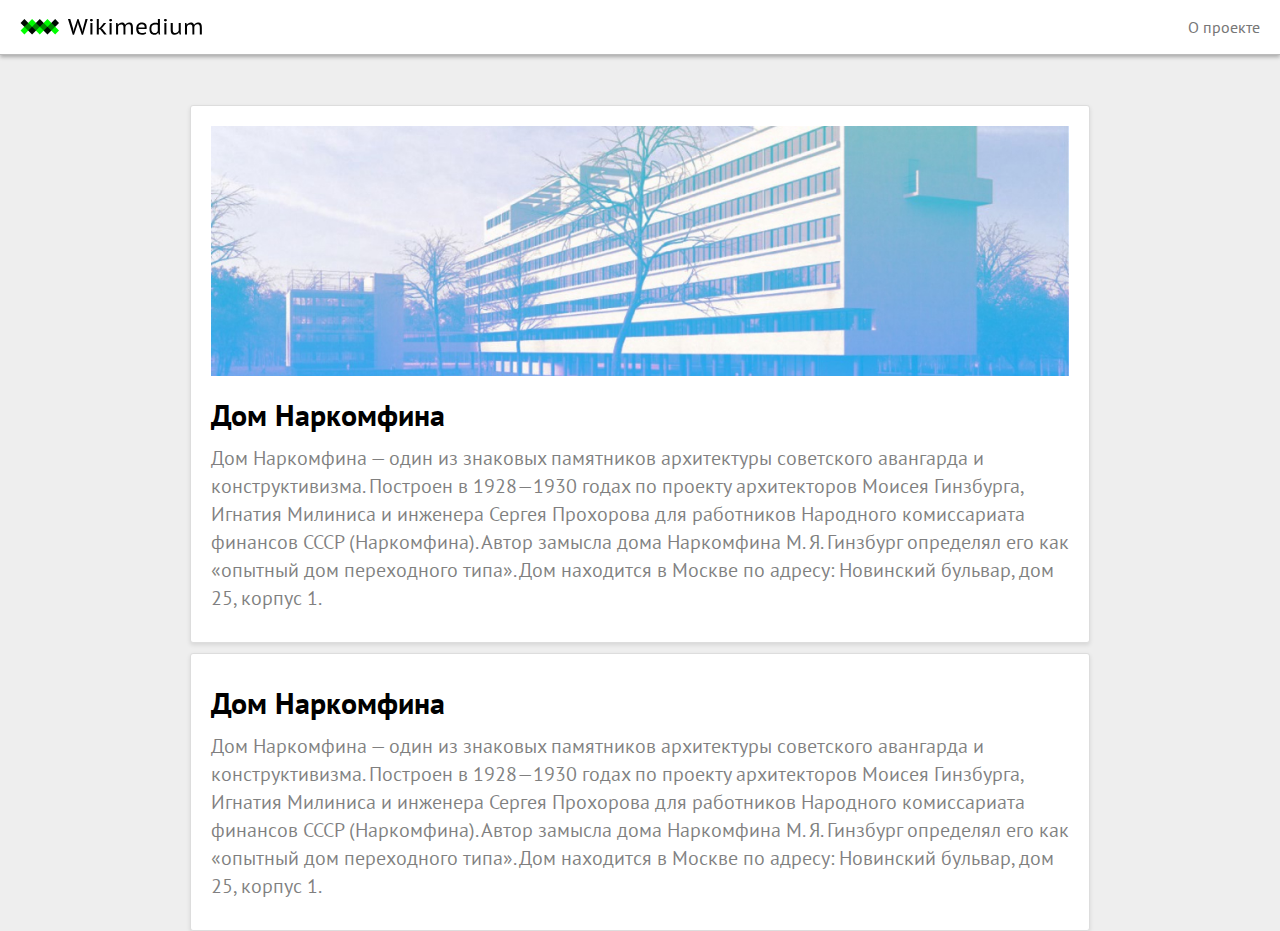
<file: index.html>
<!DOCTYPE html>
<html lang="en" dir="ltr">
  <head>
    <meta charset="utf-8">
    <meta name="viewport" content="width=device-width">
    <title>Главная</title>
    <link rel="stylesheet" href="stylesheets/style.css">
    <link rel="icon" type="image/x-icon" href="images/favicon.ico" />
    <link rel="icon" type="image/png" href="images/favicon.png" />
    <meta property="og:type" content="article">
    <meta property="og:url" content="sordash.github.io">
    <meta property="og:title" content="Wikimedium">
    <meta property="og:description" content="Проект, обучающий основам HTML и CSS">
    <meta property="og:image" content="https://github.com/sordash/domnarkomfina/blob/main/images/narkomfin%201.jpg">
    <style media="screen">
      body {
        background: #eee;
      }
    </style>
  </head>
  <body>
    <!-- шапка -->
    <div class="menubar">
      <a href="index.html"><img src="images/logo.svg" alt=""></a>
      <a href="about.html">О проекте</a>
    </div>
    <!-- карточки -->
    <div class="index_item">
      <img src="images/narkomfin 1.jpg" alt="">
      <h1> Дом Наркомфина</h1>
      <p>Дом Наркомфина — один из знаковых памятников архитектуры советского авангарда и конструктивизма. Построен в 1928—1930 годах по проекту архитекторов Моисея Гинзбурга, Игнатия Милиниса и инженера Сергея Прохорова для работников Народного комиссариата финансов СССР
          (Наркомфина). Автор замысла дома Наркомфина М. Я. Гинзбург определял его как «опытный дом переходного типа». Дом находится в Москве по адресу: Новинский бульвар, дом 25, корпус 1.</p>
      <a href="narkomfin.html"></a>
    </div>
    <div class="index_item">
      <h1> Дом Наркомфина</h1>
      <p>Дом Наркомфина — один из знаковых памятников архитектуры советского авангарда и конструктивизма. Построен в 1928—1930 годах по проекту архитекторов Моисея Гинзбурга, Игнатия Милиниса и инженера Сергея Прохорова для работников Народного комиссариата финансов СССР
          (Наркомфина). Автор замысла дома Наркомфина М. Я. Гинзбург определял его как «опытный дом переходного типа». Дом находится в Москве по адресу: Новинский бульвар, дом 25, корпус 1.</p>
      <a href="narkomfin.html"></a>
    </div>
  </body>
</html>
</file>
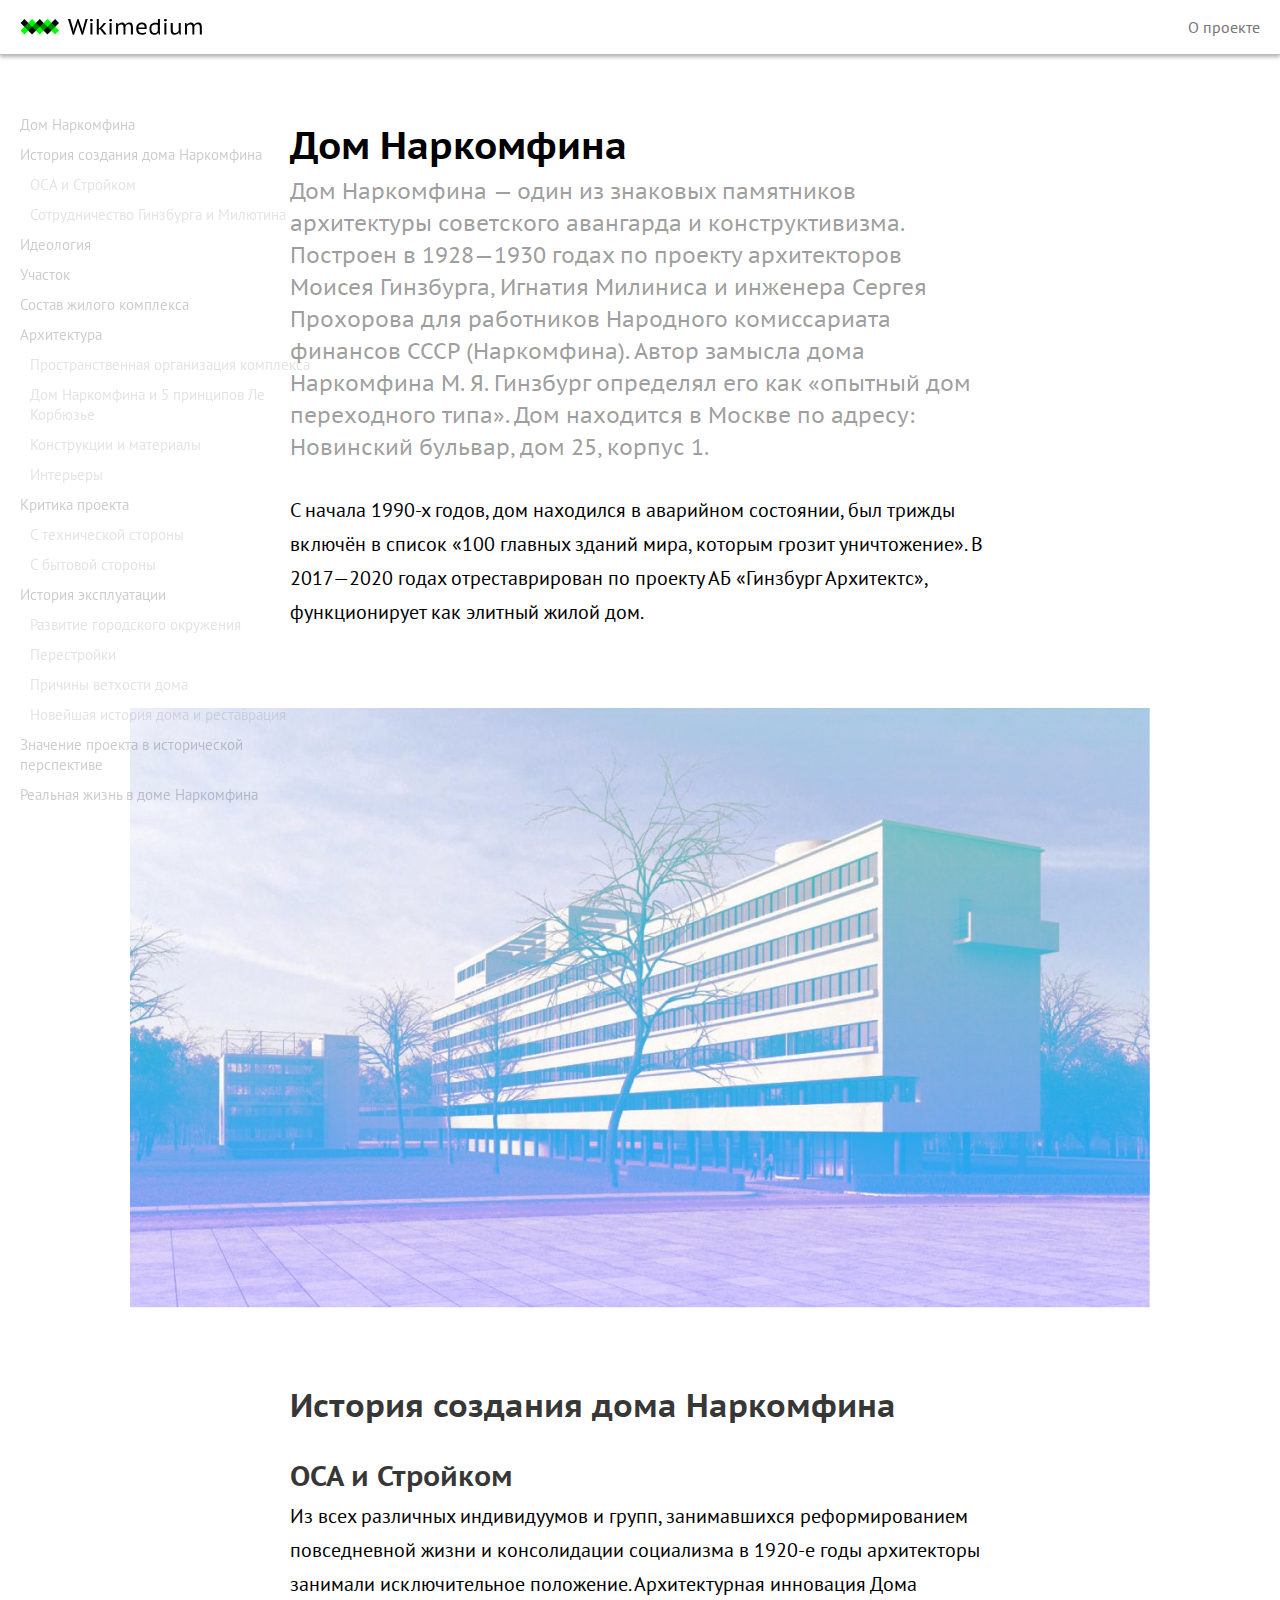
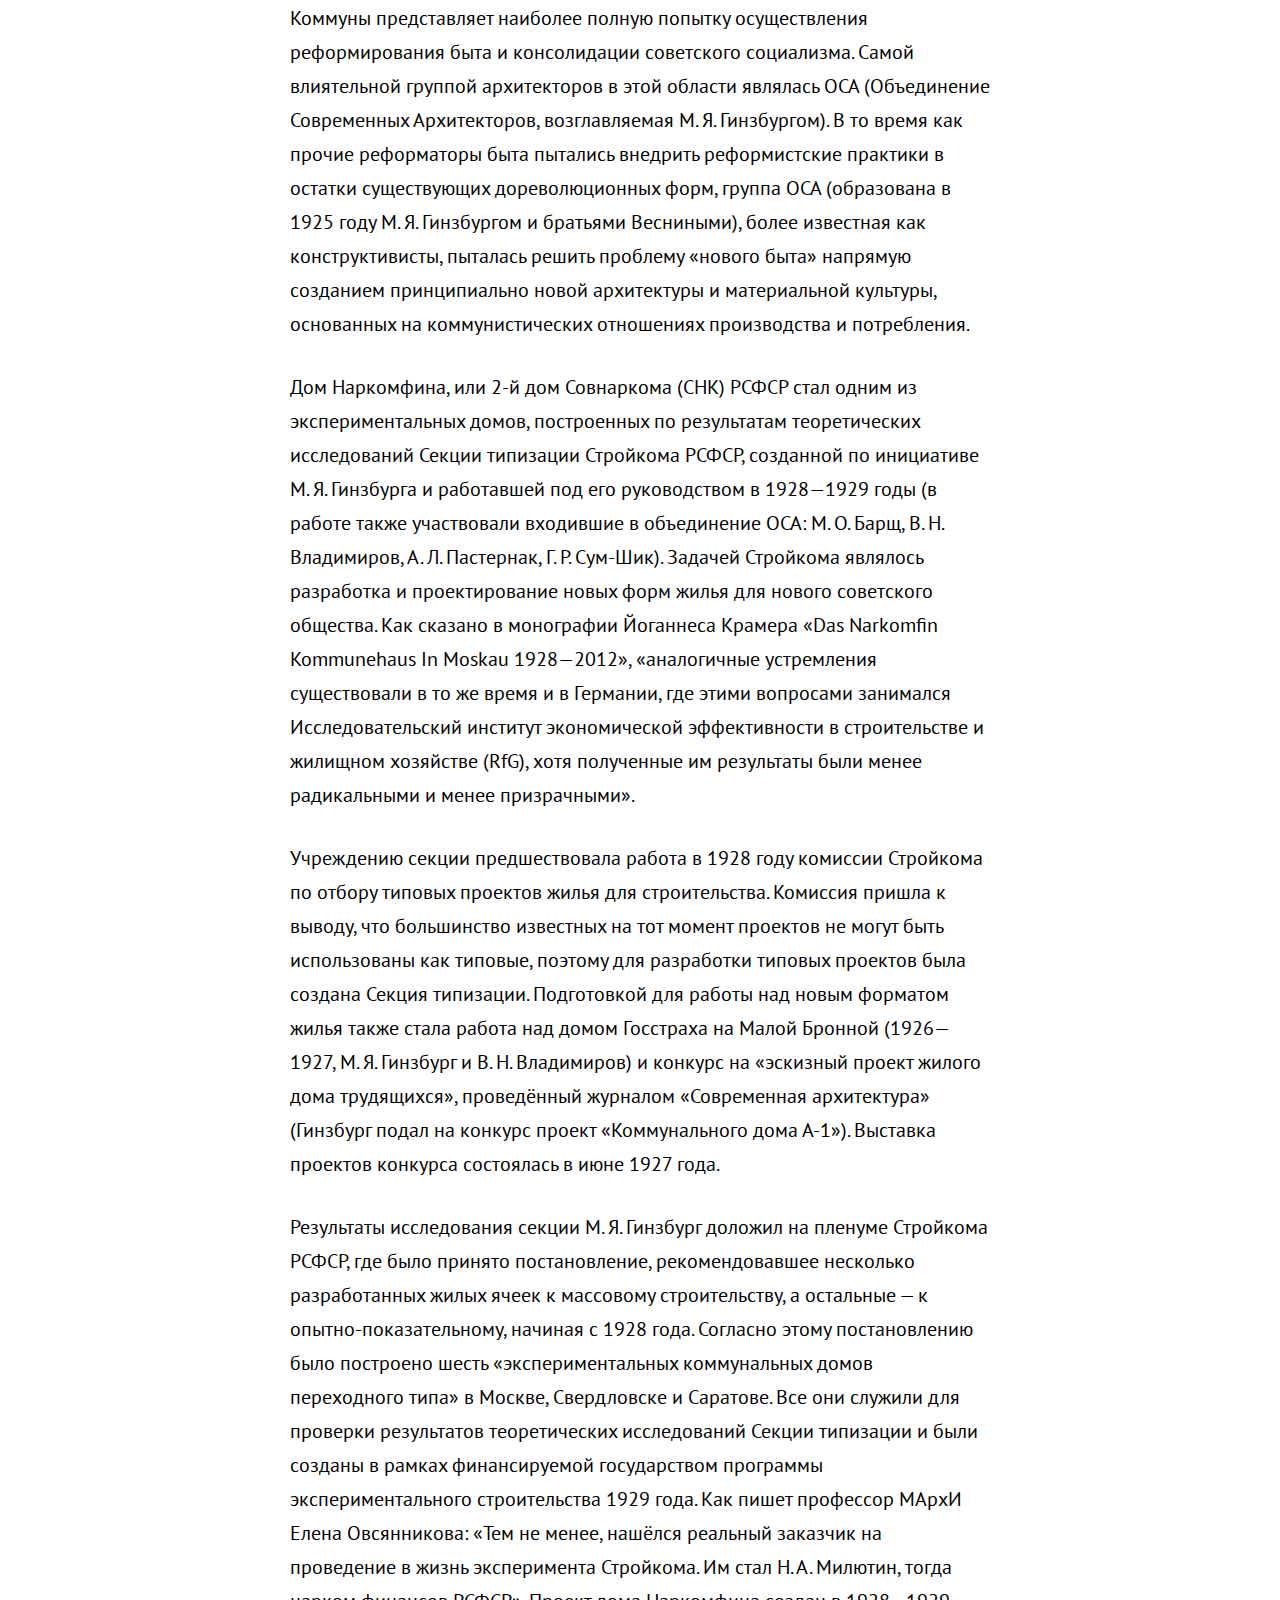
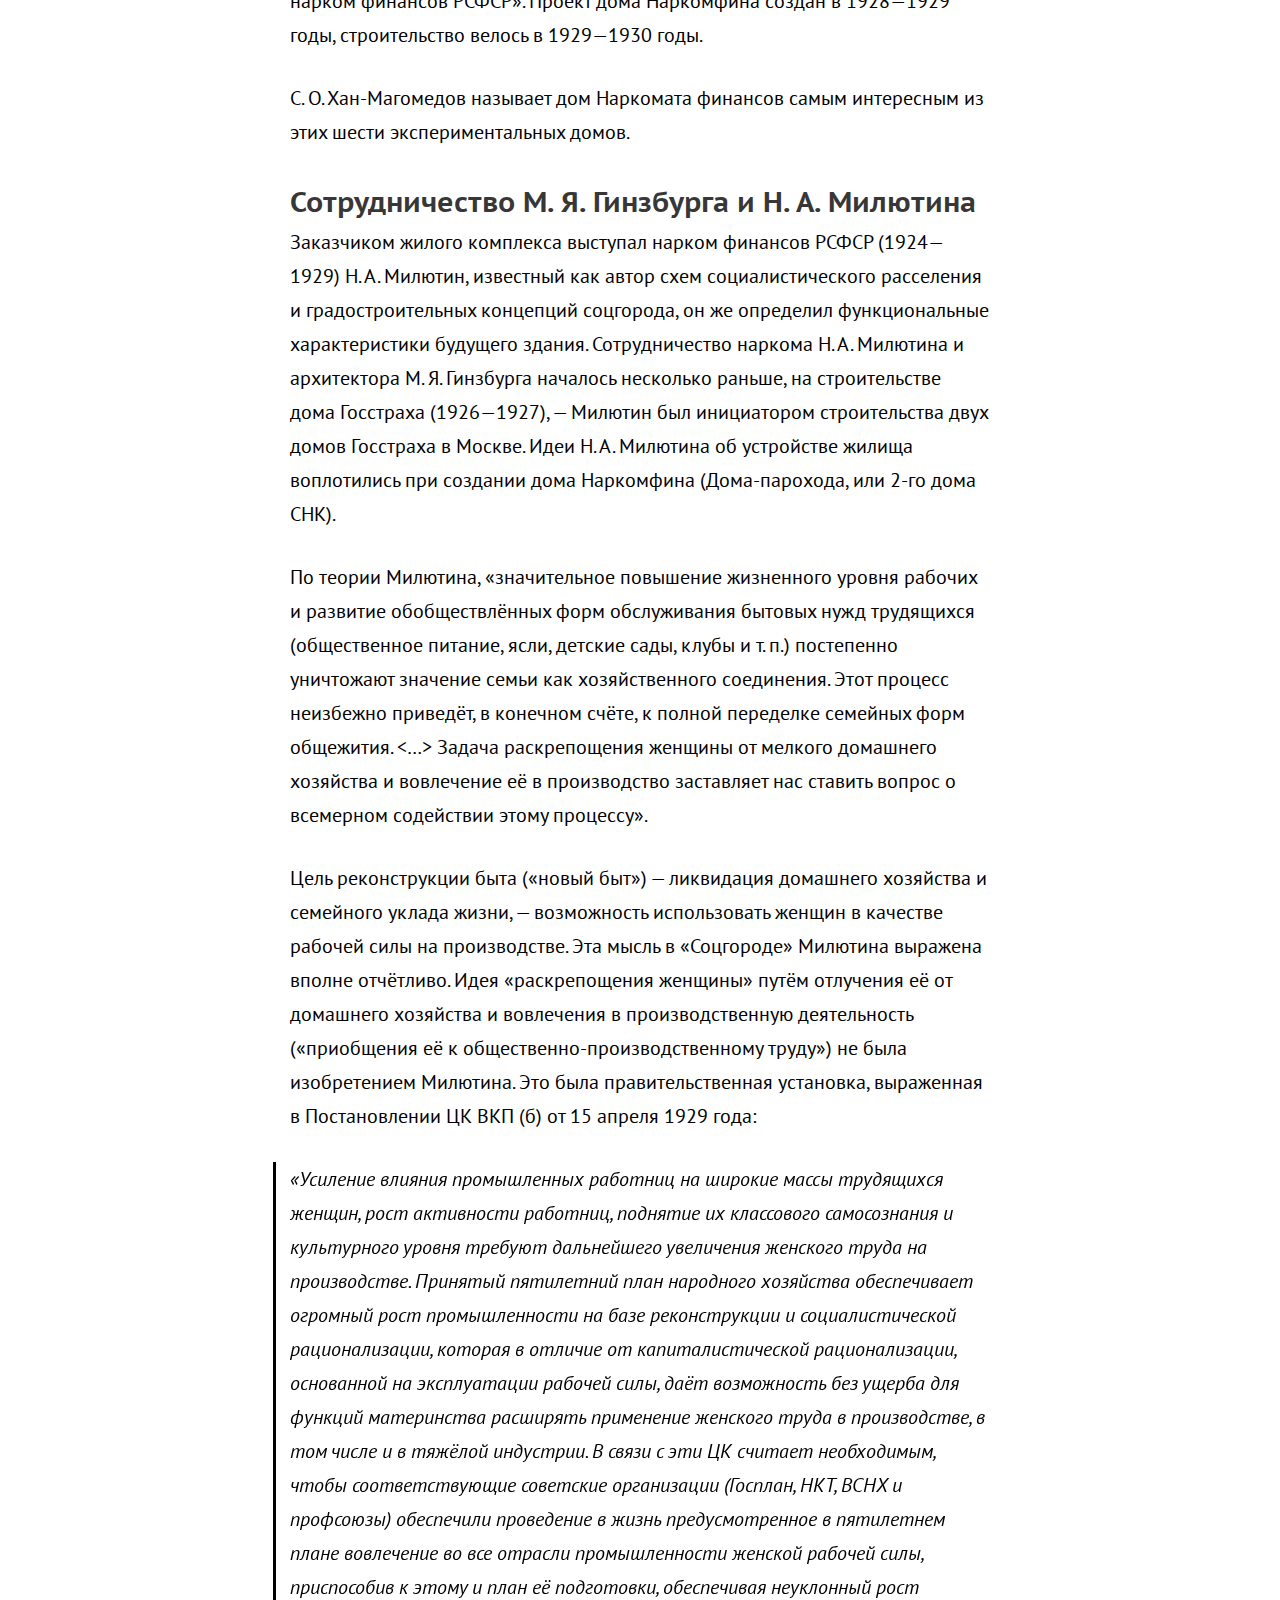
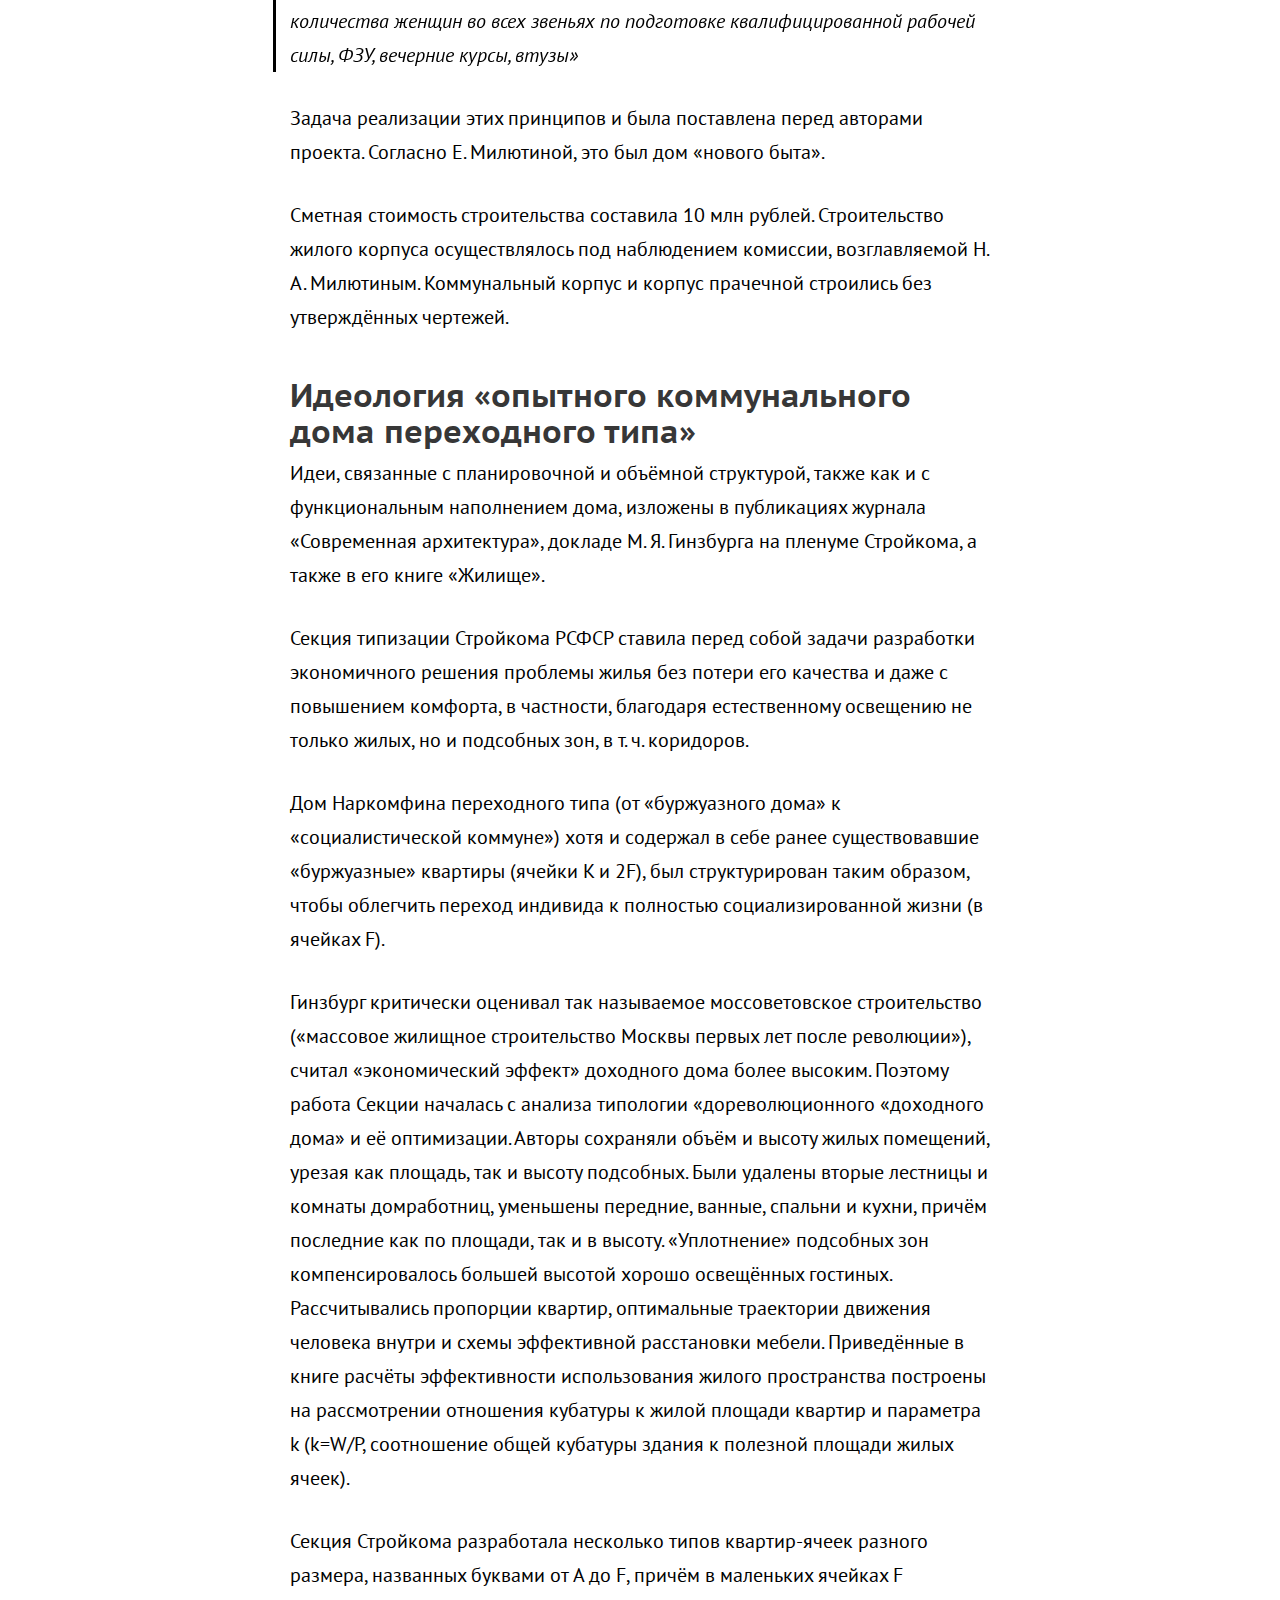
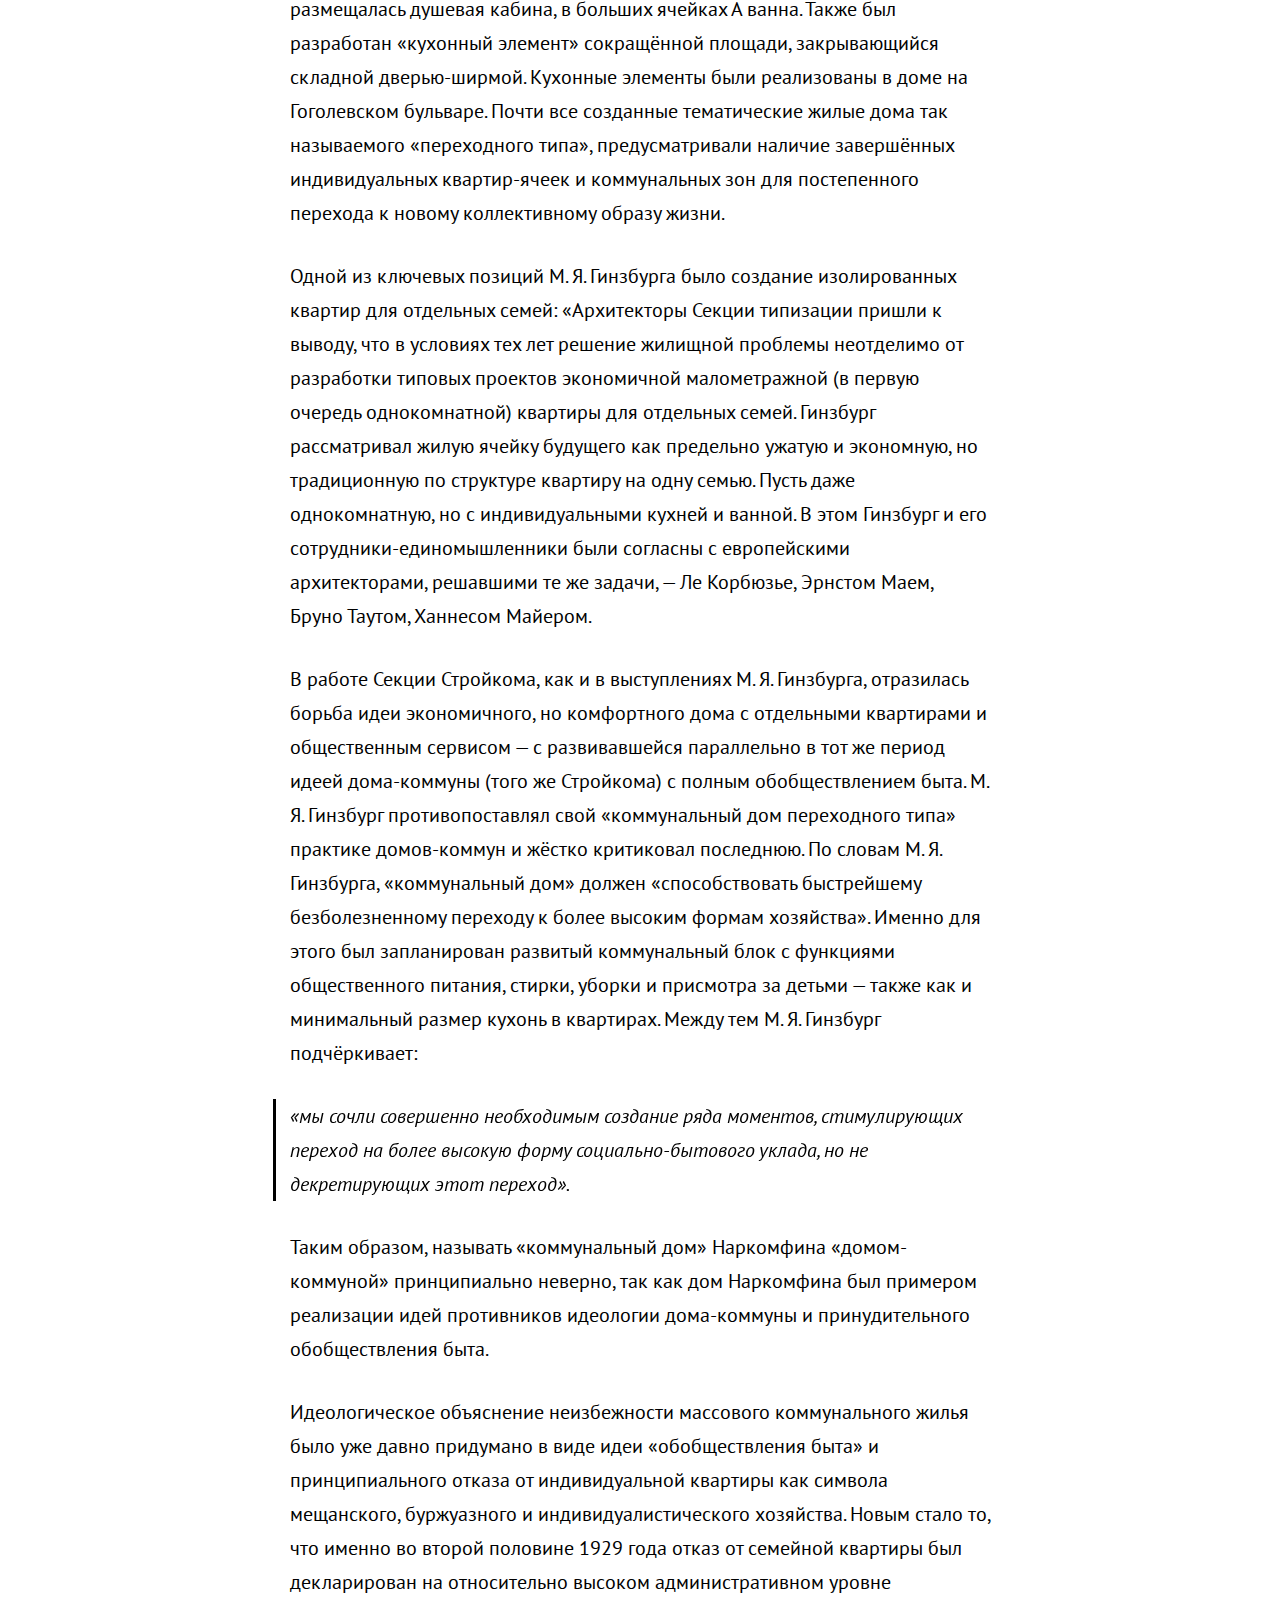
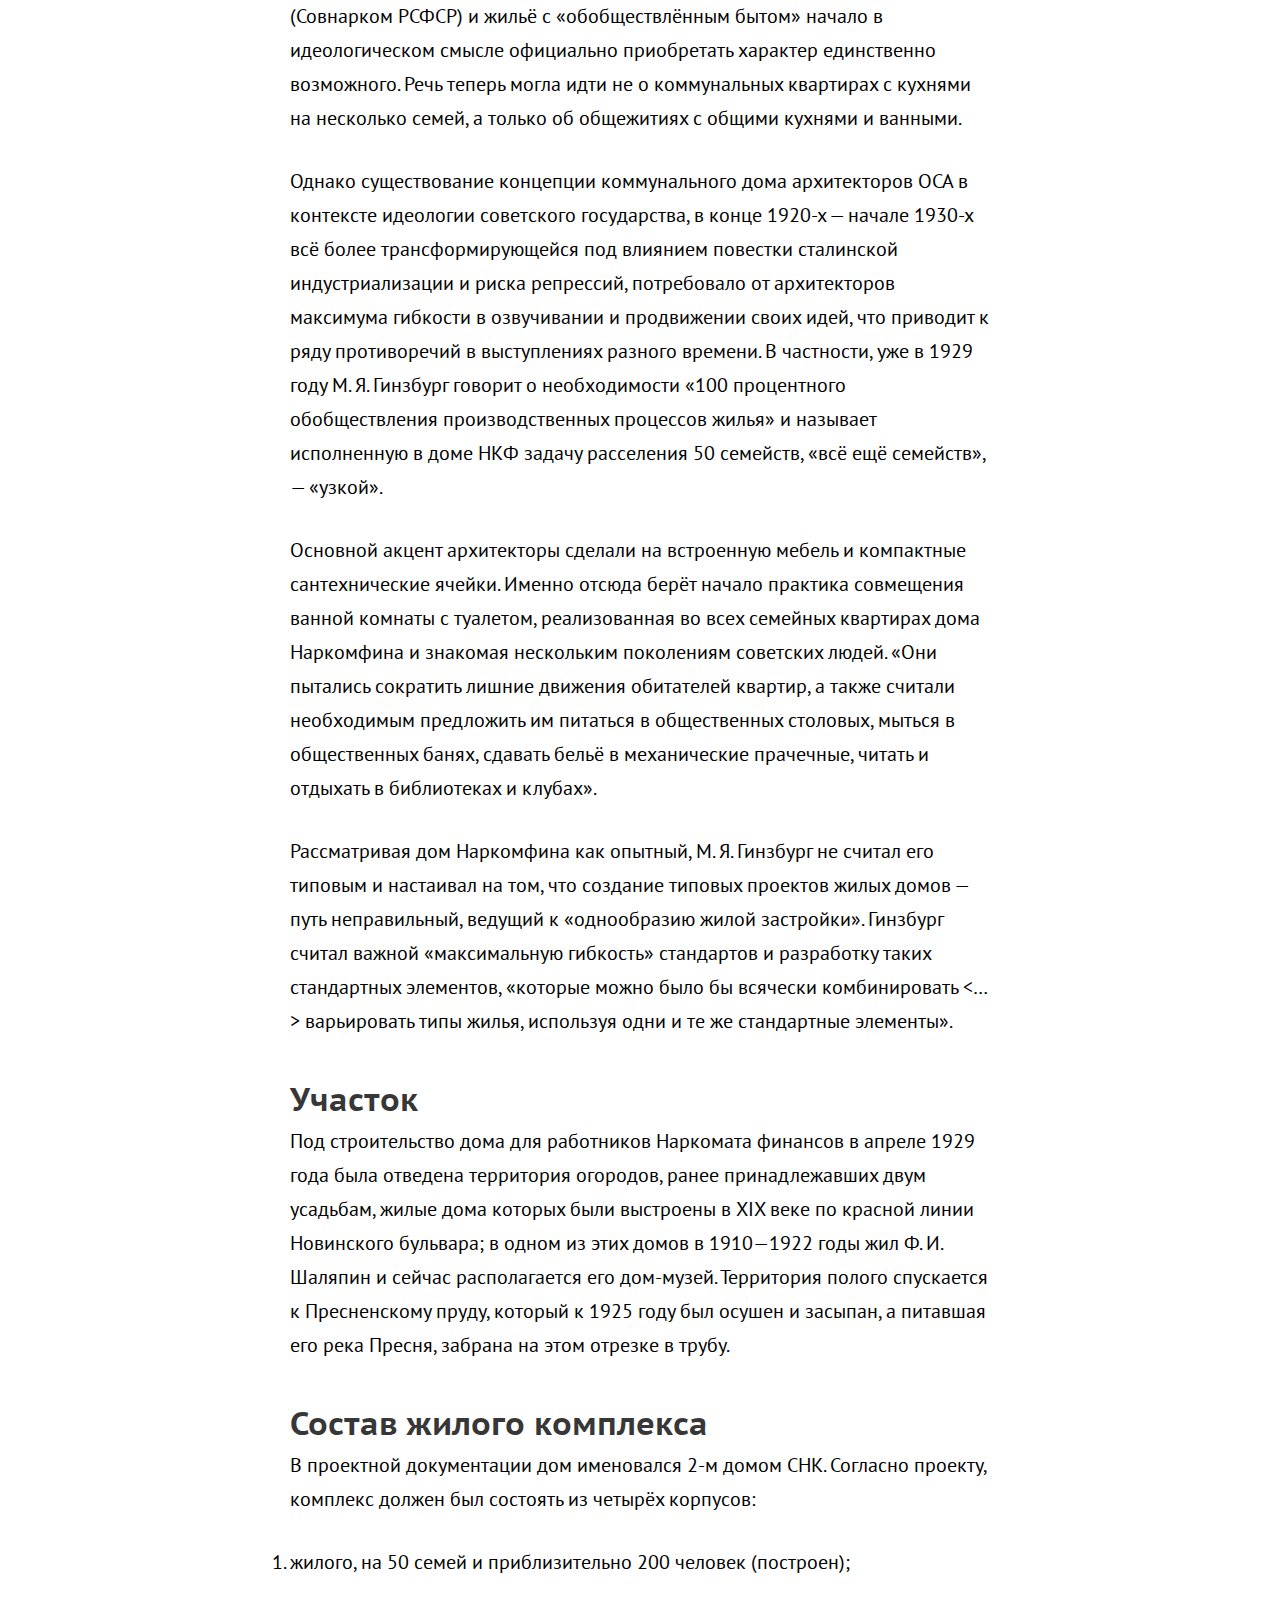
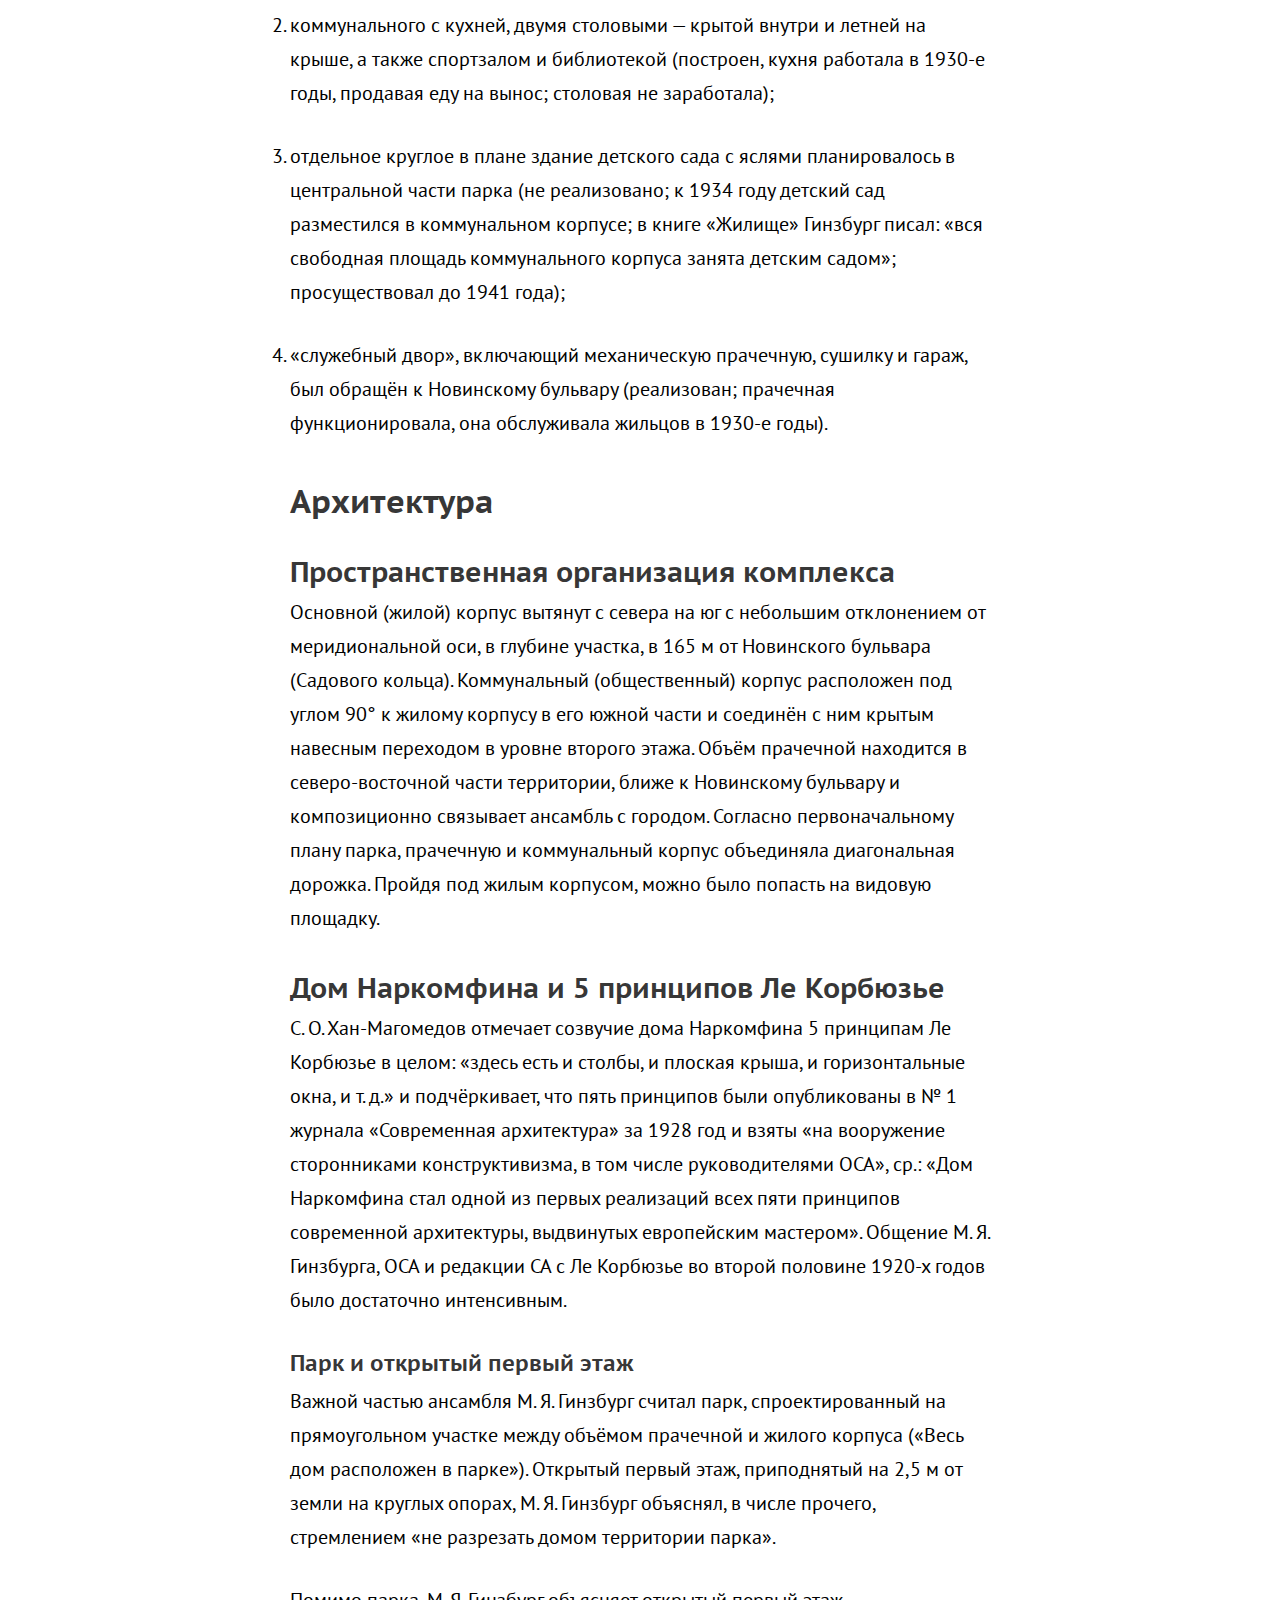
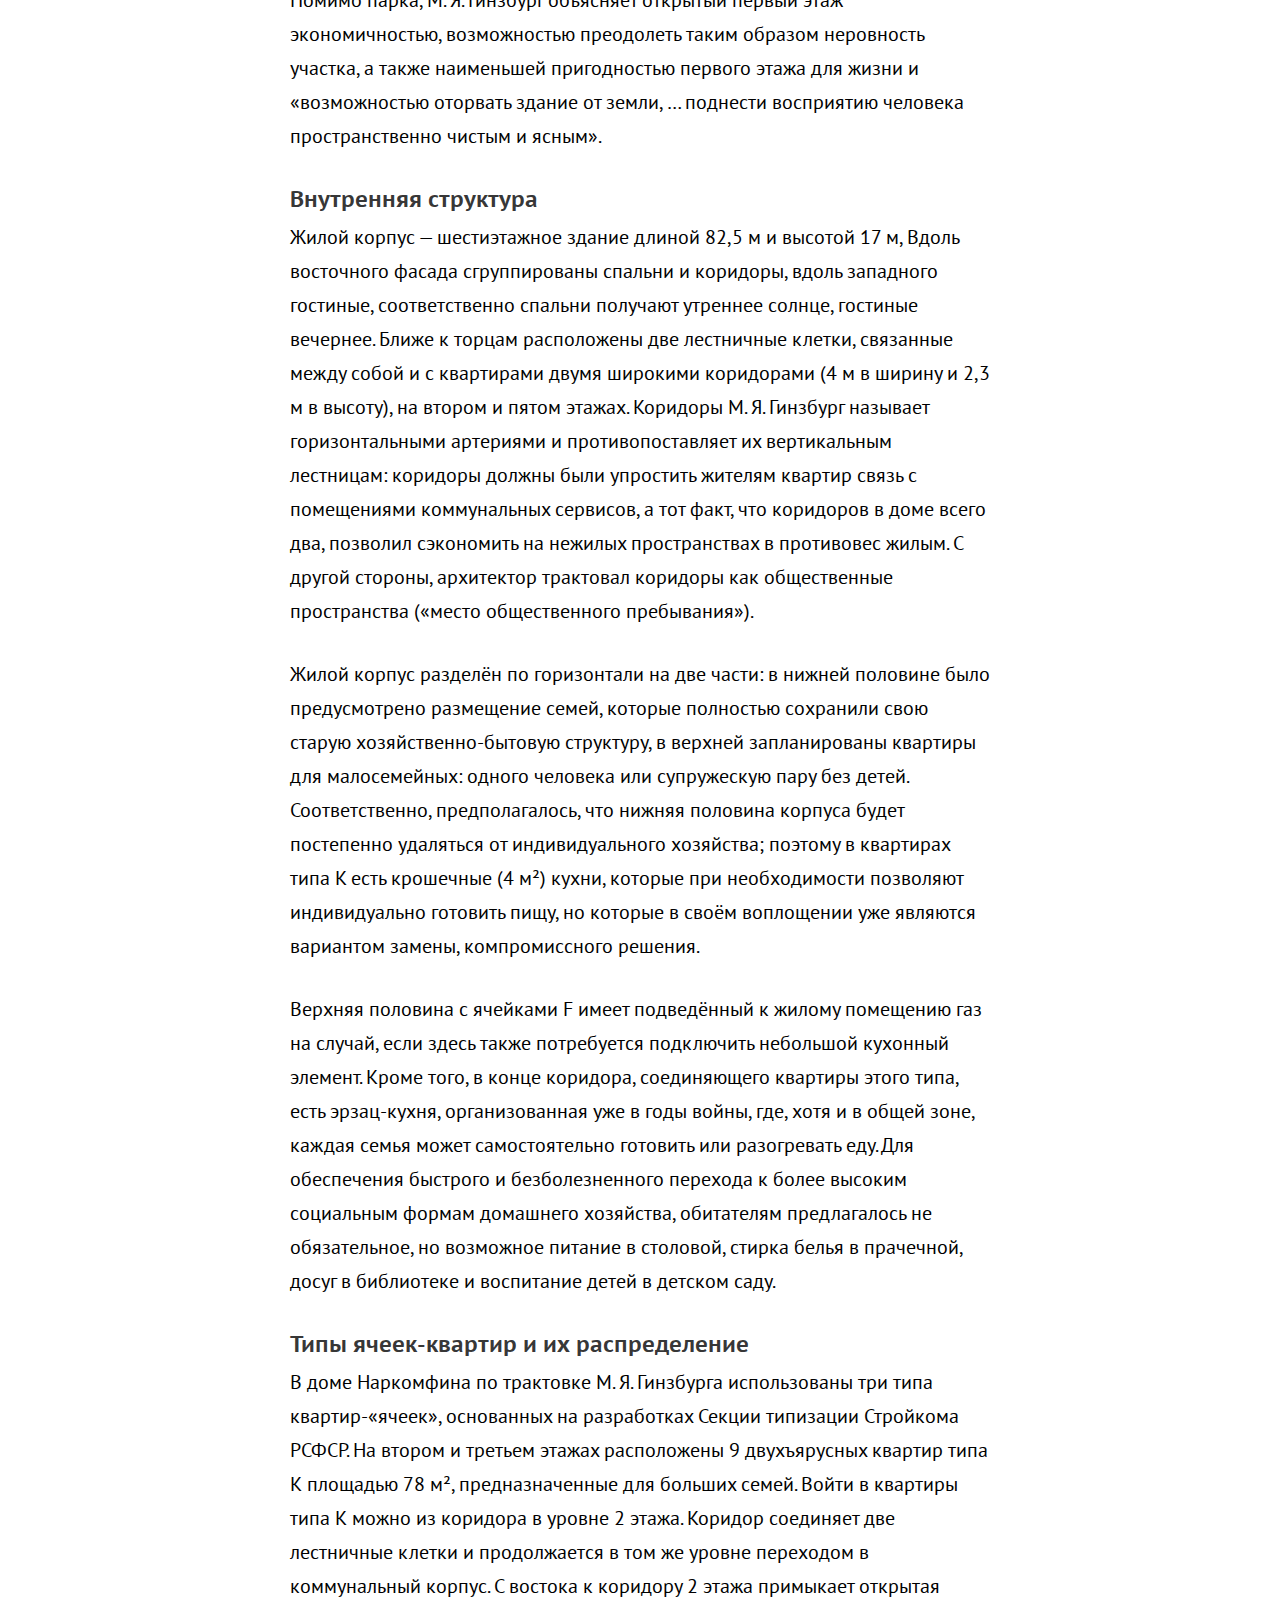
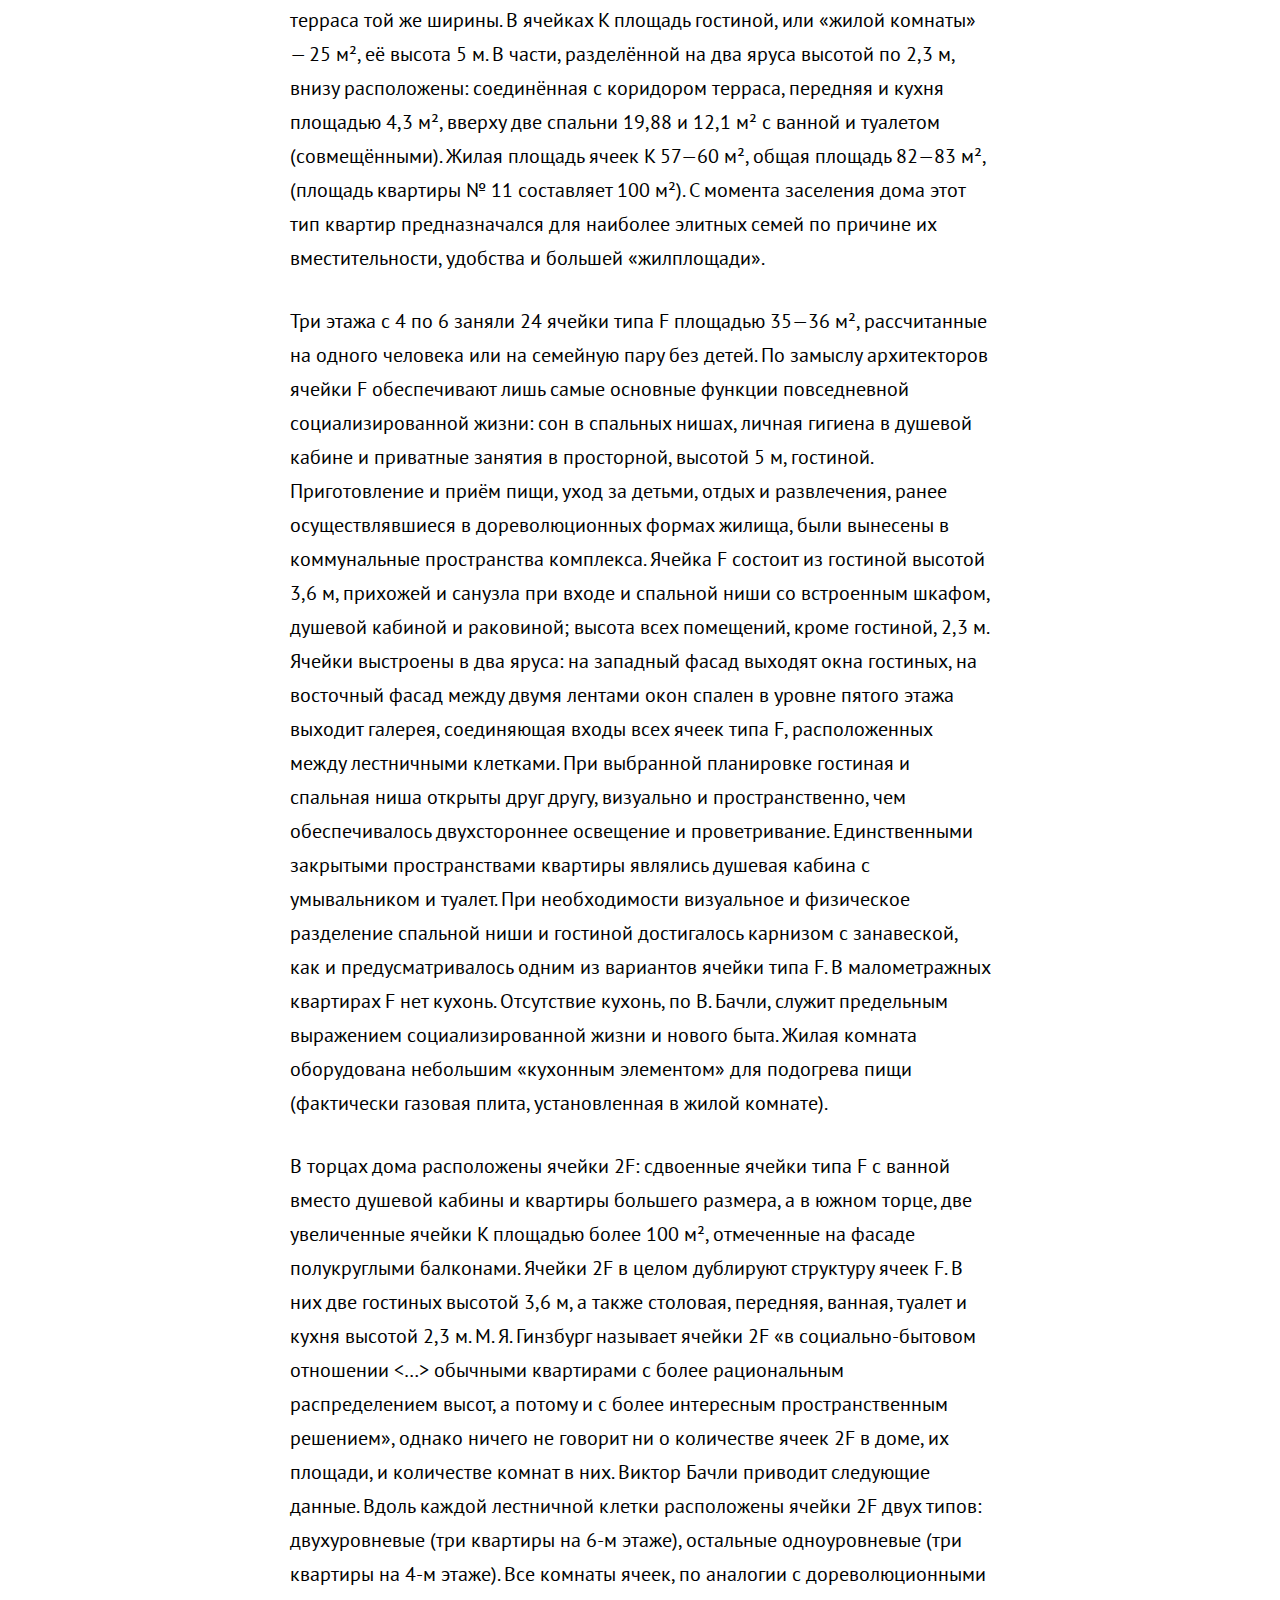
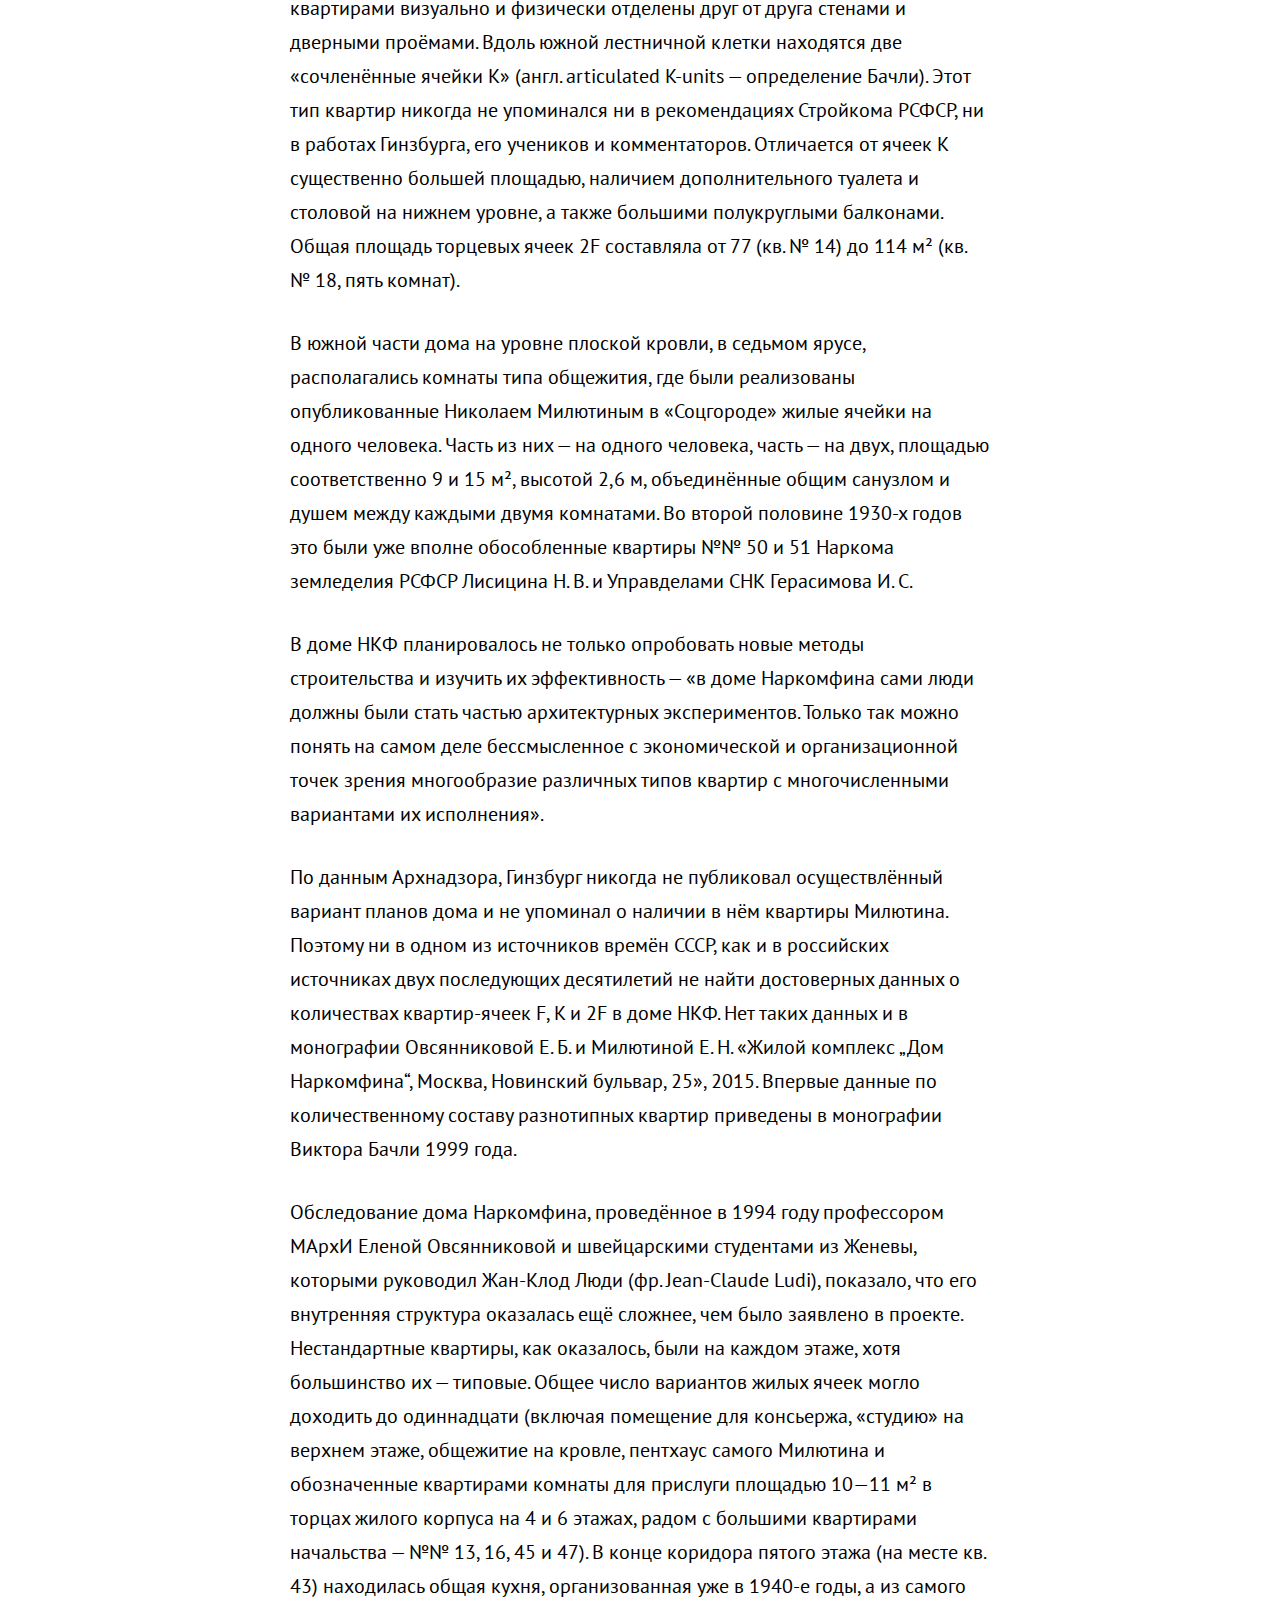
<file: narkomfin/index.html>
<!DOCTYPE html>
<html lang="en" dir="ltr">
  <head>
  <meta charset="utf-8">
  <title>Дом Наркомфина</title>
  <link rel="stylesheet" href="stylesheets/style.css">
  <script src="javascript/jquery-3.6.1.js" charset="utf-8"></script>
  <script>
      $(function() {
    $('.sidebar a').each(function() {
      $(this).on('click', function(e) {
        e.preventDefault();
        var scrollTo = $(this).attr('href');
        var whitespace = scrollTo == '#s1' ? 105 : 30;
        $('html,body').animate({
          scrollTop: $(scrollTo).offset().top - whitespace
        }, 1000);
      });
    });
    });
  </script>
  <link rel="icon" type="image/x-icon" href="images/favicon.ico" />
  <link rel="icon" type="image/png" href="images/favicon.png" />
  </head>

  <body>
    <!-- шапка -->
    <div class="menubar">
      <a href="index.html"><img src="images/logo.svg" alt=""></a>
      <a href="about.html">О проекте</a>
    </div>
  <!-- меню -->
   <nav class="sidebar">
     <ul>
       <li> <a href="#s1">Дом Наркомфина</a> </li>
       <li><a href="#1">История создания дома Наркомфина</a></li>
         <ul>
           <li><a href="#1_1">ОСА и Стройком</a></li>
           <li><a href="#1_2">Сотрудничество Гинзбурга и Милютина</a></li>
         </ul>
       <li><a href="#2">Идеология</a></li>
       <li><a href="#3">Участок</a></li>
       <li><a href="#4">Состав жилого комплекса</a></li>
       <li><a href="#5">Архитектура</a></li>
         <ul>
           <li><a href="#5_1">Пространственная организация комплекса</a></li>
           <li><a href="#5_2">Дом Наркомфина и 5 принципов Ле Корбюзье</a></li>
           <li><a href="#5_3">Конструкции и материалы</a></li>
           <li><a href="#5_4">Интерьеры</a></li>
         </ul>
       <li><a href="#6">Критика проекта</a></li>
         <ul>
           <li><a href="#6_1">С технической стороны</a></li>
           <li><a href="#6_2">С бытовой стороны</a></li>
         </ul>
       <li><a href="#7">История эксплуатации</a></li>
         <ul>
           <li><a href="#7_1">Развитие городского окружения</a></li>
           <li><a href="#7_2">Перестройки</a></li>
           <li><a href="#7_3">Причины ветхости дома</a></li>
           <li><a href="#7_4">Новейшая история дома и реставрация</a></li>
         </ul>
       <li><a href="#8">Значение проекта в исторической перспективе</a></li>
       <li><a href="#9">Реальная жизнь в доме Наркомфина</a></li>
     </ul>
   </nav>

  <!-- содержимое -->
  <article class="">
    <h1 id="s1"> Дом Наркомфина</h1>    <p><strong>Дом Наркомфина</strong> — один из знаковых памятников архитектуры советского
        <a ef=https://ru.wikipedia.org/wiki/%D0%90%D0%B2%D0%B0%D0%BD%D0%B3%D0%B0%D1%80%D0%B4_(%D0%B8%D1%81%D0%BA%D1%83%D1%81%D1%81%D1%82%D0%B2%D0%BE)>авангарда</a>
        и <a ef=https://ru.wikipedia.org/wiki/%D0%9A%D0%BE%D0%BD%D1%81%D1%82%D1%80%D1%83%D0%BA%D1%82%D0%B8%D0%B2%D0%B8%D0%B7%D0%BC_(%D0%B8%D1%81%D0%BA%D1%83%D1%81%D1%81%D1%82%D0%B2%D0%BE)>конструктивизма</a>.
        Построен в <a ef=https://ru.wikipedia.org/wiki/1928_%D0%B3%D0%BE%D0%B4>1928</a>—<a ef=https://ru.wikipedia.org/wiki/1930_%D0%B3%D0%BE%D0%B4>1930 годах</a>
        по проекту архитекторов <a ef=https://ru.wikipedia.org/wiki/%D0%93%D0%B8%D0%BD%D0%B7%D0%B1%D1%83%D1%80%D0%B3,_%D0%9C%D0%BE%D0%B8%D1%81%D0%B5%D0%B9_%D0%AF%D0%BA%D0%BE%D0%B2%D0%BB%D0%B5%D0%B2%D0%B8%D1%87>Моисея Гинзбурга</a>,
        <a ef=https://ru.wikipedia.org/wiki/%D0%9C%D0%B8%D0%BB%D0%B8%D0%BD%D0%B8%D1%81,_%D0%98%D0%B3%D0%BD%D0%B0%D1%82%D0%B8%D0%B9_%D0%A4%D1%80%D0%B0%D0%BD%D1%86%D0%B5%D0%B2%D0%B8%D1%87>Игнатия Милиниса</a> и инженера <a ef=https://ru.wikipedia.org/wiki/%D0%A1%D0%B5%D1%80%D0%B3%D0%B5%D0%B9_%D0%9B%D1%8C%D0%B2%D0%BE%D0%B2%D0%B8%D1%87_%D0%9F%D1%80%D0%BE%D1%85%D0%BE%D1%80%D0%BE%D0%B2>Сергея Прохорова</a> для работников
        <a ef=https://ru.wikipedia.org/wiki/%D0%9D%D0%B0%D1%80%D0%BE%D0%B4%D0%BD%D1%8B%D0%B9_%D0%BA%D0%BE%D0%BC%D0%B8%D1%81%D1%81%D0%B0%D1%80%D0%B8%D0%B0%D1%82_%D1%84%D0%B8%D0%BD%D0%B0%D0%BD%D1%81%D0%BE%D0%B2_%D0%A1%D0%A1%D0%A1%D0%A0>Народного комиссариата финансов СССР</a>
        (Наркомфина). Автор замысла дома Наркомфина М. Я. Гинзбург определял его как «опытный дом переходного
        типа». Дом находится в <a ef=https://ru.wikipedia.org/wiki/%D0%9C%D0%BE%D1%81%D0%BA%D0%B2%D0%B0>Москве</a> по адресу: <a ef=https://ru.wikipedia.org/wiki/%D0%9D%D0%BE%D0%B2%D0%B8%D0%BD%D1%81%D0%BA%D0%B8%D0%B9_%D0%B1%D1%83%D0%BB%D1%8C%D0%B2%D0%B0%D1%80>Новинский бульвар</a>, дом 25, корпус 1.</p>
    <p>С начала 1990-х годов, дом находился в аварийном состоянии, был трижды включён в список
     «100 главных зданий мира, которым грозит уничтожение». В 2017—2020 годах отреставрирован по проекту АБ «Гинзбург Архитектс», функционирует как элитный жилой дом.</p>
    <img src="images/narkomfin 1.jpg" alt="Narkomfin">


    <h2 id="1">История создания дома Наркомфина</h2>
    <h3 id="1_1">ОСА и Стройком</h3>
    <p>Из всех различных индивидуумов и групп, занимавшихся реформированием повседневной жизни
       и консолидации социализма в 1920-е годы архитекторы занимали исключительное положение.
       Архитектурная инновация Дома Коммуны представляет наиболее полную попытку осуществления реформирования
       быта и консолидации советского социализма. Самой влиятельной группой архитекторов
       в этой области являлась ОСА (Объединение Современных Архитекторов, возглавляемая М. Я. Гинзбургом).
       В то время как прочие реформаторы быта пытались внедрить реформистские практики в остатки существующих
       дореволюционных форм, группа ОСА (образована в 1925 году М. Я. Гинзбургом и братьями Весниными), более
       известная как конструктивисты, пыталась решить проблему «нового быта» напрямую созданием принципиально
       новой архитектуры и материальной культуры, основанных на коммунистических отношениях производства и потребления.</p>
    <p>Дом Наркомфина, или 2-й дом Совнаркома (СНК) РСФСР стал одним из экспериментальных домов, построенных по результатам
      теоретических исследований Секции типизации Стройкома РСФСР, созданной по инициативе М. Я. Гинзбурга и работавшей под его
      руководством в 1928—1929 годы (в работе также участвовали входившие в объединение ОСА: М. О. Барщ, В. Н. Владимиров, А. Л. Пастернак, Г. Р. Сум-Шик).
      Задачей Стройкома являлось разработка и проектирование новых форм жилья для нового советского общества. Как сказано в монографии Йоганнеса Крамера
      «Das Narkomfin Kommunehaus In Moskau 1928—2012», «аналогичные устремления существовали в то же время и в Германии, где этими вопросами занимался
      Исследовательский институт экономической эффективности в строительстве и жилищном хозяйстве (RfG), хотя полученные им результаты были менее радикальными и менее призрачными».</p>
    <p>Учреждению секции предшествовала работа в 1928 году комиссии Стройкома по отбору типовых проектов жилья для строительства.
      Комиссия пришла к выводу, что большинство известных на тот момент проектов не могут быть использованы как типовые, поэтому для разработки типовых проектов была создана Секция типизации.
      Подготовкой для работы над новым форматом жилья также стала работа над домом Госстраха на Малой Бронной (1926—1927, М. Я. Гинзбург и В. Н. Владимиров)
      и конкурс на «эскизный проект жилого дома трудящихся», проведённый журналом «Современная архитектура»
      (Гинзбург подал на конкурс проект «Коммунального дома А-1»). Выставка проектов конкурса состоялась в июне 1927 года.</p>
    <p>Результаты исследования секции М. Я. Гинзбург доложил на пленуме Стройкома РСФСР, где было принято постановление, рекомендовавшее несколько разработанных жилых ячеек к массовому строительству, а остальные — к опытно-показательному, начиная с 1928 года. Согласно этому постановлению было построено шесть «экспериментальных коммунальных домов переходного типа» в Москве, Свердловске и Саратове. Все они служили для проверки результатов теоретических исследований Секции типизации и были созданы в рамках финансируемой государством программы экспериментального строительства 1929 года. Как пишет профессор МАрхИ Елена Овсянникова: «Тем не менее, нашёлся реальный заказчик на проведение в жизнь эксперимента Стройкома. Им стал Н. А. Милютин, тогда нарком финансов РСФСР». Проект дома Наркомфина создан в 1928—1929 годы, строительство велось в 1929—1930 годы.</p>
    <p>С. О. Хан-Магомедов называет дом Наркомата финансов самым интересным из этих шести экспериментальных домов.</p>
    <h3 id="1_2">Сотрудничество М. Я. Гинзбурга и Н. А. Милютина</h3>
    <p>Заказчиком жилого комплекса выступал нарком финансов РСФСР (1924—1929) Н. А. Милютин, известный как автор схем социалистического расселения и градостроительных концепций соцгорода, он же определил функциональные характеристики будущего здания. Сотрудничество наркома Н. А. Милютина и архитектора М. Я. Гинзбурга началось несколько раньше, на строительстве дома Госстраха (1926—1927), — Милютин был инициатором строительства двух домов Госстраха в Москве. Идеи Н. А. Милютина об устройстве жилища воплотились при создании дома Наркомфина (Дома-парохода, или 2-го дома СНК).</p>
    <p>По теории Милютина, «значительное повышение жизненного уровня рабочих и развитие обобществлённых форм обслуживания бытовых нужд трудящихся (общественное питание, ясли, детские сады, клубы и т. п.) постепенно уничтожают значение семьи как хозяйственного соединения. Этот процесс неизбежно приведёт, в конечном счёте, к полной переделке семейных форм общежития. <…> Задача раскрепощения женщины от мелкого домашнего хозяйства и вовлечение её в производство заставляет нас ставить вопрос о всемерном содействии этому процессу».</p>
    <p>Цель реконструкции быта («новый быт») — ликвидация домашнего хозяйства и семейного уклада жизни, — возможность использовать женщин в качестве рабочей силы на производстве. Эта мысль в «Соцгороде» Милютина выражена вполне отчётливо. Идея «раскрепощения женщины» путём отлучения её от домашнего хозяйства и вовлечения в производственную деятельность («приобщения её к общественно-производственному труду») не была изобретением Милютина. Это была правительственная установка, выраженная в Постановлении ЦК ВКП (б) от 15 апреля 1929 года:</p>
    <blockquote cite=https://ru.wikipedia.org/wiki/%D0%94%D0%BE%D0%BC_%D0%9D%D0%B0%D1%80%D0%BA%D0%BE%D0%BC%D1%84%D0%B8%D0%BD%D0%B0>
    «Усиление влияния промышленных работниц на широкие массы трудящихся женщин, рост активности работниц, поднятие их классового самосознания и культурного уровня требуют дальнейшего увеличения женского труда на производстве. Принятый пятилетний план народного хозяйства обеспечивает огромный рост промышленности на базе реконструкции и социалистической рационализации, которая в отличие от капиталистической рационализации, основанной на эксплуатации рабочей силы, даёт возможность без ущерба для функций материнства расширять применение женского труда в производстве, в том числе и в тяжёлой индустрии. В связи с эти ЦК считает необходимым, чтобы соответствующие советские организации (Госплан, НКТ, ВСНХ и профсоюзы) обеспечили проведение в жизнь предусмотренное в пятилетнем плане вовлечение во все отрасли промышленности женской рабочей силы, приспособив к этому и план её подготовки, обеспечивая неуклонный рост количества женщин во всех звеньях по подготовке квалифицированной рабочей силы, ФЗУ, вечерние курсы, втузы»
    </blockquote>
    <p>Задача реализации этих принципов и была поставлена перед авторами проекта. Согласно Е. Милютиной, это был дом «нового быта».</p>
    <p>Сметная стоимость строительства составила 10 млн рублей. Строительство жилого корпуса осуществлялось под наблюдением комиссии, возглавляемой Н. А. Милютиным. Коммунальный корпус и корпус прачечной строились без утверждённых чертежей.</p>
    <h2 id="2">Идеология «опытного коммунального дома переходного типа»</h2>
    <p>Идеи, связанные с планировочной и объёмной структурой, также как и с функциональным наполнением дома, изложены в публикациях журнала «Современная архитектура», докладе М. Я. Гинзбурга на пленуме Стройкома, а также в его книге «Жилище».</p>
    <p>Секция типизации Стройкома РСФСР ставила перед собой задачи разработки экономичного решения проблемы жилья без потери его качества и даже с повышением комфорта, в частности, благодаря естественному освещению не только жилых, но и подсобных зон, в т. ч. коридоров.</p>
    <p>Дом Наркомфина переходного типа (от «буржуазного дома» к «социалистической коммуне») хотя и содержал в себе ранее существовавшие «буржуазные» квартиры (ячейки K и 2F), был структурирован таким образом, чтобы облегчить переход индивида к полностью социализированной жизни (в ячейках F).</p>
    <p>Гинзбург критически оценивал так называемое моссоветовское строительство («массовое жилищное строительство Москвы первых лет после революции»), считал «экономический эффект» доходного дома более высоким. Поэтому работа Секции началась с анализа типологии «дореволюционного «доходного дома» и её оптимизации. Авторы сохраняли объём и высоту жилых помещений, урезая как площадь, так и высоту подсобных. Были удалены вторые лестницы и комнаты домработниц, уменьшены передние, ванные, спальни и кухни, причём последние как по площади, так и в высоту. «Уплотнение» подсобных зон компенсировалось большей высотой хорошо освещённых гостиных. Рассчитывались пропорции квартир, оптимальные траектории движения человека внутри и схемы эффективной расстановки мебели. Приведённые в книге расчёты эффективности использования жилого пространства построены на рассмотрении отношения кубатуры к жилой площади квартир и параметра k (k=W/P, соотношение общей кубатуры здания к полезной площади жилых ячеек).</p>
    <p>Секция Стройкома разработала несколько типов квартир-ячеек разного размера, названных буквами от A до F, причём в маленьких ячейках F размещалась душевая кабина, в больших ячейках А ванна. Также был разработан «кухонный элемент» сокращённой площади, закрывающийся складной дверью-ширмой. Кухонные элементы были реализованы в доме на Гоголевском бульваре. Почти все созданные тематические жилые дома так называемого «переходного типа», предусматривали наличие завершённых индивидуальных квартир-ячеек и коммунальных зон для постепенного перехода к новому коллективному образу жизни.</p>
    <p>Одной из ключевых позиций М. Я. Гинзбурга было создание изолированных квартир для отдельных семей: «Архитекторы Секции типизации пришли к выводу, что в условиях тех лет решение жилищной проблемы неотделимо от разработки типовых проектов экономичной малометражной (в первую очередь однокомнатной) квартиры для отдельных семей. Гинзбург рассматривал жилую ячейку будущего как предельно ужатую и экономную, но традиционную по структуре квартиру на одну семью. Пусть даже однокомнатную, но с индивидуальными кухней и ванной. В этом Гинзбург и его сотрудники-единомышленники были согласны с европейскими архитекторами, решавшими те же задачи, — Ле Корбюзье, Эрнстом Маем, Бруно Таутом, Ханнесом Майером.</p>
    <p>В работе Секции Стройкома, как и в выступлениях М. Я. Гинзбурга, отразилась борьба идеи экономичного, но комфортного дома с отдельными квартирами и общественным сервисом — с развивавшейся параллельно в тот же период идеей дома-коммуны (того же Стройкома) с полным обобществлением быта. М. Я. Гинзбург противопоставлял свой «коммунальный дом переходного типа» практике домов-коммун и жёстко критиковал последнюю. По словам М. Я. Гинзбурга, «коммунальный дом» должен «способствовать быстрейшему безболезненному переходу к более высоким формам хозяйства». Именно для этого был запланирован развитый коммунальный блок с функциями общественного питания, стирки, уборки и присмотра за детьми — также как и минимальный размер кухонь в квартирах. Между тем М. Я. Гинзбург подчёркивает:
    </p>
    <blockquote cite=https://ru.wikipedia.org/wiki/%D0%94%D0%BE%D0%BC_%D0%9D%D0%B0%D1%80%D0%BA%D0%BE%D0%BC%D1%84%D0%B8%D0%BD%D0%B0>
      <em>«мы сочли совершенно необходимым создание ряда моментов, стимулирующих переход на более высокую форму социально-бытового уклада, но не декретирующих этот переход».</em>
    </blockquote>
    <p>Таким образом, называть «коммунальный дом» Наркомфина «домом-коммуной» принципиально неверно, так как дом Наркомфина был примером реализации идей противников идеологии дома-коммуны и принудительного обобществления быта.</p>
    <p>Идеологическое объяснение неизбежности массового коммунального жилья было уже давно придумано в виде идеи «обобществления быта» и принципиального отказа от индивидуальной квартиры как символа мещанского, буржуазного и индивидуалистического хозяйства. Новым стало то, что именно во второй половине 1929 года отказ от семейной квартиры был декларирован на относительно высоком административном уровне (Совнарком РСФСР) и жильё с «обобществлённым бытом» начало в идеологическом смысле официально приобретать характер единственно возможного. Речь теперь могла идти не о коммунальных квартирах с кухнями на несколько семей, а только об общежитиях с общими кухнями и ванными.</p>
    <p>Однако существование концепции коммунального дома архитекторов ОСА в контексте идеологии советского государства, в конце 1920-х — начале 1930-х всё более трансформирующейся под влиянием повестки сталинской индустриализации и риска репрессий, потребовало от архитекторов максимума гибкости в озвучивании и продвижении своих идей, что приводит к ряду противоречий в выступлениях разного времени. В частности, уже в 1929 году М. Я. Гинзбург говорит о необходимости «100 процентного обобществления производственных процессов жилья» и называет исполненную в доме НКФ задачу расселения 50 семейств, «всё ещё семейств», — «узкой».</p>
    <p>Основной акцент архитекторы сделали на встроенную мебель и компактные сантехнические ячейки. Именно отсюда берёт начало практика совмещения ванной комнаты с туалетом, реализованная во всех семейных квартирах дома Наркомфина и знакомая нескольким поколениям советских людей. «Они пытались сократить лишние движения обитателей квартир, а также считали необходимым предложить им питаться в общественных столовых, мыться в общественных банях, сдавать бельё в механические прачечные, читать и отдыхать в библиотеках и клубах».</p>
    <p>Рассматривая дом Наркомфина как опытный, М. Я. Гинзбург не считал его типовым и настаивал на том, что создание типовых проектов жилых домов — путь неправильный, ведущий к «однообразию жилой застройки». Гинзбург считал важной «максимальную гибкость» стандартов и разработку таких стандартных элементов, «которые можно было бы всячески комбинировать <…> варьировать типы жилья, используя одни и те же стандартные элементы».</p>
    <h2 id="3">Участок</h2>
    <p>Под строительство дома для работников Наркомата финансов в апреле 1929 года была отведена территория огородов, ранее принадлежавших двум усадьбам, жилые дома которых были выстроены в XIX веке по красной линии Новинского бульвара; в одном из этих домов в 1910—1922 годы жил Ф. И. Шаляпин и сейчас располагается его дом-музей. Территория полого спускается к Пресненскому пруду, который к 1925 году был осушен и засыпан, а питавшая его река Пресня, забрана на этом отрезке в трубу.</p>
    <h2 id="4">Состав жилого комплекса</h2>
    <p>В проектной документации дом именовался 2-м домом СНК. Согласно проекту, комплекс должен был состоять из четырёх корпусов:</p>
    <ol class="main">
      <li>жилого, на 50 семей и приблизительно 200 человек (построен);</li>
      <li>коммунального с кухней, двумя столовыми — крытой внутри и летней на крыше, а также спортзалом и библиотекой (построен, кухня работала в 1930-е годы, продавая еду на вынос; столовая не заработала);</li>
      <li>отдельное круглое в плане здание детского сада с яслями планировалось в центральной части парка (не реализовано; к 1934 году детский сад разместился в коммунальном корпусе; в книге «Жилище» Гинзбург писал: «вся свободная площадь коммунального корпуса занята детским садом»; просуществовал до 1941 года);</li>
      <li>«служебный двор», включающий механическую прачечную, сушилку и гараж, был обращён к Новинскому бульвару (реализован; прачечная функционировала, она обслуживала жильцов в 1930-е годы).</li>
    </ol>
    <h2 id="5">Архитектура</h2>
    <h3 id="5_1">Пространственная организация комплекса</h3>
    <p>Основной (жилой) корпус вытянут с севера на юг с небольшим отклонением от меридиональной оси, в глубине участка, в 165 м от Новинского бульвара (Садового кольца). Коммунальный (общественный) корпус расположен под углом 90° к жилому корпусу в его южной части и соединён с ним крытым навесным переходом в уровне второго этажа. Объём прачечной находится в северо-восточной части территории, ближе к Новинскому бульвару и композиционно связывает ансамбль с городом. Согласно первоначальному плану парка, прачечную и коммунальный корпус объединяла диагональная дорожка. Пройдя под жилым корпусом, можно было попасть на видовую площадку.</p>
    <h3 id="5_2">Дом Наркомфина и 5 принципов Ле Корбюзье</h3>
    <p>С. О. Хан-Магомедов отмечает созвучие дома Наркомфина 5 принципам Ле Корбюзье в целом: «здесь есть и столбы, и плоская крыша, и горизонтальные окна, и т. д.» и подчёркивает, что пять принципов были опубликованы в № 1 журнала «Современная архитектура» за 1928 год и взяты «на вооружение сторонниками конструктивизма, в том числе руководителями ОСА», ср.: «Дом Наркомфина стал одной из первых реализаций всех пяти принципов современной архитектуры, выдвинутых европейским мастером». Общение М. Я. Гинзбурга, ОСА и редакции СА с Ле Корбюзье во второй половине 1920-х годов было достаточно интенсивным.</p>
    <h4>Парк и открытый первый этаж</h4>
    <p>Важной частью ансамбля М. Я. Гинзбург считал парк, спроектированный на прямоугольном участке между объёмом прачечной и жилого корпуса («Весь дом расположен в парке»). Открытый первый этаж, приподнятый на 2,5 м от земли на круглых опорах, М. Я. Гинзбург объяснял, в числе прочего, стремлением «не разрезать домом территории парка».</p>
    <p>Помимо парка, М. Я. Гинзбург объясняет открытый первый этаж экономичностью, возможностью преодолеть таким образом неровность участка, а также наименьшей пригодностью первого этажа для жизни и «возможностью оторвать здание от земли, … поднести восприятию человека пространственно чистым и ясным».</p>
    <h4>Внутренняя структура</h4>
    <p>Жилой корпус — шестиэтажное здание длиной 82,5 м и высотой 17 м, Вдоль восточного фасада сгруппированы спальни и коридоры, вдоль западного гостиные, соответственно спальни получают утреннее солнце, гостиные вечернее. Ближе к торцам расположены две лестничные клетки, связанные между собой и с квартирами двумя широкими коридорами (4 м в ширину и 2,3 м в высоту), на втором и пятом этажах. Коридоры М. Я. Гинзбург называет горизонтальными артериями и противопоставляет их вертикальным лестницам: коридоры должны были упростить жителям квартир связь с помещениями коммунальных сервисов, а тот факт, что коридоров в доме всего два, позволил сэкономить на нежилых пространствах в противовес жилым. С другой стороны, архитектор трактовал коридоры как общественные пространства («место общественного пребывания»).</p>
    <p>Жилой корпус разделён по горизонтали на две части: в нижней половине было предусмотрено размещение семей, которые полностью сохранили свою старую хозяйственно-бытовую структуру, в верхней запланированы квартиры для малосемейных: одного человека или супружескую пару без детей. Соответственно, предполагалось, что нижняя половина корпуса будет постепенно удаляться от индивидуального хозяйства; поэтому в квартирах типа K есть крошечные (4 м²) кухни, которые при необходимости позволяют индивидуально готовить пищу, но которые в своём воплощении уже являются вариантом замены, компромиссного решения.</p>
    <p>Верхняя половина с ячейками F имеет подведённый к жилому помещению газ на случай, если здесь также потребуется подключить небольшой кухонный элемент. Кроме того, в конце коридора, соединяющего квартиры этого типа, есть эрзац-кухня, организованная уже в годы войны, где, хотя и в общей зоне, каждая семья может самостоятельно готовить или разогревать еду. Для обеспечения быстрого и безболезненного перехода к более высоким социальным формам домашнего хозяйства, обитателям предлагалось не обязательное, но возможное питание в столовой, стирка белья в прачечной, досуг в библиотеке и воспитание детей в детском саду.</p>
    <h4>Типы ячеек-квартир и их распределение</h4>
    <p>В доме Наркомфина по трактовке М. Я. Гинзбурга использованы три типа квартир-«ячеек», основанных на разработках Секции типизации Стройкома РСФСР. На втором и третьем этажах расположены 9 двухъярусных квартир типа К площадью 78 м², предназначенные для больших семей. Войти в квартиры типа К можно из коридора в уровне 2 этажа. Коридор соединяет две лестничные клетки и продолжается в том же уровне переходом в коммунальный корпус. С востока к коридору 2 этажа примыкает открытая терраса той же ширины. В <strong>ячейках K</strong> площадь гостиной, или «жилой комнаты» — 25 м², её высота 5 м. В части, разделённой на два яруса высотой по 2,3 м, внизу расположены: соединённая с коридором терраса, передняя и кухня площадью 4,3 м², вверху две спальни 19,88 и 12,1 м² с ванной и туалетом (совмещёнными). Жилая площадь ячеек K 57—60 м², общая площадь 82—83 м², (площадь квартиры № 11 составляет 100 м²). С момента заселения дома этот тип квартир предназначался для наиболее элитных семей по причине их вместительности, удобства и большей «жилплощади».</p>
    <p>Три этажа с 4 по 6 заняли 24 ячейки <strong>типа F</strong> площадью 35—36 м², рассчитанные на одного человека или на семейную пару без детей. По замыслу архитекторов ячейки F обеспечивают лишь самые основные функции повседневной социализированной жизни: сон в спальных нишах, личная гигиена в душевой кабине и приватные занятия в просторной, высотой 5 м, гостиной. Приготовление и приём пищи, уход за детьми, отдых и развлечения, ранее осуществлявшиеся в дореволюционных формах жилища, были вынесены в коммунальные пространства комплекса. Ячейка F состоит из гостиной высотой 3,6 м, прихожей и санузла при входе и спальной ниши со встроенным шкафом, душевой кабиной и раковиной; высота всех помещений, кроме гостиной, 2,3 м. Ячейки выстроены в два яруса: на западный фасад выходят окна гостиных, на восточный фасад между двумя лентами окон спален в уровне пятого этажа выходит галерея, соединяющая входы всех ячеек типа F, расположенных между лестничными клетками. При выбранной планировке гостиная и спальная ниша открыты друг другу, визуально и пространственно, чем обеспечивалось двухстороннее освещение и проветривание. Единственными закрытыми пространствами квартиры являлись душевая кабина с умывальником и туалет. При необходимости визуальное и физическое разделение спальной ниши и гостиной достигалось карнизом с занавеской, как и предусматривалось одним из вариантов ячейки <strong>типа F</strong>. В малометражных квартирах F нет кухонь. Отсутствие кухонь, по В. Бачли, служит предельным выражением социализированной жизни и нового быта. Жилая комната оборудована небольшим «кухонным элементом» для подогрева пищи (фактически газовая плита, установленная в жилой комнате).</p>
    <p>В торцах дома расположены <strong>ячейки 2F</strong>: сдвоенные ячейки типа F с ванной вместо душевой кабины и
      квартиры большего размера, а в южном торце, две <strong>увеличенные ячейки K</strong> площадью более 100 м²,
      отмеченные на фасаде полукруглыми балконами. Ячейки 2F в целом дублируют структуру ячеек F. В них две
      гостиных высотой 3,6 м, а также столовая, передняя, ванная, туалет и кухня высотой 2,3 м.
      М. Я. Гинзбург называет ячейки 2F «в социально-бытовом отношении <…> обычными квартирами с более
      рациональным распределением высот, а потому и с более интересным пространственным решением», однако
      ничего не говорит ни о количестве ячеек 2F в доме, их площади, и количестве комнат в них. Виктор Бачли
      приводит следующие данные. Вдоль каждой лестничной клетки расположены ячейки 2F двух типов: двухуровневые
      (три квартиры на 6-м этаже), остальные одноуровневые (три квартиры на 4-м этаже). Все комнаты ячеек, по аналогии с
      дореволюционными квартирами визуально и физически отделены друг от друга стенами и дверными проёмами. Вдоль южной
      лестничной клетки находятся две «сочленённые ячейки К» (англ. articulated K-units — определение Бачли). Этот тип
      квартир никогда не упоминался ни в рекомендациях Стройкома РСФСР, ни в работах Гинзбурга, его учеников и комментаторов.
      Отличается от ячеек К существенно большей площадью, наличием дополнительного туалета и столовой на нижнем уровне,
      а также большими полукруглыми балконами. Общая площадь торцевых <strong>ячеек 2F</strong> составляла от 77 (кв. № 14) до 114 м² (кв. № 18, пять комнат).</p>
    <p>В южной  части дома на уровне плоской кровли, в седьмом ярусе, располагались комнаты типа общежития, где были реализованы опубликованные Николаем Милютиным в «Соцгороде» жилые ячейки на одного человека. Часть из них — на одного человека, часть — на двух, площадью соответственно 9 и 15 м², высотой 2,6 м, объединённые общим санузлом и душем между каждыми двумя комнатами. Во второй половине 1930-х годов это были уже вполне обособленные квартиры №№ 50 и 51 Наркома земледелия РСФСР Лисицина Н. В. и Управделами СНК Герасимова И. С.</p>
    <p>В доме НКФ планировалось не только опробовать новые методы строительства и изучить их эффективность — <em>«в доме Наркомфина сами люди должны были стать частью архитектурных экспериментов. Только так можно понять на самом деле бессмысленное с экономической и организационной точек зрения многообразие различных типов квартир с многочисленными вариантами их исполнения».</em></p>
    <p>По данным Архнадзора, Гинзбург никогда не публиковал осуществлённый вариант планов дома и не упоминал о наличии в нём квартиры Милютина. Поэтому ни в одном из источников времён СССР, как и в российских источниках двух последующих десятилетий не найти достоверных данных о количествах квартир-ячеек F, K и 2F в доме НКФ. Нет таких данных и в монографии Овсянниковой Е. Б. и Милютиной Е. Н. «Жилой комплекс „Дом Наркомфина“, Москва, Новинский бульвар, 25», 2015. Впервые данные по количественному составу разнотипных квартир приведены в монографии Виктора Бачли 1999 года.</p>
    <p>Обследование дома Наркомфина, проведённое в 1994 году профессором МАрхИ Еленой Овсянниковой и швейцарскими студентами из Женевы, которыми руководил Жан-Клод Люди (фр. <em>Jean-Claude Ludi</em>), показало, что его внутренняя структура оказалась ещё сложнее, чем было заявлено в проекте. Нестандартные квартиры, как оказалось, были на каждом этаже, хотя большинство их — типовые. Общее число вариантов жилых ячеек могло доходить до одиннадцати (включая помещение для консьержа, «студию» на верхнем этаже, общежитие на кровле, пентхаус самого Милютина и обозначенные квартирами комнаты для прислуги площадью 10—11 м² в торцах жилого корпуса на 4 и 6 этажах, радом с большими квартирами начальства — №№ 13, 16, 45 и 47). В конце коридора пятого этажа (на месте кв. 43) находилась общая кухня, организованная уже в 1940-е годы, а из самого коридора был доступ в чуланы для хранения вещей, не всегда помещавшихся в ячейки «F».</p>
    <p>В обстоятельной монографии Йоганнеса Крамера (профессор ТУ Берлин; 2013), содержащей наиболее полные результаты исследований внутренней структуры и компоновочных решений дома Наркомфина отмечено: <em>«Неоднократно упомянутая противоречивость проекта заключается в том, что Гинзбург и Милинис очевидно не могли или не хотели выбрать единую последовательную концепцию организации жилого пространства. Напротив различные типы квартир не только скомпонованы и оборудованы совершенно различно, но и спроектированы для совершенно различных групп пользователей так, что в целом возникла своего рода энциклопедия нового жилья с четырьмя принципиально различными типами квартир, каждая из которых, в свою очередь, имеет собственные варианты исполнения».</em></p>
    <h4>Архитектура коммунального корпуса</h4>
    <p>«Обобществлённый», или коммунальный, корпус состоит из объёма лестницы — лаконичного белого параллелепипеда, в западной части, и расположенного за ним основного функционального объёма. В уровне второго этажа к лестнице примыкает навесной переход к жилому корпусу; лестничный объём в своей верхней части выше основного, поскольку кровля решена как эксплуатируемая и лестница обеспечивает выход на неё. Лестница освещена вертикальным окном в её южной стене. Внутреннее пространство основного объёма разделено по высоте на 2 яруса высотой 4,9 и 5,1 м, северный фасад на всю высоту закрыт сплошным витражом, причём контур остекления вынесен вперёд и межярусное перекрытие к стеклу не примыкает. Южная часть коммунального корпуса, приблизительно на треть его глубины разделена на 4 яруса, причём 2 и 4 этажи выходят в примыкающие к ним двухсветные пространства северной части как балконы.</p>
    <h4>Фасады</h4>
    <p>Лаконичные фасады сочетают белый цвет стен, большие плоскости остекления и открытые в некоторых частях для обозрения круглые колонны чёрного цвета. Фасады отражают внутреннюю структуру дома. На восточном фасаде окна спален, коридора 5 этажа и углубление террасы 2 этажа складываются в горизонтальные ленты. В основании каждой ленты остекления расположены вынесенные вперёд протяжённые «полочки» подставок для цветов с тонкими прорезями водостоков.</p>
    <p>На западном фасаде окна гостиных ячеек F складываются в верхней части в две крупные ленты. Несколько более сложную геометрию нижней части определяет структура ячеек K, чередующих большие окна гостиных и окна кухонь меньшего размера. Обе лестничные клетки выходили на западный фасад вертикальными окнами. Северный торцевой фасад лишён окон и оживлён лишь выступом балкона, хорошо освещённый южный решён пластичнее — три выступа полукруглых балконов размещены в уровне третьего, пятого и шестого этажей.</p>
    <h3 id="5_3">Конструкции и материалы</h3>
    <p>Строительство Дома Наркомфина стало площадкой для опытов с передовыми строительными технологиями своего времени, многие из которых уже были известны на Западе, но были адаптированы к реалиям Советской России, прежде всего, в результате экспериментов компании Технобетон, основанной в 1925 году и возглавляемой С. Л. Прохоровым, который обладал опытом работы как в России, так и в Германии.</p>
    <p>По словам И. А. Казуся, «Кроме «Техбетона», в стране тогда не было другого коллектива, готового к реализации замысла Гинзбурга».</p>
    <p>Конструктивная схема дома включает несущий монолитный железобетонный каркас, самонесущие наружные и внутренние стены из бетонитовых камней и перекрытия из монолитного железобетона с заполнением из пустотелых бетонитовых камней. Жилой корпус на три блока двумя деформационными швами. Монолитные ленточные фундаменты имеют различную глубину заложения в зависимости от состояния грунтов на конкретных участках.</p>
    <h4>Железобетонный каркас</h4>
    <p>Несущая конструкция всех корпусов — железобетонный каркас.</p>
    <blockquote cite=https://ru.wikipedia.org/wiki/%D0%94%D0%BE%D0%BC_%D0%9D%D0%B0%D1%80%D0%BA%D0%BE%D0%BC%D1%84%D0%B8%D0%BD%D0%B0>
    <em>«Статическую нагрузку несут круглые железобетонные столбы с арматурой Консидера. В поперечном направлении расстояние между осями 3,50 и 4,50 м. В продольном направлении — 3,75 м. Столбы в продольном и поперечном направлении связаны железобетонными прогонами. В поперечном направлении имеются консоли по обе стороны, дающие общую глубину корпуса 10,15 м. Таким образом почти все столбы оказываются внутри архитектурного пространства, и наружные стены по каждому этажу передают нагрузку столбам через консоли. Толщина столбов 35 см. Наружные стены выполнены из пустотелых шлакобетонных камней типа „Крестьянин“ в полтора камня с засыпкой между камнями 6 см шлака. Общая толщина наружных стен 36 см».</em>
    </blockquote>
    <p>Как следует из иллюстраций, приведённых в книге Е. Овсянниковой и Е. Милютиной «Жилой комплекс «Дом Наркомфина», выполненных в 2007 году, когда штукатурка стен повсеместно обвалилась, материалом стен главного фасада являлись шлаковые блоки, а торцевые поверхности дома выполнены из обожжённого кирпича.</p>
    <h4>Блоки Прохорова</h4>
    <p>Важным нововведением С. Л. Прохорова стало использование блоков «холодного» бетонитового камня с двумя крупными отверстиями: для междуэтажных перекрытий и внутри вертикальных стен между квартирами и в ограждении лестничных клеток. Пустоты блоков использовали для прокладки канализационных, водосточных и вентиляционных каналов, размещённых внутри здания.</p>
    <p>«Холодные» блоки с двумя отверстиями М. Я. Гинзбург называет «обычными для немецкого бетонного строительства» (действительно, они известны, в частности, в практике Баухауса). С. Л. Прохоров организовал производство похожих блоков с крупными отверстиями прямо на стройплощадке дома Наркомфина с использованием станков для производства блоков «Крестьянин», куда подкладывались деревянные вкладыши для изготовления отверстий. Впоследствии они получили название «блоков Прохорова».</p>
    <p>В составе межэтажных перекрытий бетонитовые блоки чередовались с балками из армированного бетона. Ширина основных армированных балок, соединяющих колонны, — 40 см, между ними на расстоянии 50—60 см отливались дополнительные балки, шириной 10—15 см; между ними с помощью досок специальной опалубки (без гвоздей) укладывали бетонитовые блоки с отверстиями внутри. Перекрытие получалось прочным и лёгким. Такая технология позволяла экономить до 20 процентов бетона по сравнению с монолитной железобетонной плитой.</p>
    <h4>Инженерные коммуникации</h4>
    <p>Блоки Прохорова позволили спрятать каналы канализации и водоснабжения и вентиляции в стены и перекрытия, освободив пространство квартир (поверху была проложена только электропроводка). Часть чугунных канализационных труб была проложена в составе перекрытий, в местах стыковки больших и малых квартир-«ячеек» для прокладки канализации использовались сдвоенные балки. Поскольку трубы заливали бетоном вместе с блоками и с арматурой, это повлекло отложенные проблемы с доступом к ним для ремонта во время эксплуатации, который по этой причине не осуществлялся, протечкам и последующей необходимости в разборке и замене части стен во время реставрации.</p>
    <h4>Внешние стены</h4>
    <p>Каркас колонн позволил снять конструктивную нагрузку с внешних стен, сделав их самонесущими, и позволил использовать ленточные окна, отказавшись от вертикальных простенков. Внешние стены дома сложены из бетонных «камней» типа «Крестьянин», со щелевидными пустотами внутри. Данный материал напоминает поризованные керамические блоки-«камни», широко используемые в современном строительстве. Блоки «Крестьянин», использованные в доме Наркомфина, находят аналогии в современной строительной продукции, по размерам и другим параметрам. В составе внешних стен блоки укладывали вперевязку в три слоя: целый блок, теплоизоляционный слой шлака, и полблока. Стена получалась тонкой, 36 см, лёгкой и тёплой. С. Л. Прохоров подчёркивал, что такая конструкция стены позволяет экономить до 25 % бетона, а её теплоизоляционный эффект лучше, чем у кирпичной стены в 2,5 кирпича.</p>
    <h4>Другие экспериментальные материалы</h4>
    <p>Камышит и соломит, материалы, нередко упоминаемые в связи с Домом Наркомфина и строительством периода авангарда в целом, представляют собой теплоизоляционные материалы — аналог современной минеральной ваты органического происхождения, — из сухой травы или соломы. В доме Наркомфина камышит и соломит были использованы в небольшом количестве, преимущественно для теплоизоляции мест, в которых балки основного каркаса выходят на внешний контур, ради того, чтобы избежать возникновения «мостиков холода».</p>
    <p>Фибролит — прессованные плиты из деревянной стружки и опилок, можно считать предтечей современного ДСП или ДВП. В доме Наркомфина фибролит использовался только для межкомнатных перегородок. Этот материал не выдержал испытания временем, плиты деформировались и утратили несущую способность.</p>
    <p>Ксилолит — покрытие пола из опилок, связанных магнезитом, по эксплуатационным качествам аналогичен цементному наливному полу, но теплее и мягче. В доме Наркомфина толщина напольного покрытия из ксилолита — 2 см, его укладывали в 2 слоя. Покрытие сохранилось и законсервировано в Коммунальном корпусе и на ступеньках лестниц. Ксилолит по-прежнему применяется в интерьерах промышленных помещений.</p>
    <p>Плоская гольццементная кровля дома утеплена шлаком и снабжена водостоками, проведёнными в теле внешних стен дома, в частности, на южном торце. Мощение кровли было выполнено бетонными плитками с заполнением из гальки. Примерно 30—35 % плиток сохранилось и законсервировано по время реставрации 2017—2020 годов.</p>
    <p>ехнологические решения кровли с теплоизоляцией «торфоплитами» из прессованного торфа и гидроизоляцией битумом следовали схеме, разработанной ведущим германским специалистом по плоским крышам Эрнстом Маем.</p>
    <h4>Цветочницы</h4>
    <p>На восточном фасаде авторы предусмотрели цветочницы, установленные снаружи на консолях, арматура которых была закреплена при строительстве в теле внешних стен вплоть до их внутренней стороны. Согласно замыслу, землю насыпали прямо в цветочницы, а вода полива отводилась через щели на их внешней стороне. Пунктир щелей хорошо виден на старых фотографиях и прочитывается как часть архитектурного решения «ленточного» фасада.</p>
    <h3 id="5_4">Интерьеры</h3>
    <h4>Освещение</h4>
    <p>Архитекторы дома Наркомфина уделяли большое внимание освещённости внутренних пространств. «Лучшей системой», зрительно расширяющей пространство, М. Я. Гинзбург называет «горизонтальную световую ленту, подтянутую к потолку». При этом по словам архитектора «горизонтальная лента даёт значительно более равномерную освещённость». Расчёты коснулись и оптимальных отрезков стены выше и ниже окна: в обоих случаях оптимальной названа высота простенка 1 м сверху или снизу. Идеальным же решением признано сплошное остекление, апробированное в доме Наркомфина на примере витража коммунального корпуса.</p>
    <h4>Сдвижные окна</h4>
    <p>Одно из нововведений дома Наркомфина окна, скользящие по направляющим, сходные с изобретёнными Ле Корбюзье и Пьером Жаннере. Они были «доработаны» с учётом российского климата. Ленточные окна включали два элемента: подвижные и неподвижные. Неподвижные с железобетонными рамами, подвижные — с дубовыми, скользящими на роликах по направляющему рельсу и прижимающимися к бетону рукояткой с эксцентриком. Места прижима в окне с деревянной рамой были обиты брезентом и войлоком.</p>
    <h4>Цвет</h4>
    <p>Эксперименты с цветом в доме Наркомфина стали продолжением опытов, начатых М. Я. Гинзбургом в архитектурной комнате бывшего МВТУ (ныне МГТУ им. Н. Э. Баумана) и признанных автором не очень удачными: «длительное пребывание в этой комнате утомляло». Работой по подбору цветовых решений квартир дома Наркомфина руководил художник из Баухауса профессор Хиннерк Шепер. Стены в квартирах не оклеивали обоями, а гладко окрашивали — тёплые гаммы колеров для одних квартир и холодные для других. В квартирах тёплой гаммы для потолка была выбрана светлая охра, для стен лимонно-жёлтый. В холодной гамме для потолка использовали голубой оттенок брауншвейг, стены же были голубоватого и зеленоватого оттенков. В обоих случаях была выбрана менее интенсивная гамма, чем в опыте с комнатой МВТУ.</p>
    <p>«Опыты показали, что тёплая гамма пространственно ограничивает объём: холодная же, наоборот, как бы расширяет помещение», — пишет М. Я. Гинзбург. Вывод, сделанный архитекторами из экспериментальной раскраски интерьеров — следует быть чрезвычайно осторожным в выборе цвета, а яркий цвет уместен на потолке, куда мы смотрим не так часто: поэтому основной, более яркий тон в окраске квартир дома Наркомфина применялся именно на потолках.</p>
    <p>Во всех жилых помещениях семейных квартир полы из дубового паркета (широкий паркет 8 см). В ванных комнатах, по крайней мере, трёхкомнатных квартир до 1960 года сохранялись полы из пробкового дерева, позднее заменены кафельной плиткой. Электропроводка открытого типа — витой провод на фарфоровых изоляторах. Электровыключатели поворотные, как и розетки, также фарфоровые.</p>
    <h2 id="6">Критика проекта</h2>
    <p>Дому Наркомфина посвящено большое количество публикаций, как в российских, так и в зарубежных источниках. В западных источниках описания дома Наркомфина нередко сопровождаются определениями «утопия» и «утопический» — «проект дома Наркомфина — продукт утопических мечтаний молодого Советского государства» (англ. <em>utopian housing project</em>). В советских публикациях авторы старались избегать такой трактовки, привычно используя лексику типа «эксперимент», «экспериментальный», «переходного типа» и т. п., не акцентируя внимание на его результатах.</p>
    <h3 id="6_1">С технической стороны</h3>
    <p>Объектом критики, в первую очередь со стороны качества использованных строительных материалов, стали несущие стены, так как жилой корпус ни разу не ремонтировали за все почти 90 лет его существования. Штукатурка фасадов осыпалась, а стены из кустарно выполненных цементных и шлаковых блоков, сделанных прямо на стройке, разрушались. Наполнителями в цементном растворе служили разные подручные материалы, в том числе металлургический шлак, солома, камыш.</p>
    <p>Каркасная конструкция дома на ножках весьма затруднила устройство в нём вертикальных коммуникаций, не говоря о промерзании нижнего жилого этажа. Канализационные стояки пришлось утеплять и пропускать в нестандартных, специально утолщённых колоннах, что первоначально не учитывалось в эскизном архитектурном решении. Ряд проблем вызвала и плоская кровля и связанные с ней протечки. Исполнение такой кровли требует особой тщательности и качественных материалов, которые в период строительства можно было достать только благодаря инициативе заказчика ранга Милютина. Такая кровля требует постоянного ухода — прочистки загрязнённых или замёрзших внутренних водостоков, починки покрытия, регулярного сбрасывания снега.</p>
    <p>Использованный во внутренней отделке дома «камышит» оказался плохим звукоизолирующим материалом, в частности, в качестве внутренних перегородок между первоначально «спальными комнатами», в силу обстоятельств заселённых различными семьями. По этому поводу было высказано много критических замечаний. К моменту окончания войны вентиляционные шахты оказались забитыми, вытяжная вентиляция повсеместно не работала. Из-за отсутствия Фиксационных чертежей здания, а также поэтажных чертежей разводок водоснабжения дом оказался фактически неремонтопригодным, чем объясняется непроведение капитальных ремонтов за весь период его существования.</p>
    <p>Эксперимент с устройством раздвижных горизонтальных окон «не достиг цели и вызвал нарекания жильцов». Ленточные окна шириной во всю стену совершенно не отвечали реалиям московского климата. Места прижима в окне с деревянной рамой были обиты брезентом и войлоком. Через пару десятилетий уплотнения износились, к тому же бетонные рамы стали осыпаться, обнажая металлическую арматуру, сдвижные элементы окон заклинивали и в зимнее время пропускали холодный воздух.</p>
    <p>Оборудование квартир не удалось сделать идеальным, ни стилистически, ни функционально. Например, там, где удавалось поставить ванну, то это были громоздкие дореволюционные чугунные изделия, занимавшие слишком много места в габаритах первоначально запланированных душевых кабин. Солидная по площади ванная комната была только в квартире Милютина.</p>
    <h3 id="6_2">С бытовой стороны</h3>
    <p>С бытовой стороны Дом Наркомфина также вызывал множество нареканий. Основой явилось нарушение заложенного в проекте принципа заселения типовых ячеек (квартир), связанного с тяжелейшим жилищным кризисом в СССР. В Доме Наркомфина в 1940—1970-е годы были распространены примеры квартир-коммуналок, когда одной из семей приходилось жить в общей комнате, а другой — в спальне. При этом минимальные размеры кухонь и санузлов приводили к скандалам и, в результате, к резкой критике архитектуры авангарда и системы в целом. По-видимому, благополучными исключениями являлись квартиры бывших наркомов Н. Милютина и Н. Семашко.</p>
    <p>Не выдержал Дом Наркомфина и конкуренцию с традиционными в отношении строительных технологий домами, выстроенными по инициативе Моссовета. Если в Доме Наркомфина лёгкие бетонные блоки разрушались, то толстые и непромерзаемые кирпичные стены домов Моссовета до сих пор отличаются хорошей звукоизоляцией всех помещений и сохраняют микроклимат в квартирах.</p>
    <p>В итоге Дом Наркомфина так и не стал «домом-коммуной переходного типа» — к середине 1930-х годов утопические проекты первых лет советской власти сошли на нет, да и сами жильцы отказались от этой идеи.</p>
    <p>По словам современного автора <em>«довольно быстро выяснилось, что номенклатурная элита не готова жить по утопическим заветам Гинзбурга»</em>. По данным Виктора Бачли, в предвоенные годы почти половина домохозяйств (семей) дома Наркомфина содержали домработницу и не показывали желания социализироваться.</p>
    <p>Идущую вдоль нижнего коридора галерею, предназначенную для встреч и общения, быстро превратили в места для сушки белья, позднее в индивидуальные кладовки; терраса с садом на крыше так и не была достроена, а общей столовой почти никто не пользовался. Жильцы с удовольствием покупали в столовой готовые блюда, однако предпочитали забирать их с собой в квартиры, а не питаться вместе. В таком виде коммунальный корпус существовал недолго. Через некоторое время общественное питание перестало удовлетворять основную массу жильцов, и кухня стала нерентабельной. Вслед за этим изменилось и назначение двухсветных залов. Они были приспособлены вначале под типографию, а в дальнейшем — под конструкторское бюро.</p>
    <p>Успешно функционировали только два коммунальных хозяйственно-бытовых учреждения: прачечная и детский сад (в коммунальном корпусе). Но и они во время войны были закрыты.</p>
    <p>Авторы монографии советского периода (1986), посвящённой Дому Наркомфина, подводя итоги, писали, что «эксперимент с организацией новых форм ведения социально-бытового хозяйства для начала 1930-х годов был преждевременным и оказался несостоятельным».</p>
    <p>Английский историк материальной культуры Виктор Бачли в своей работе 1999 года писал более откровенно, что <em>«утопизм и стремление к реформированию повседневной жизни, положенные в основу проекта дома Наркомфина, впали в немилость практически сразу по его завершении. С началом пятилетки и консолидации власти Сталиным заложенные в проект идеи коллективизма и феминизма были отвергнуты как левацкие и троцкистские»</em>.</p>
    <p>По словам современного автора, искусствоведа, проживавшего в доме Наркомфина, <em>«местные жители, владельцы ячеек, наследники номенклатурных работников, Моисея Гинзбурга люто ненавидели за его отрицание быта»</em>.</p>
    <h2 id="7">История эксплуатации и проект реставрации</h2>
    <h3 id="7_1">Развитие городского окружения</h3>
    <p>В 1933—1935 году на территории, первоначально предназначавшейся для детского сада и яслей жилого комплекса (вдоль его южной границы), по проекту архитектора Сергея Леонтовича был построен жилой дом работников Совнаркома (дом 25, корп. 10), композиционно никак не связанный с комплексом. СНК РСФСР выбрал архитектуру, более отвечающую преобладающему климату, и построил дом в классическом стиле по проекту архитектора Леонтовича. Второй дом СНК был отчётливо «буржуазным», состоящим из роскошных отдельных D-ячеек, предназначенных для размещения нуклеарных семей, с большими отдельными кухнями.</p>
    <p>В итоге сохранение усадебных построек по линии Новинского бульвара, а также строительство в границах первоначально отведённого участка ещё одного жилого дома, чужеродного комплексу, не позволило полностью осуществить авторский замысел по организации пространства. К 1934 году комплекс начал утрачивать композиционную целостность. Изменения коснулись парка между жилым и общественным корпусами и прачечной. В 1937 году были пересажены деревья с Новинского бульвара, что нарушило визуальные связи элементов композиции. Застройка «пространства первого этажа» прачечной исключила возможность прохода через её объём на территорию комплекса. Вместе с тем фото немецкой аэросъёмки 1941 года показывает, что диагональная дорожка парка от прачечной до сочленения обоих корпусов Наркомфина сохранилась.</p>
    <p>Не были построены: детский сад и ясли, жилой корпус второй очереди (авторы проекта архитекторы М. Я. Гинзбург и Г. А. Зунблат) и комплекс служебного дворика, объединяющего гараж для жильцов, прачечную, котельную. Сооружена была лишь прачечная, использовавшаяся жильцами лишь в первые годы, а после войны перешедшая в ведомственное подчинение.</p>
    <p>К началу 1940-х годов участок вдоль северной границы территории жилого комплекса (за дворовым фасадом корпуса прачечной во всю его длину, и в глубину двора вплоть до дома Наркомфина с его восточной, северной и частично с западной сторон) был выделен под ведомственный гараж СНК РСФСР, позднее Совмина РСФСР, его территория площадью около гектара была покрыта асфальтом, гараж обнесён забором, а парк за домом с видом на Москва-реку был ликвидирован. Гараж просуществовал до 1965 года. В начале 1950-х годов в непосредственной близости от дома Наркомфина была возведена одна из сталинских высоток — жилой дом на Кудринской площади, ставшая архитектурной доминантой Краснопресненского района.</p>
    <h3 id="7_2">Перестройки</h3>
    <p>С середины 1930-х годов дом № 25, корп. 1 стоял на балансе Совета народных комиссаров, с 1946 года — Совета Министров РСФСР вплоть до начала 1960-х годов. В 1961 году снят с баланса Совета Министров РСФСР и передан в общегородское подчинение (в ЖЭК-6). Коммунальный блок остался на балансе Совмина РСФСР и выполнял функцию типографии.</p>
    <p>В процессе строительства в выходящем на кровлю объёме, предназначенном для вентиляционной камеры, разместилась двухуровневая квартира-«пентхаус» министра финансов Николая Милютина, спроектированная им для своей семьи с согласия М. Гинзбурга.</p>
    <p>Поскольку отдельно стоящее здание детского сада и яслей не было построено, значительную часть коммунального корпуса отдали под детский сад. Из предусмотренных замыслом общественных функций этого корпуса в 1930-е годы в полную силу заработала только кухня. Столовая работала вполсилы, поскольку жильцы предпочитали брать обеды на дом. Через некоторое время общественное питание перестало удовлетворять основную массу жильцов, и кухня стала нерентабельной. Вслед за этим изменилось и назначение двухсветных залов. Они были приспособлены вначале под типографию, а в дальнейшем — под конструкторское бюро.</p>
    <p>Идущую вдоль нижнего коридора галерею, предназначенную для встреч и общения, жильцы коммунальных квартир постепенно превратили в индивидуальные кладовки. В 1930-е годы северная торцевая часть галереи второго этажа заложена с образованием дополнительного помещения. В ячейках К — в процессе превращения их в коммунальные — парапеты галерей верхних уровней повсеместно были заложены в 1930-е и 1940-е годы, на узких площадках галерей образованы дополнительные кухни, <em>тем самым визуально просторный характер квартир был сильно изуродован</em>. Совмещённые санузлы квартир типов К и 2F повсеместно были переоборудованы в раздельные установкой дополнительных перегородок за счёт уменьшении площади ванных комнат.</p>
    <p>К 1936 году ввиду острого дефицита жилья пролёты между столбами-опорами первого этажа были застроены, здесь были размещены дополнительные шесть квартир (сверх пятидесяти проектных) с частичным заглублением их в цоколь, в общий тамбур которых (на две квартиры) с улицы можно было попасть спуском по четырём ступенькам вниз. По планировке трёхкомнатные квартиры принципиально отличалась от имевшихся в доме. Включали три жилые комнаты, и отдельные кухню, ванную комнату и туалет. Бачли называет их вполне сталинскими квартирами.</p>
    <p>После репрессий 1937—1938 годов небольшие комнаты-квартиры №№ 13, 16, 45, 47 и большая квартира 43 семьи репрессированного Д. З. Лебедя (стала коммунальной кухней), исчезают из реестров домохозяйств дома Наркомфина и, как следует из поэтажных планов, приведённых в монографиях Крамера и Бачли, в сопредельных с большими квартирами стенах были сделаны проходы, а сами комнаты таким образом были включены в их состав (№№ 13, 16, 45 и 47).</p>
    <p>К началу 1990-х годов из двадцати четырёх ячеек F сохранили оригинальную планировку лишь четыре ячейки-квартиры, в которых дифференциация пространства обеспечивалась занавесками — практика, отвечавшая первоначальным замыслам архитекторов. В остальных квартирах этого типа была выполнена сегментация объёма посредством возведения стены с дверью, чем обеспечивалось создание полностью изолированной спальной комнаты.</p>
    <p>После войны в северной части цокольного этажа было организовано служебное общежитие (до войны это была отдельная квартира на одну семью, глава которой, научный консультант Совета народных комиссаров, был репрессирован в 1937 году, а на освободившуюся площадь вселились уже три семьи), третье в доме. Служебное помещение было также пристроено к южному фасаду, надстроен коммунальный корпус. В 1959 году со стороны западного фасада дома пристроена лифтовая шахта, соединённая переходами с основной лестницей и примыкающая вплотную к вытяжной трубе котельной.</p>
    <p>Практически все трёхкомнатные квартиры нижних этажей превратились в коммунальные, к чему не были приспособлены; минимальные размеры кухонь и санузлов приводили к скандалам. Минимальная ширина лестницы с двумя поворотами, соединяющей оба яруса трёхкомнатных квартир, не позволяла поднимать по ней габаритную мебель, набиравшую популярность к началу 1960-х годов. По ней было невозможно спустить с верхнего яруса (где располагались спальни) гроб с телом умершего, и покойника приходилось выносить на руках.</p>
    <p>Как пишет в своих воспоминаниях о Доме Наркомфина Екатерина Милютина, «квартиры для одиночек заселили семьями, семейные сделали коммунальными. Вместо закрытой столовой (коммунальный корпус) на пятом этаже сделали коммунальную кухню с рядами плит и корыт. Детский сад закрыли, коммунальный корпус превратился в типографию. Прачечная сохранилась, но она постепенно перестала обслуживать жильцов. В конце концов дом передали в ЖЭК, покрасили немыслимой жёлтой краской и перестали ремонтировать».</p>
    <p>По состоянию на начало 1960-х годов в доме насчитывалось 58 квартир со 178 жителями.</p>
    <h3 id="7_3">Причины ветхости дома</h3>
    <p>За все годы существования дома не было выполнено ни одного капитального ремонта. В конце 1970-х власти Москвы собирались сделать капремонт, для чего выселили тридцать квартир, но так и не успели. Процесс расселения возобновился в конце 1980-х годов, однако по состоянию на начало 2008 года там проживало около 15 семей (в реальности одиночек). Отсутствие капитального ремонта привели к тому, что дом очень сильно обветшал, его состояние долгое время оценивалось экспертами как «критическое». В 2006 году дом Наркомфина был включён в список памятников мировой культуры, находящихся под угрозой исчезновения Всемирного фонда памятников. С 2010 года часть пустых квартир сдана в аренду под мастерские либо жилые помещения, которые в основном заняла «творческая молодёжь», небезразличная к архитектурному шедевру.</p>
    <p>Отсутствие капитального ремонта дома (помимо окраски фасадов) объясняется тем, что дом оказался неремонтопригодным — после войны 1941—1945 годов в архивах не оказалось детальных чертежей здания, а равным образом и чертежей коммуникаций водоснабжения, канализации и вентиляции. Как сообщает Е. Б. Овсянникова (2015), «чертежи, чудесным образом, были обнаружены в цюрихском архиве Ле Корбюзье». Фиксационные чертежи здания также нашлись в 2012 году в семейном архиве А. Гинзбурга.</p>
    <p>Обветшание фасадов дома также объясняется искажением замысла архитекторов. Вдоль ленточных окон по всей длине восточного фасада при строительстве были установлены бетонные короба с землёй для растений. Щелевые отверстия для вытекания воды из них вели наружу и были отнесены от стен, но позднее отверстия заделали и влага от полива текла по фасадам, что стало причиной наибольших разрушений именно на восточной стене. Водосточная труба, помещённая внутри объёма здания у северного торца, после войны, в 1950-е годы, засорилась и разрушилась.</p>
    <h3 id="7_4">Новейшая история дома и реставрация</h3>
    <p>По данным Госреестра недвижимости на 2005 год доме на балансе числились 46 квартир. В 2006 году компания «Коперник» (ранее МИАН) Александра Сенаторова начала скупать квартиры в доме. Сенаторов утверждал, что планирует реставрацию дома. Впрочем, ясности, насколько это действительно будет реставрация, а не коммерческая перестройка, не было. По состоянию на март 2014 года из общей площади (около 4 тыс м²) в собственности группы Сенаторова находилось 2,2 тыс м², ещё 1,3 тыс м² — на балансе мэрии Москвы, оставшиеся помещения — у пяти собственников квартир. В 2014 появился проект реставрации дома Наркомфина, предложенный архитектурным бюро Kleinewelt Architekten.</p>
    <p>Зима с 2011 по 2012 год практически разрушила «коммунальный блок». Доступ в некоторые части дома, находящиеся в собственности города, небезопасен.
    По состоянию на середину 2017 года собственником здания Наркомфина являлась компания «Лига прав». С июля 2017 года, сосредоточив на своём балансе всю собственность, эта компания начала реставрацию здания. Работами руководит Генеральный директор компании Гарегин Левонович Барсумян. В 2017 году проведено масштабное исследование здания; в процессе реставрации дом продолжают посещать экскурсии.</p>
    <p>В августе 2017 года стало известно, что достигнута договорённость о том, что компания «Лига прав» получит от Сбербанка на реставрацию дома Наркомфина кредит в размере 855 млн рублей. В процессе реставрации будут сохранены авторские решения. Планируется воссоздать открытую крышу и ленточное остекление. Как и в первоначальном варианте проекта квартиры будут двухуровневые, кухни-гостиные с увеличенным остеклением, обращённые на запад, а спальни, обращённые на восток. В ходе работ предполагается демонтаж мансардного этажа и хозяйственных пристроек коммунального корпуса, восстановление исторической планировки первого этажа, а также восстановление элементов фасадов, восстановление с частичным сохранением рам витража коммунального корпуса, ограждений балконов и кровли. Винтовая лестница, ведущая на кровлю коммунального корпуса, сохранилась очень плохо и была заменена по чертежам осенью 2018 года. Частью работ станет внедрение в стены дома звукоизоляции. Планируется приспособить здание для современного использования, в том числе вновь использовать помещения для временного или постоянного заселения; на первом этаже здания откроется музей, а в здании хозблока разместится ресторан. Планировалось, что реставрация будет закончена в 2019 году, но её завершили в июле 2020 года.</p>
    <h2 id="8">Значение проекта в исторической перспективе</h2>
    <p>Дом Наркомфина, будучи задуман как исследовательский эксперимент как минимум в нескольких областях: социально-бытовой, инженерно-конструктивной, объёмно-планировочной и пространственно-пластической, сохранил свою роль знакового примера русского авангарда, что проявляется в живом интересе к нему со стороны архитекторов, преимущественно западных и части российских, и историков авангарда.</p>
    <p>Принцип компоновки жилых ячеек, подобный применённому в проекте дома Наркомфина, был реализован в ряде проектов и на Западе, в частности, в построенном в Бреслау (Вроцлаве) по проекту Ганса Шаруна общежитии для холостых (1929 год). Наличие коридора, обслуживающего несколько уровней, характерно для жилых единиц Ле Корбюзье.</p>
    <p>Дом безусловно признан важной частью социальных и типологических поисков архитектуры модернизма в области жилого строительства, родственных экспериментам Баухауса и Ле Корбюзье.</p>
    <p>С начала 1926 года Ле Корбюзье присутствует в списке зарубежных корреспондентов журнала «Современная архитектура». В 1926, когда ОСА занялось пропагандой плоских кровель, в 4-м номере журнала появились комментарии на эту тему архитекторов Бруно Таута, Беренса, Ауда и Ле Корбюзье (Кеннет Фремптон. Современная архитектура. Критический взгляд на историю развития. М., 1990 (перевод по Thames & Hudson, London, 1980, 1985). С. 256. Ле Корбюзье указан в составе редколлегии двух номеров журнала: № 6 за 1928 и № 1 за 1929.</p>
    <blockquote cite="http://">
    «…не в композиционных поисках основная ценность этого экспериментального дома, а в поисках нового в социальном отношении типа жилища». С. О. Хан-Магомедов.
    </blockquote>
    <p>По словам С. О. Хан-Магомедова, ни один из социально-бытовых и типологических экспериментов в архитектуре 1920-х годах, ни в домах-коммунах, ни в отличных от них домах переходного типа, не был доведён до конца: «ни в части проверки экономический целесообразности малометражных квартир, ни в части организации коммунального обслуживания жителей домов, ни в части применения новой строительной техники».</p>
    <p>Сдача дома Наркомфина (1930) по времени совпала с критическим переломом в судьбе архитектуры в СССР: все профессиональные объединения были распущены, а вместо них возник Союз архитекторов СССР, призванный определять облик новой советской архитектуры. Конструктивизм и рационализм были заклеймены как „формализм“ и иностранные заимствования, чуждые советскому человеку. В архитектуре был объявлен курс на «освоение классического наследия». Новое градостроительство с 1931 года было ориентировано на создание монументальных городских центров и рассматривало в качестве достойной обсуждения жилой архитектуры только декорировавшие эти центры отдельные дома. В 1932 году дом Наркомфина был подвергнут резкой критике в печати после чего упоминания о „доме работников Наркомфина“ исчезают из публичного пространства и появляются лишь спустя четыре десятилетия.</p>
    <p>Окончание строительства и заселение Дома Наркомфина (1931 год) по времени совпали с открытием 102-этажного небоскрёба Эмпайр-стейт-билдинг в Нью-Йорке. Оба здания носили статусный характер, и каждое из них, в своей стране, являлось техническим, технологическим и культурным прорывом, как верили их создатели, в будущее. Эмпайр стейт билдинг сохранил своё значение, и по сей день остаётся культурным символом Америки (англ. American cultural icon); что касается идей и принципов, заложенных в проект Дома Наркомфина, то они были преданы забвению вскоре по его завершении. Как пишет Виктор Бачли в «Археология Социализма»:</p>
    <blockquote cite="http://">
      «В свете постановления ЦК ВКП (б) от 16 мая 1930 года «О работе по перестройке быта» и пертурбаций в архитектуре предшествующего 1929 года жилой дом Наркомфина, на момент его завершения в 1930 году, уже представлялся достаточно архаичным. К 1930 году идея перехода от буржуазных К-ячеек к социалистическим F-ячейкам и к полностью социалистическому Дому Коммуны теряла почву под ногами в пользу вполне буржуазных D-ячеек. Завершение строительства дома Наркомфина должно было казаться триумфом реформаторов быта, в действительности неуклонно терявших почву под ногами перед лицом набиравшего силу сталинского аппарата и структурной реорганизации профессии архитектора. К 1932 году, во время написания Гинзбургом книги «Жилище», дом Наркомфина уже был отправлен власть имущими на свалку истории как своеобразное и архаичное проявление ушедшей эпохи».
    </blockquote>
    <p>Историк сталинской архитектуры Дмитрий Хмельницкий даёт ключ к пониманию причин удаления Николая Милютина из архитектуры и последующего ожидания им ареста: «Эпопея с „домами-коммунами“ теоретиков Сабсовича и Милютина была уникальной попыткой партийных функционеров среднего ранга привязать реальное архитектурное проектирование к официальной идеологии. Эта попытка дорого обошлась обоим энтузиастам. Однако сама идея „обобществления быта“ не была запрещена, наоборот, она последовательно проводилась в жизнь с конца 1920-х по середину 1950-х годов. Но реализовывалась она не в виде каменных благоустроенных общежитий, а в виде коммунальных деревянных бараков».</p>
    <h2 id="9">Реальная жизнь в доме Наркомфина</h2>
    <p>Дом заселялся в 1931 году (одновременно с заселением Дома на набережной, улица Серафимовича, д. 2) представителями советской номенклатуры республиканского уровня — наркомами и заместителями наркомов СНК РСФСР, начальниками главных управлений наркоматов и т. п. Наиболее заметные из них по своему положению занимали квартиры в верхних этажах и в торцах жилого корпуса. Позднее, в 1937—1938 годах, большинство из них были осуждены и расстреляны как «враги народа».</p>
    <p>Виктор Бачли, детально исследовавший изменение социального состава дома, приходит к выводу о двух волнах «чистки» 1934-го и 1937—1938 годов, оказавших сильное влияние на состав обитателей дома Наркомфина; и впервые приводит ряд квартир репрессированных жильцов, не вошедших в расстрельные списки «Мемориала», дополняя их. По данным Виктора Бачли, практически по всем типам ячеек/квартир дома Наркомфина отмечены случаи, когда глава семейства, въехавший в освобождённую в результате «чистки» квартиру, впоследствии сам был репрессирован, а на освободившуюся жилплощадь были поселены новые чиновники наркоматов. Сказанное наглядно проявилось для ячеек типа К и ячеек-квартир 2F в торцевых частях дома. При этом автор исследования отметил общую тенденцию последовательного понижения социального статуса новоприбывавших жильцов дома.</p>
    <p>По количеству репрессированных жильцов в годы «большого террора» дом Наркомфина (он же 2-й дом СНК), вероятно, сопоставим лишь с 1-м домом СНК (Дом на набережной). Жильцы, поголовно советская номенклатура республиканского уровня, более двадцати квартир были репрессированы (фактически это означает репрессии, как минимум, по каждой второй квартире). Практически все они были расстреляны, но были и отбывавшие срок приговора в ГУЛАГе. И по воспоминаниям Екатерины Милютиной, в конце 1950-х годов в дом ещё наведывались взрослые дети семей, выселенные из дома в 1937 и 1938 годах, желавшие посмотреть на свои квартиры и на тех, кто в них теперь живёт.</p>
    <p>Исследовавший «миграцию» обитателей дома Виктор Бачли сообщает о регистрации по всем типам квартир дома Наркомфина замещения выбывших в результате репрессий семей чинами НКВД, как по отдельным квартирам, так и по комнатам в больших коммунальных квартирах. Все годы существования СССР информация о проживавших в той ли иной квартире жильцах, а равным образом, и данные о том, куда делись все эти люди, носили характер государственной тайны, и задавать такие вопросы было не принято. Несмотря на проживание в доме известных партийных и советских деятелей (элите большевиков по В. Бачли) на доме Наркомфина никогда не было установлено никаких памятных знаков, как и не возникало самой постановки вопроса о сохранения такой памяти, видимо, потому, что жизнь большинства указанных деятелей трагически закончилась на Бутовском полигоне.</p>
    <p>В период отделки здания в нём находилась мастерская М. Я. Гинзбурга (см. фото, автор Владимир Грюнталь). По воспоминаниям старожилов, живших здесь в 1940—1950-х годах, в первую очередь, Милютиных (кв. 49), Семашко (кв. 14), Зайцевых (кв. 3), при заселении дома Гинзбургу была предложена в нём квартира, но он отказался, отдав предпочтение жилью традиционной архитектуры.</p>
    <p>Контингент живущих был в какой-то мере однородным лишь в первые годы после заселения дома. После чистки 1934-го, арестов 1937—1938 годов и окончания Великой Отечественной войны он существенным образом изменился. В конце 1950-х годов дом был передан в общегородское подчинение, небольшое число номенклатурных жильцов переселилось в благоустроенные квартиры на Ленинском проспекте, а освободившиеся помещения были заполнены работниками коммунальных служб и ЖЭК-ов.</p>
    <p>На 1970-й год в доме насчитывалось более пятнадцати коммунальных квартир. Из 24 квартир типа F коммунальными стали не менее восьми, из 9 квартир типа К — коммунальными стали шесть. Заметное освобождение коммунальных квартир первого этажа, как наименее приемлемых, отмечено к 1977 году. А в 1980-е годы оказались покинутыми и большая часть квартир типа F.</p>
    <p>В начале 1970-х годов в доме проводились съёмки восьмисерийного телевизионного художественного фильма «Такая короткая долгая жизнь».</p>
  </article>


  </body>
</html>
</file>
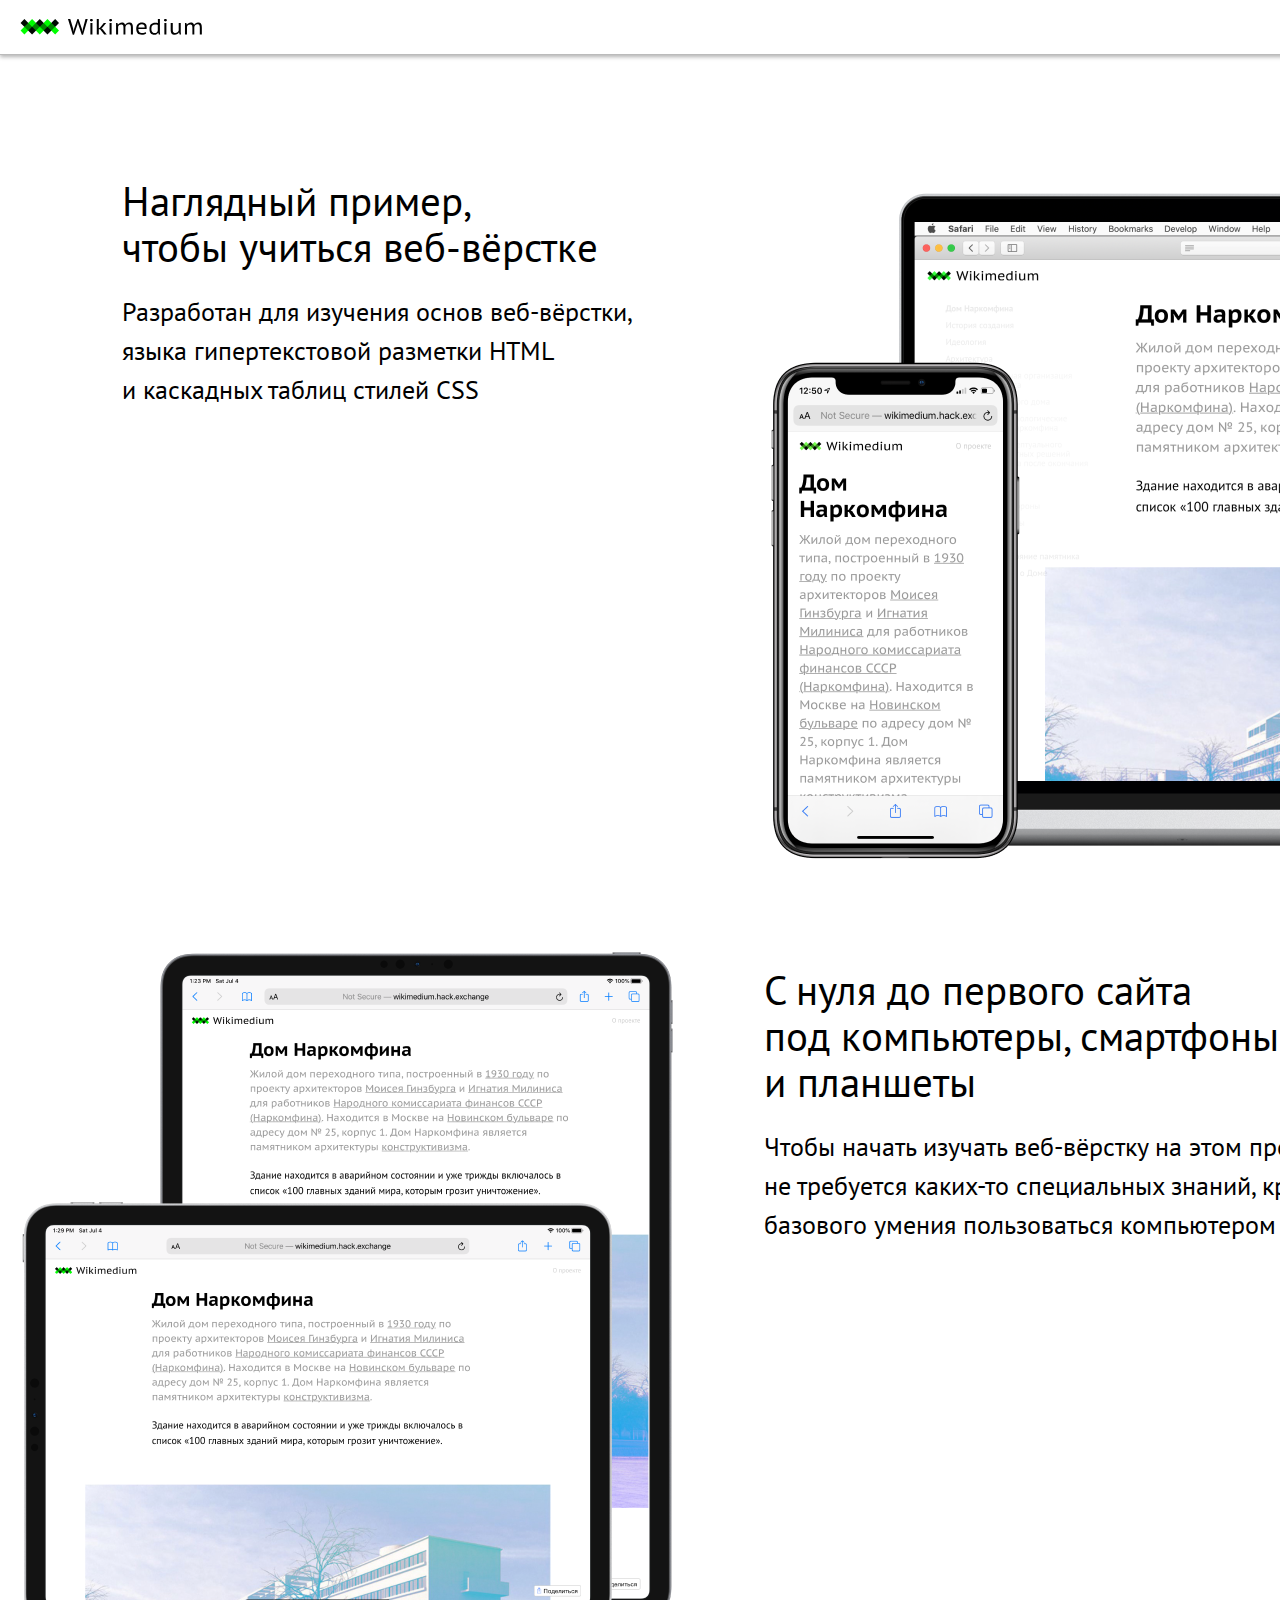
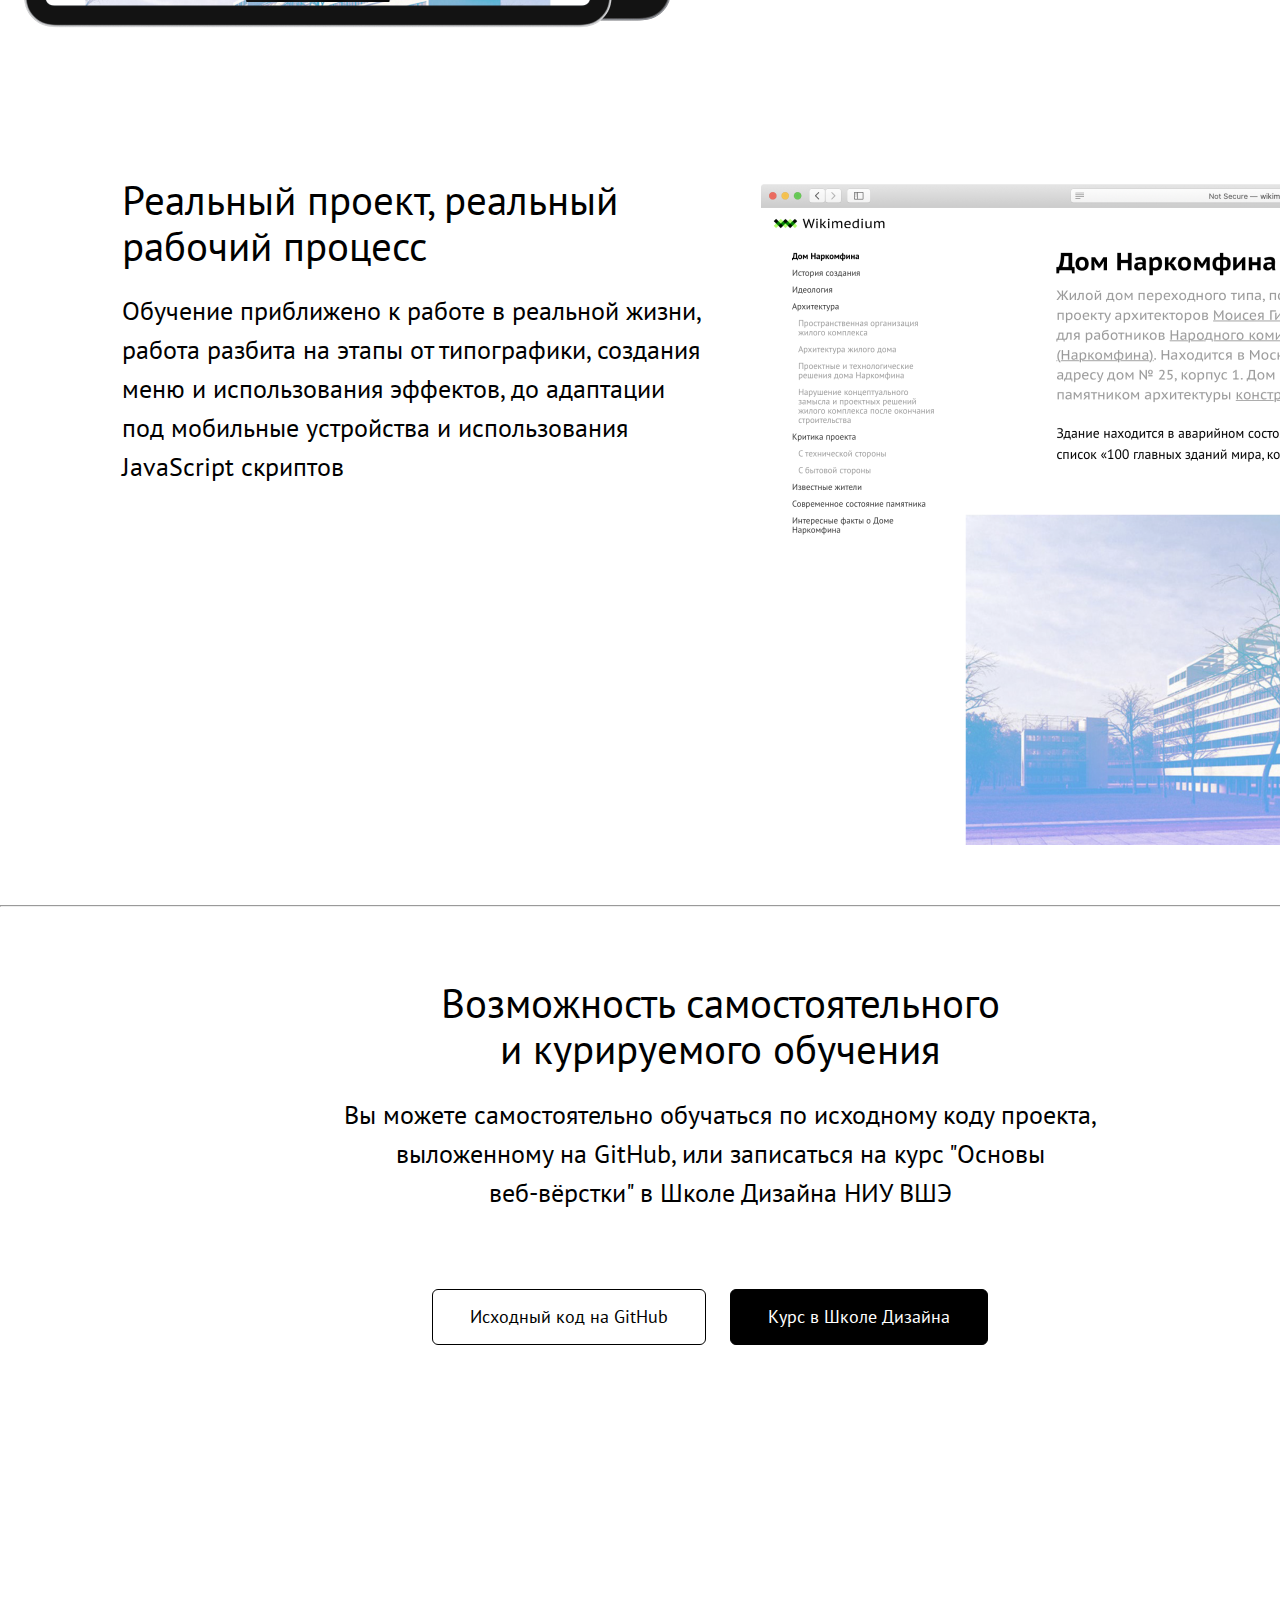
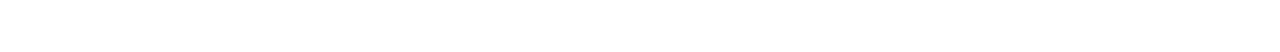
<file: about.html>
<!DOCTYPE html>
<html lang="en" dir="ltr">
  <head>
    <meta charset="utf-8">
    <title>О проекте</title>
    <link rel="stylesheet" href="stylesheets/style.css">
    <style media="screen">
      html {
        display: block;
        height: 100%;
      }
      .all_about {
        height: 3252px;
        width: 1440px;
        position: relative;
        display: block;
        margin: 0 auto;
      }
    </style>
    <link rel="icon" type="image/x-icon" href="images/favicon.ico" />
    <link rel="icon" type="image/png" href="images/favicon.png" />
  </head>
  <body>
    <div class="all_about">
      <!-- шапка -->
      <div class="menubar">
        <a href="index.html"><img src="images/logo.svg" alt=""></a>
        <a href="about.html">О проекте</a>
      </div>
      <!-- блоки -->
      <!-- блок1 -->
      <section>
        <div>
          <h2>Наглядный пример, <br> чтобы учиться веб-вёрстке</h2>
          <p>Разработан для изучения основ веб-вёрстки, <br> языка гипертекстовой разметки HTML <br> и каскадных таблиц стилей CSS</p>
        </div>
        <div>
          <img src="images/first.png" alt="">
        </div>
      </section>
      <!-- блок2 -->
      <section>
        <div>
          <img src="images/second.png" alt="">
        </div>
        <div>
          <h2>С нуля до первого сайта <br> под компьютеры, смартфоны <br> и планшеты </h2>
          <p>Чтобы начать изучать веб-вёрстку на этом проекте, <br> не требуется каких-то специальных знаний, кроме <br> базового умения пользоваться компьютером</p>
        </div>
      </section>
      <!-- блок3 -->
      <section>
        <div>
          <h2>Реальный проект, реальный <br> рабочий процесс</h2>
          <p>Обучение приближено к работе в реальной жизни, <br> работа разбита на этапы от типографики, создания <br> меню и использования эффектов, до адаптации <br> под мобильные устройства и использования<br> JavaScript скриптов  </p>
        </div>
        <div>
          <img src="images/third.png" alt="">
        </div>
      </section>
      <hr>
      <section class="bottom_block">
        <h2>Возможность самостоятельного <br> и курируемого обучения</h2>
        <p>Вы можете самостоятельно обучаться по исходному коду проекта, <br> выложенному на GitHub, или записаться на курс "Основы <br>веб-вёрстки" в Школе Дизайна НИУ ВШЭ</p>
        <a href="https://github.com/sordash/domnarkomfina/tree/main/narkomfin">Исходный код на GitHub</a>
        <a class="btn" href="https://design.hse.ru/ba/programming">Курс в Школе Дизайна</a>
      </section>
    </div>

  </body>
</html>
</file>
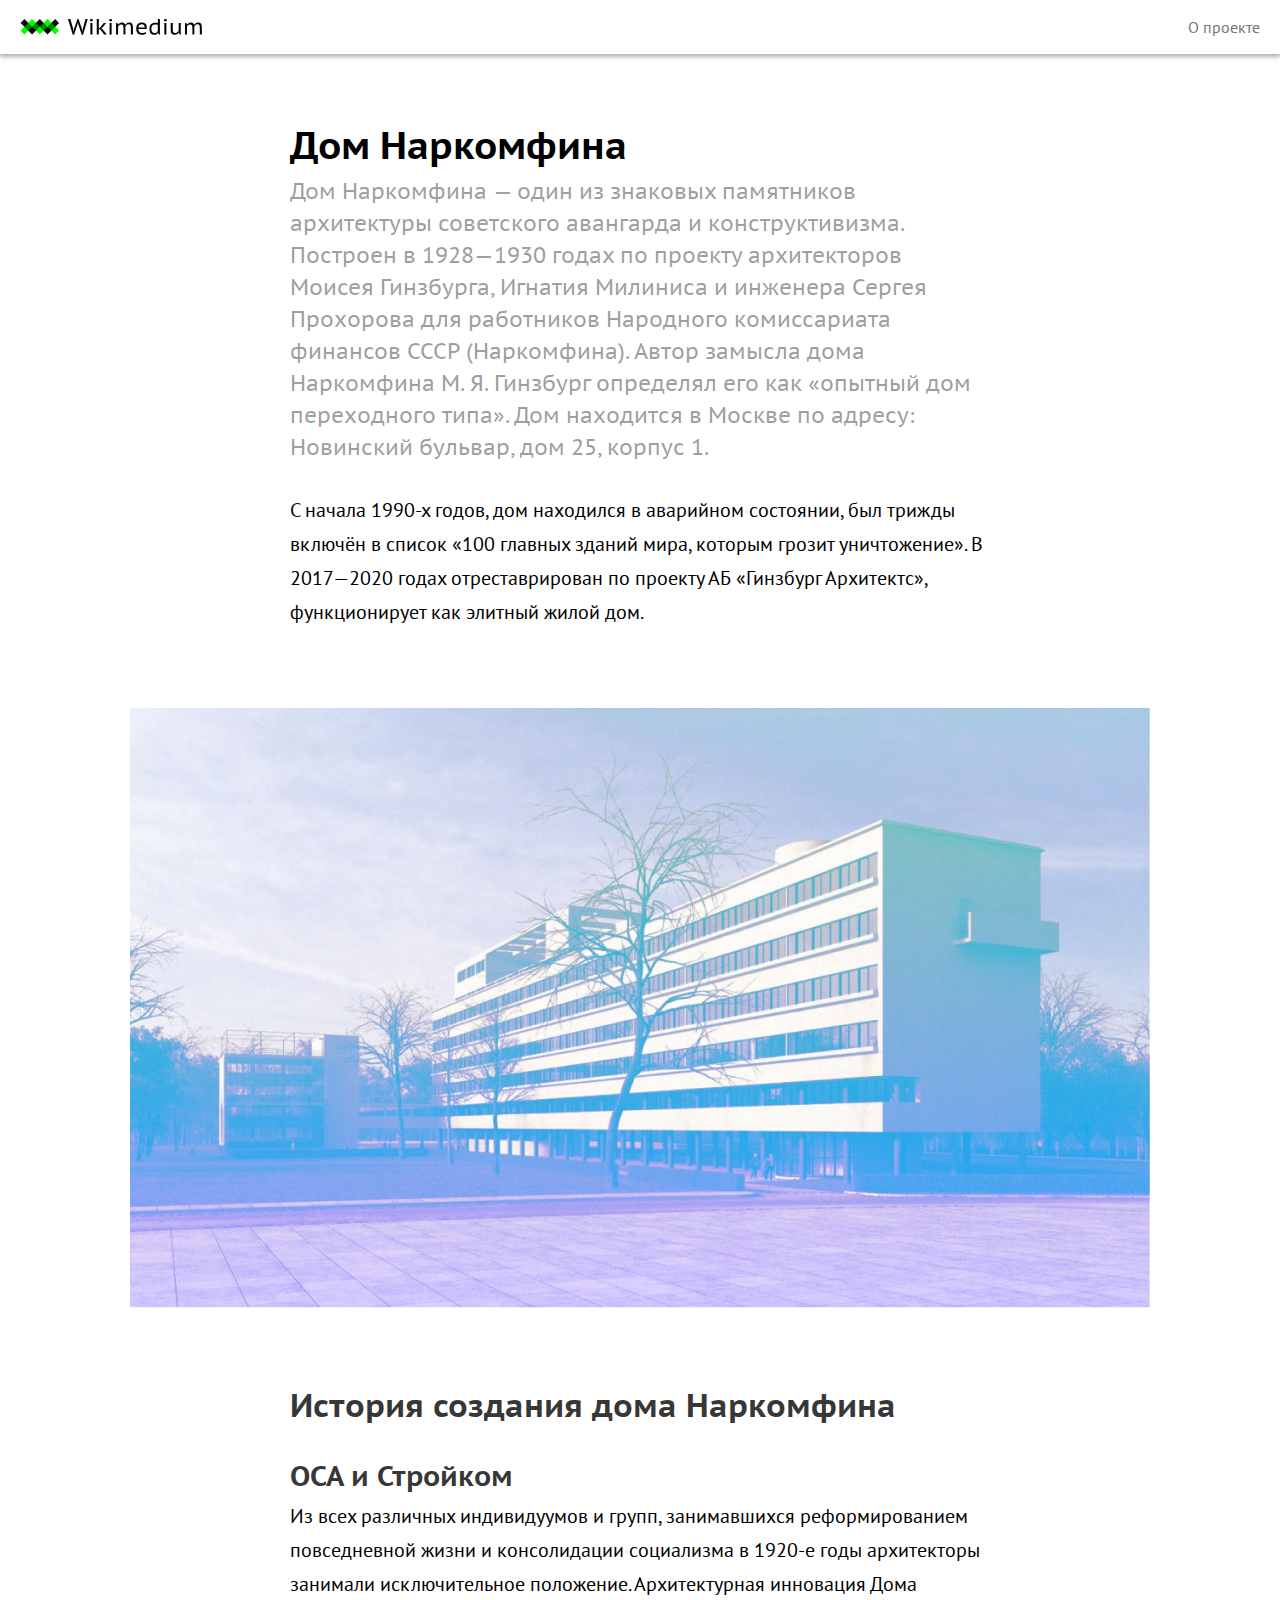
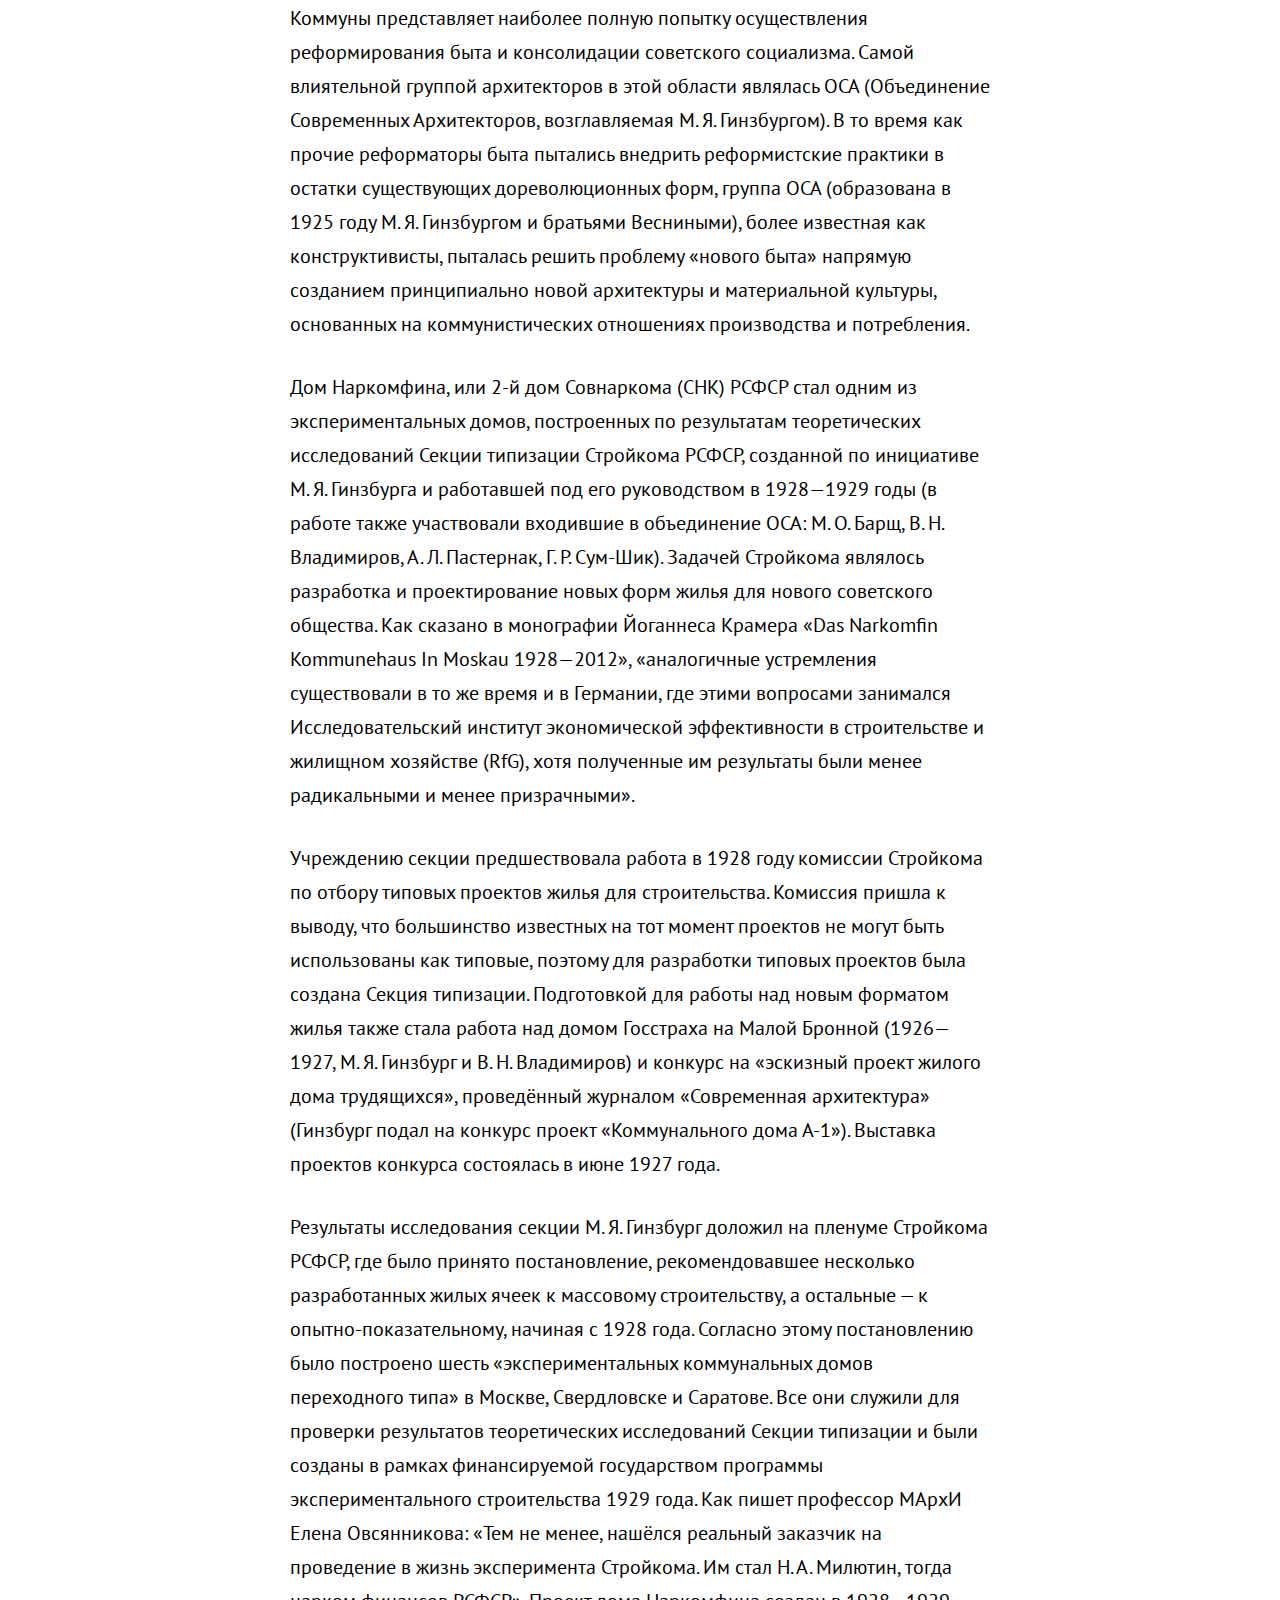
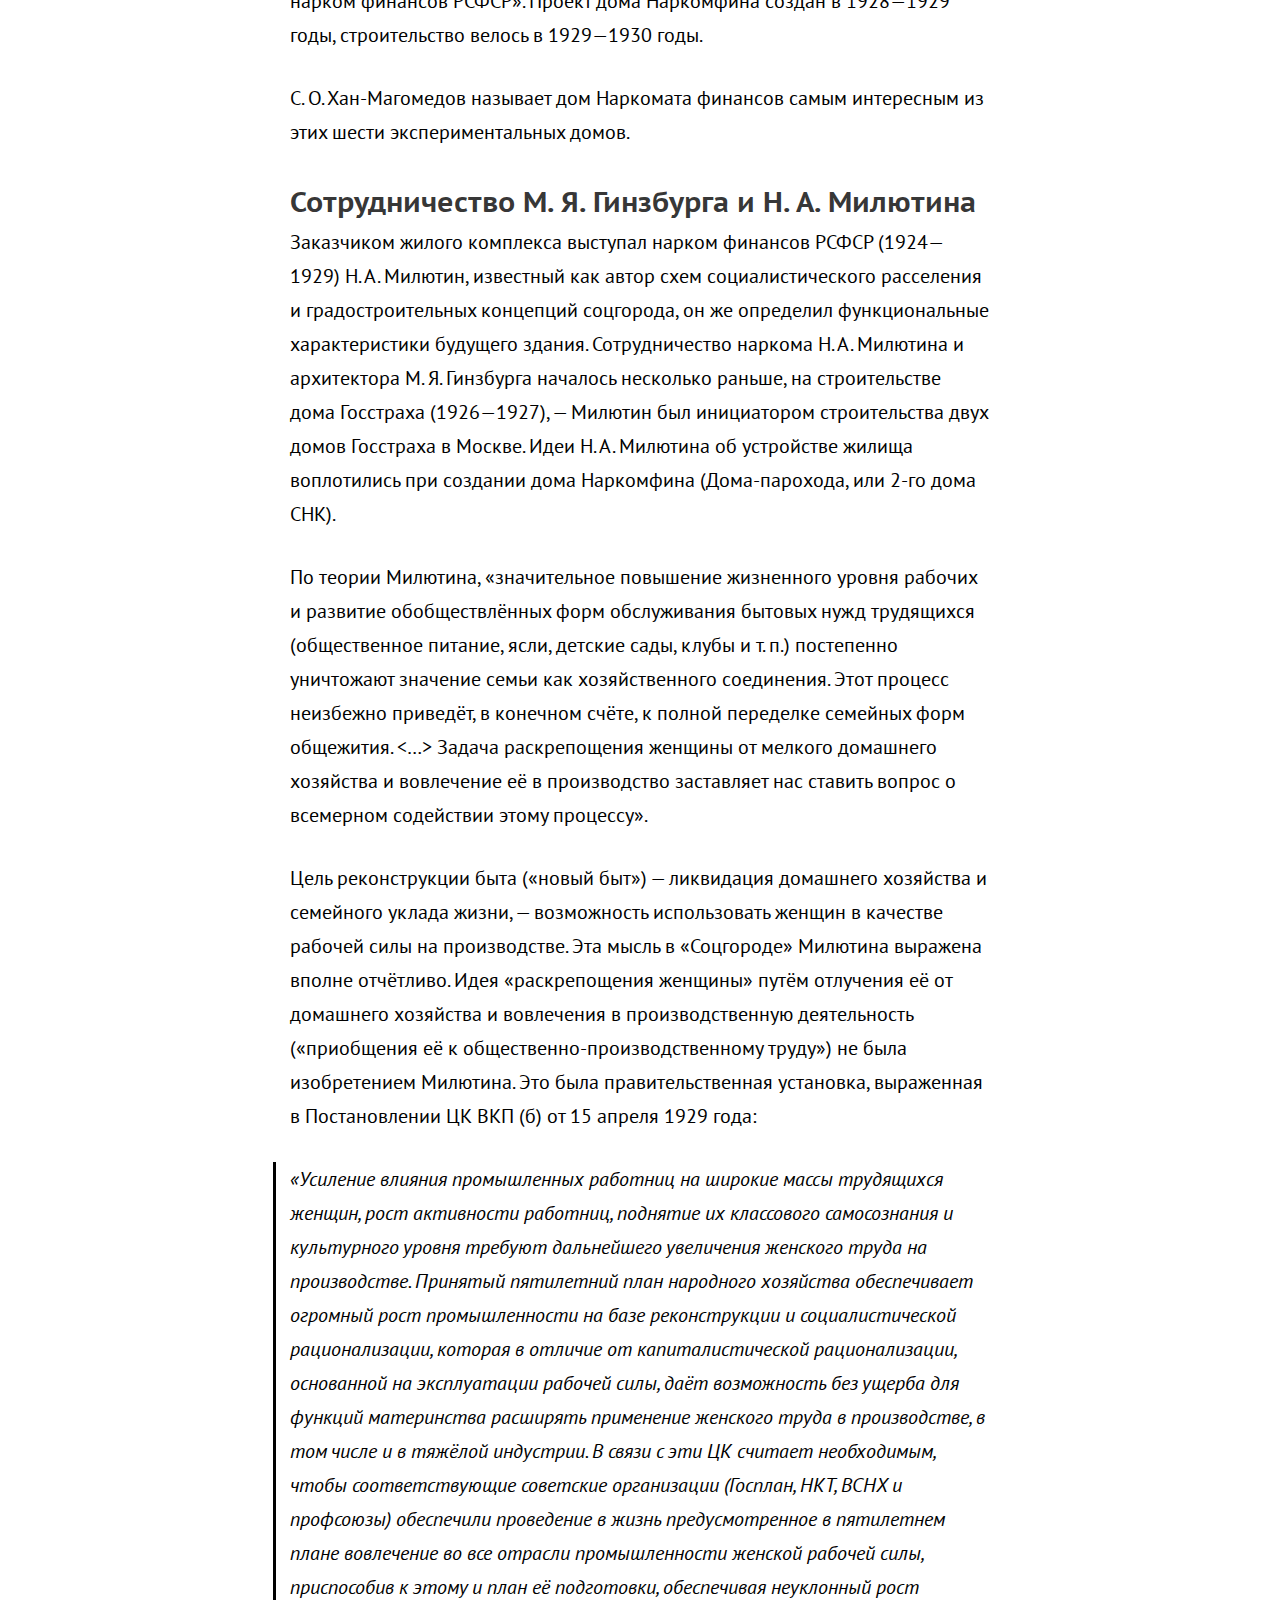
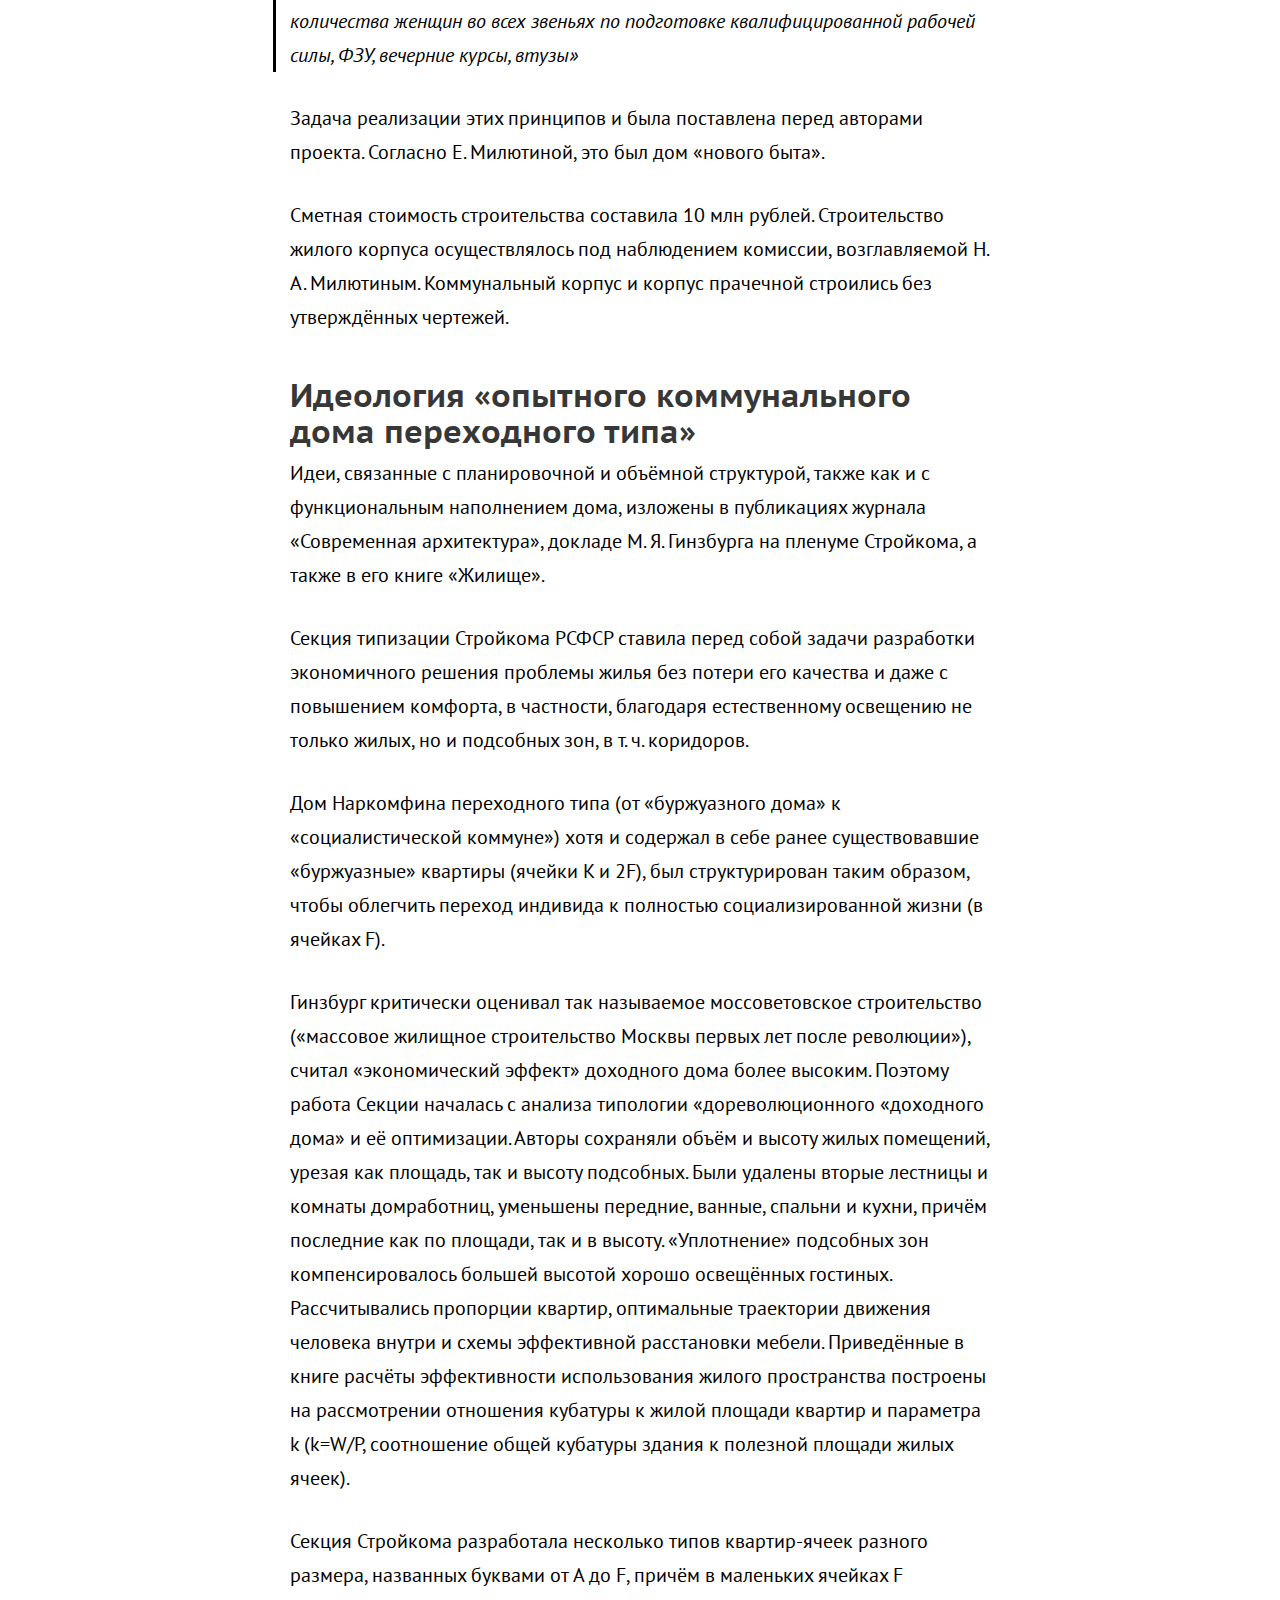
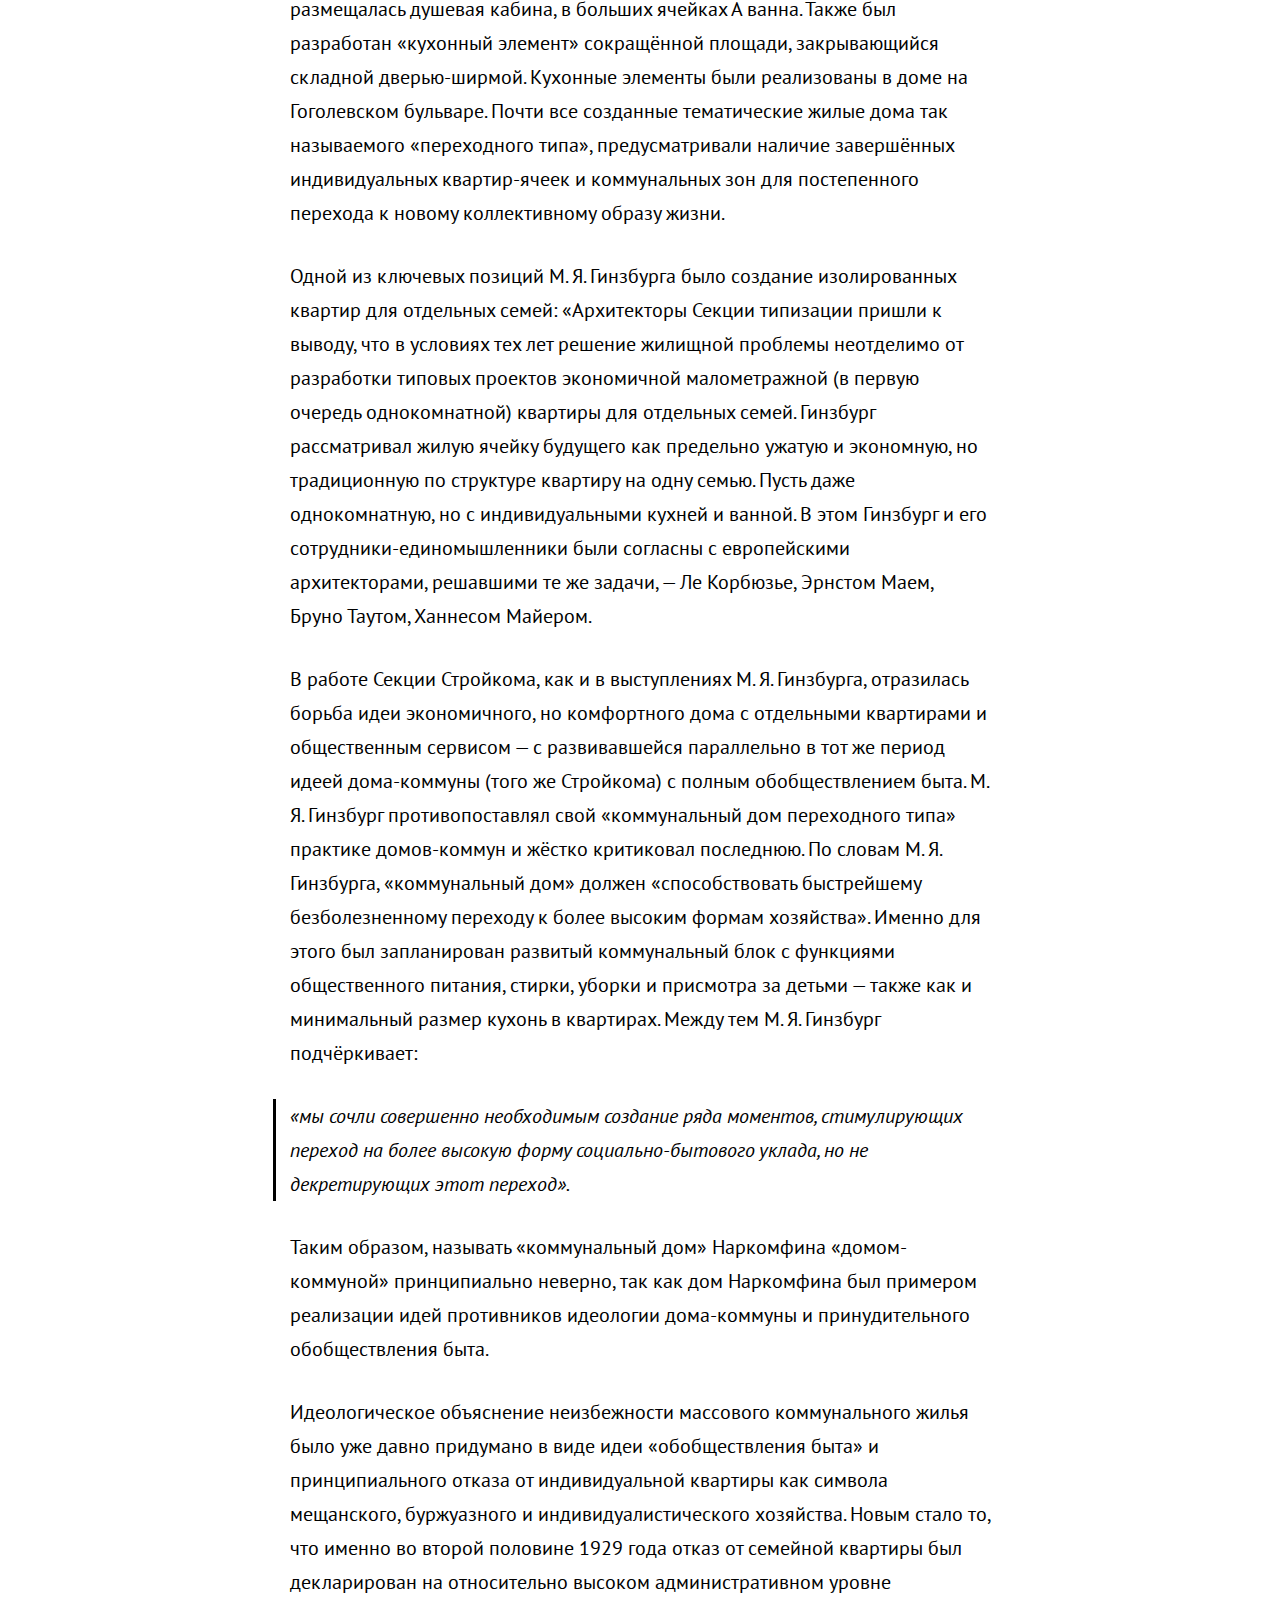
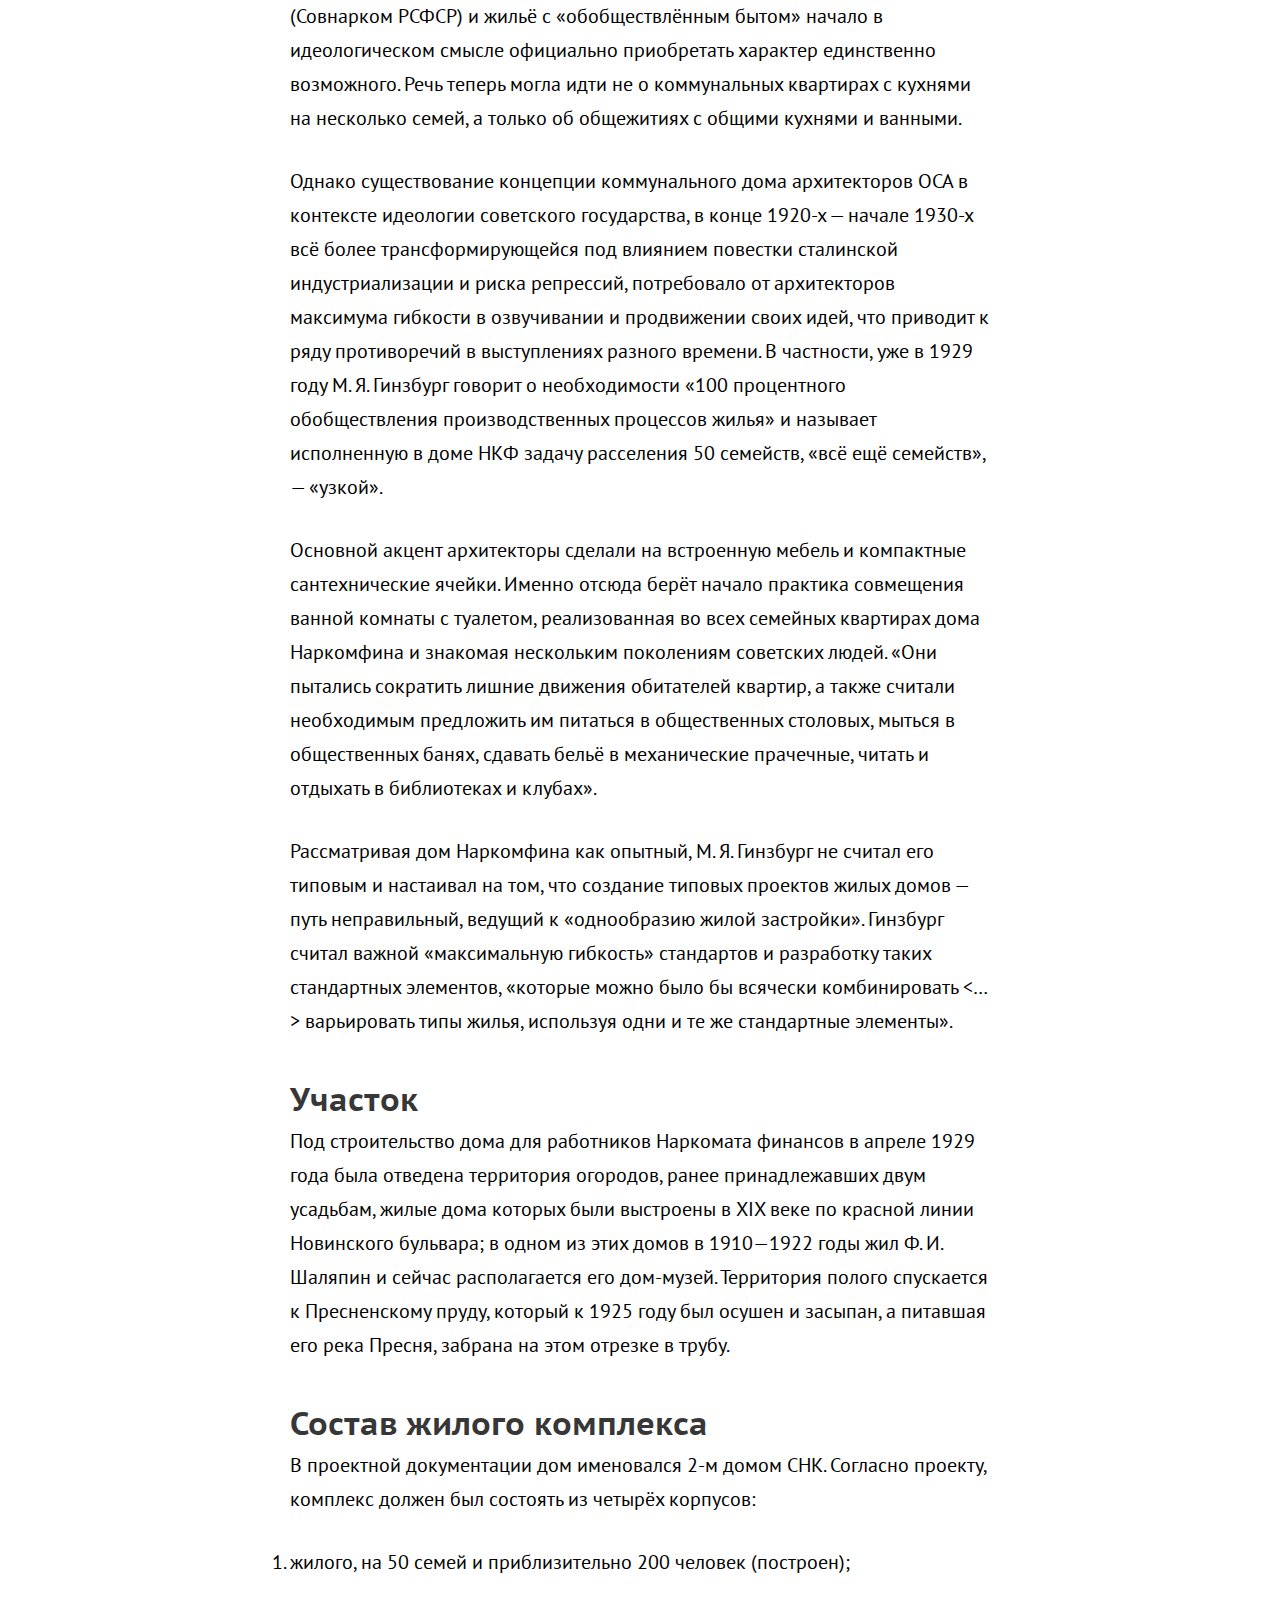
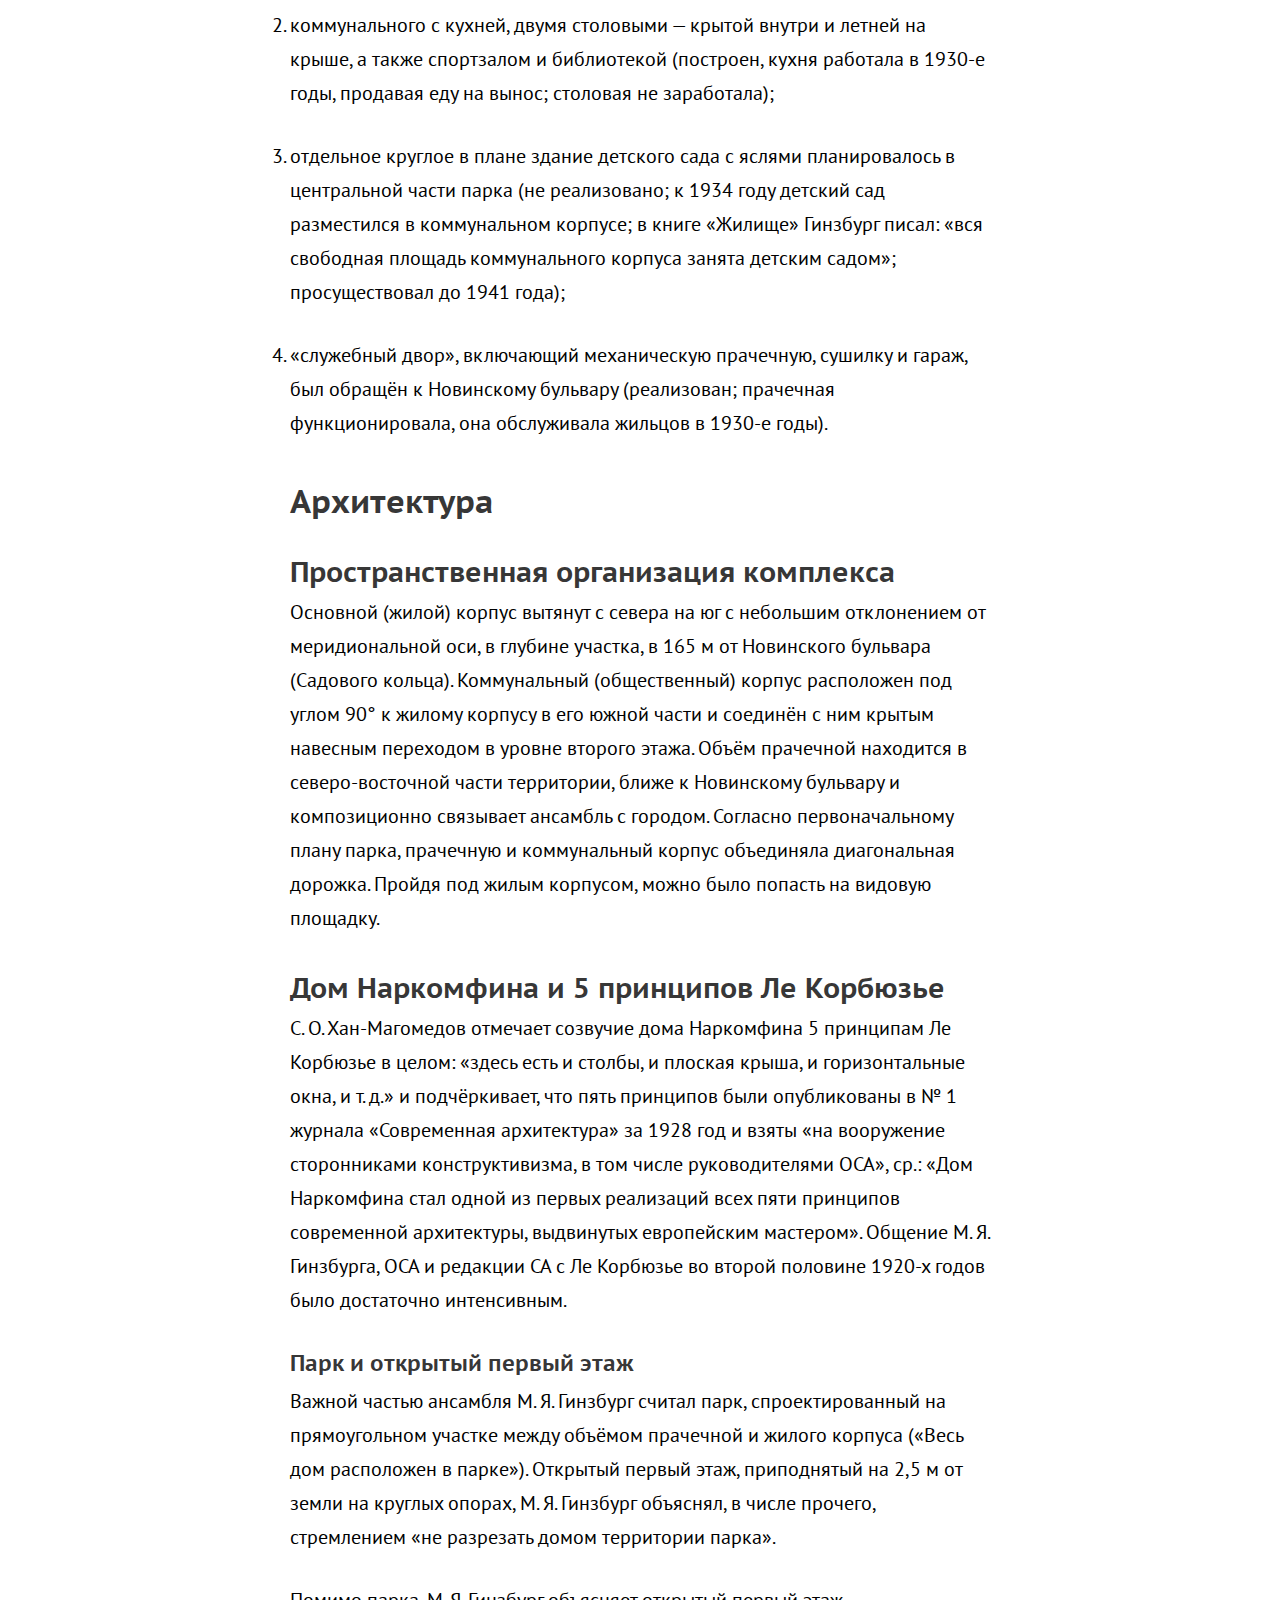
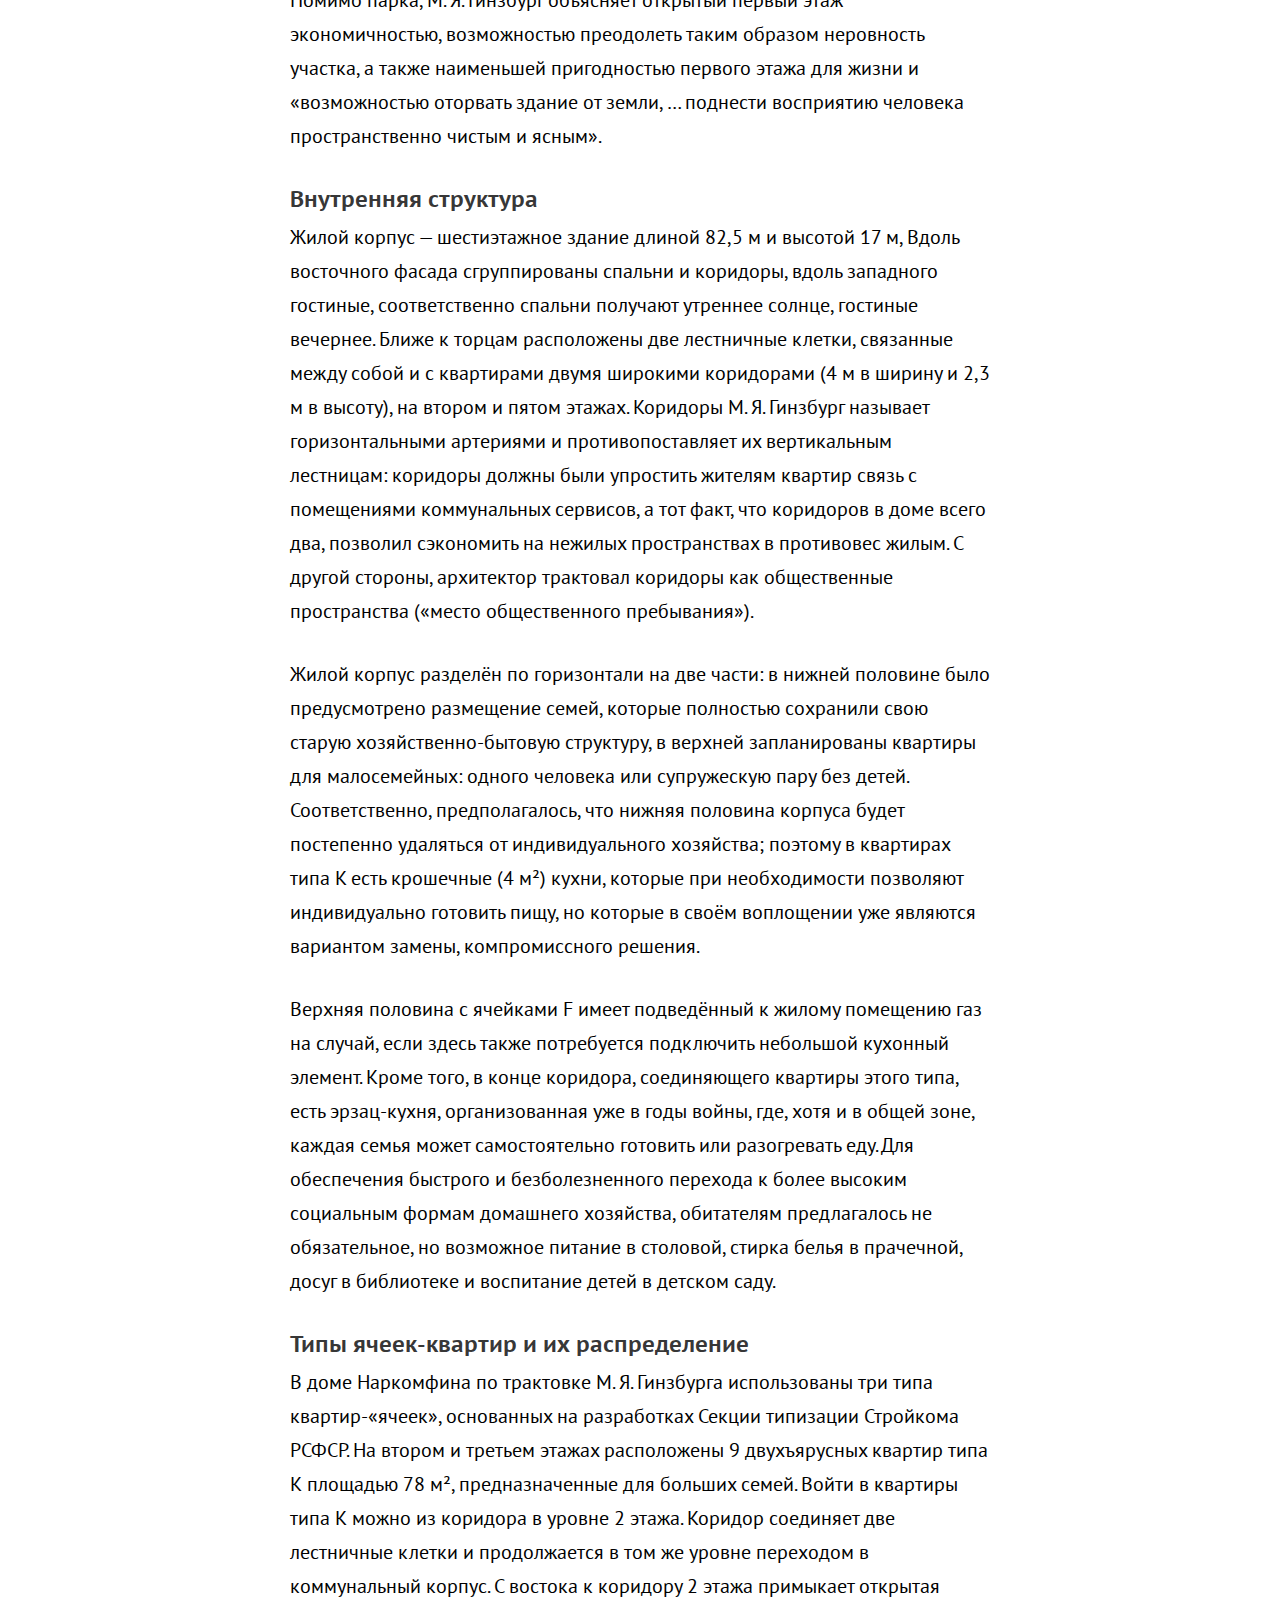
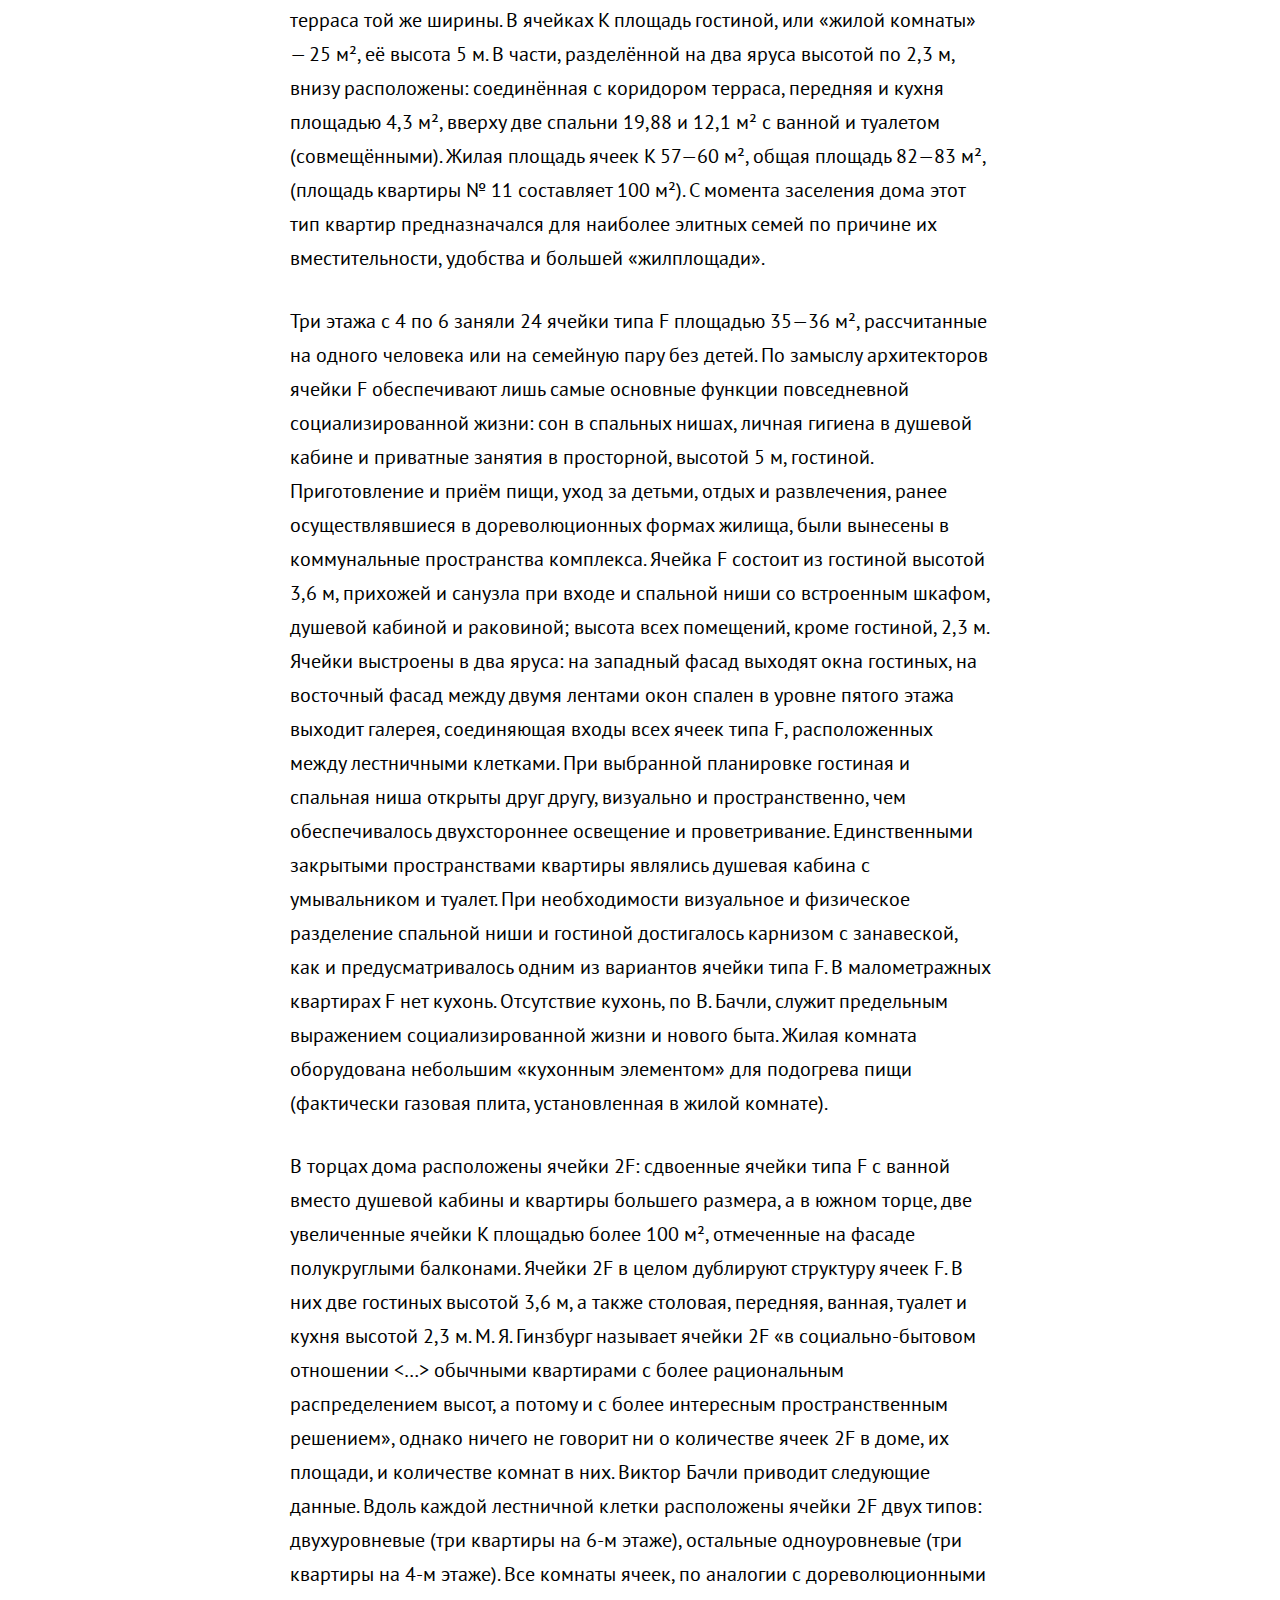
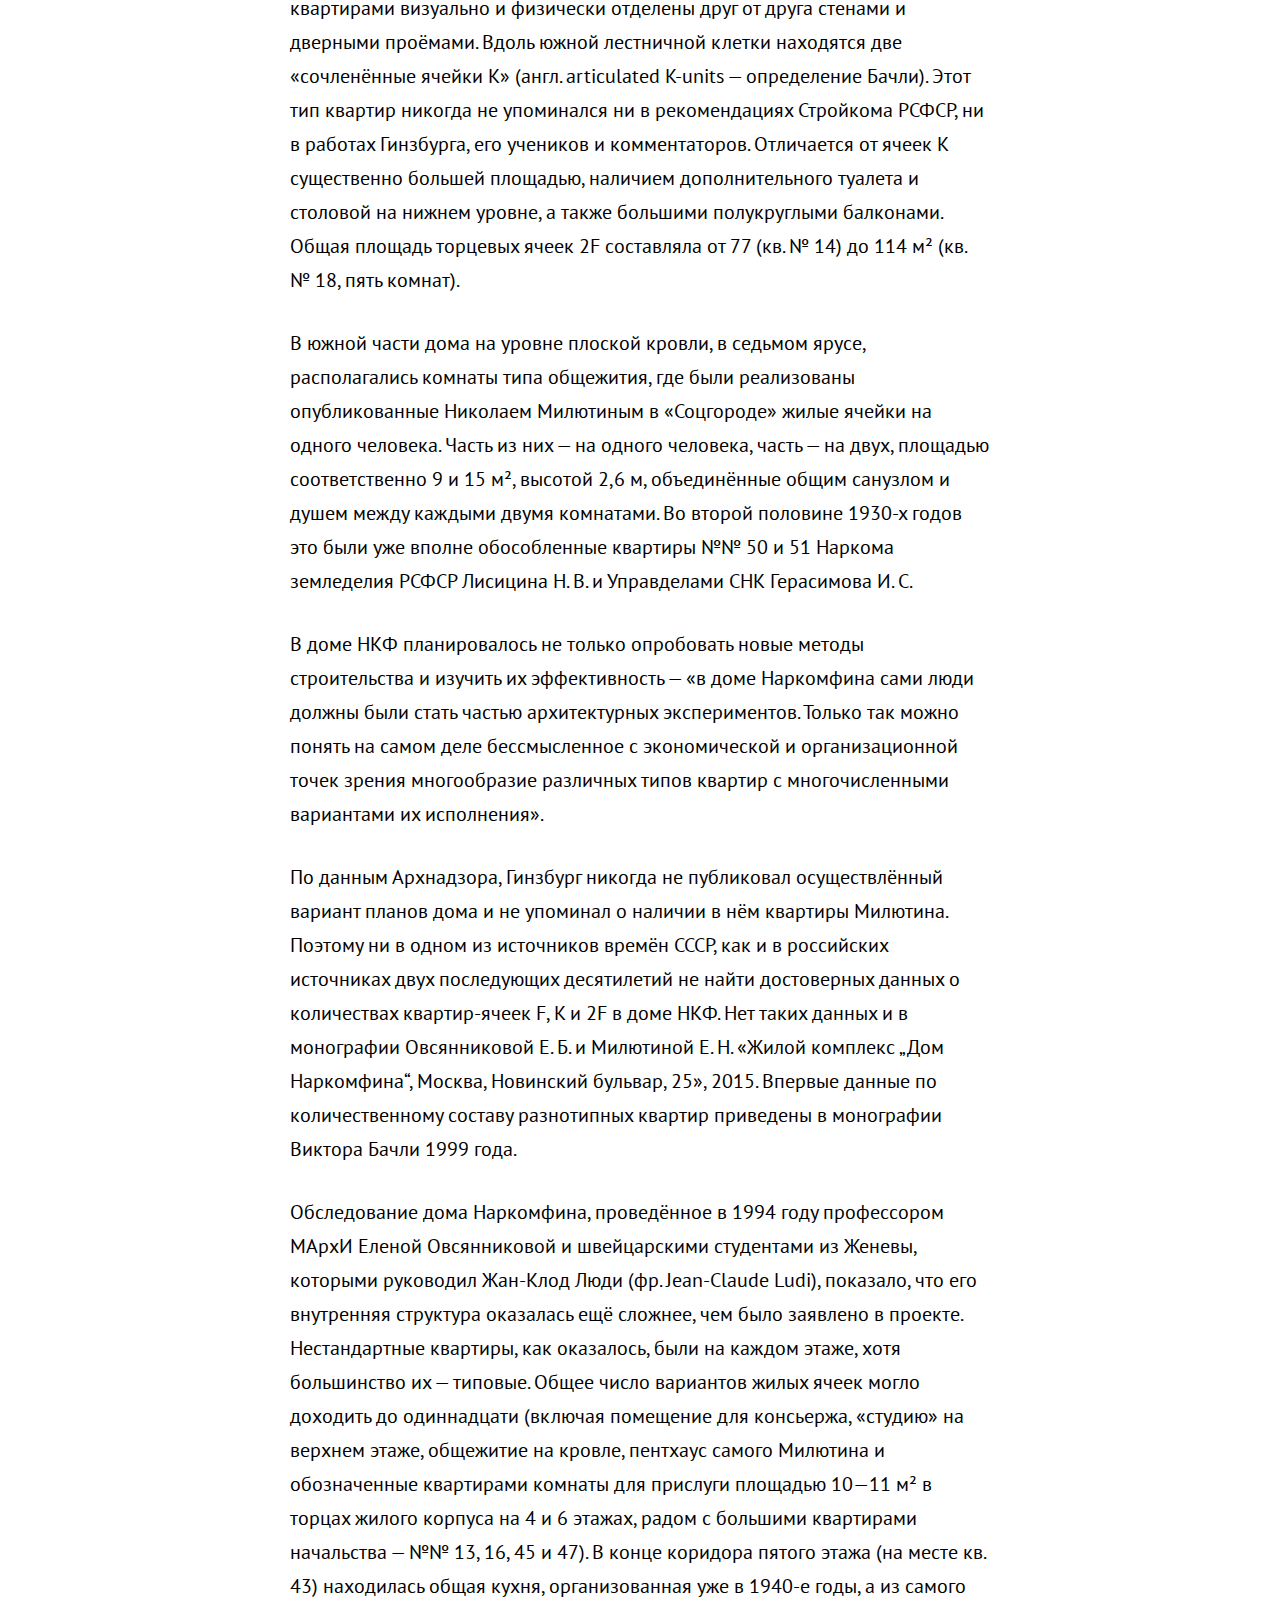
<file: narkomfin.html>
<!DOCTYPE html>
<html lang="en" dir="ltr">
  <head>
    <meta charset="utf-8">
    <meta name="viewport" content="width=device-width">
    <title>Дом Наркомфина</title>
    <link rel="stylesheet" href="stylesheets/style.css">
    <script src="javascript/jquery-3.6.1.js" charset="utf-8"></script>
    <script src="javascript/sidebar.js" charset="utf-8"></script>
    <link rel="icon" type="image/x-icon" href="images/favicon.ico" />
    <link rel="icon" type="image/png" href="images/favicon.png" />
  </head>

  <body>
    <!-- шапка -->
    <div class="menubar">
      <a href="index.html"><img src="images/logo.svg" alt=""></a>
      <a href="about.html">О проекте</a>
    </div>
    <!-- меню -->
    <nav class="sidebar">
     <ul>
       <li> <a href="#s1">Дом Наркомфина</a> </li>
       <li><a href="#1">История создания дома Наркомфина</a></li>
         <ul>
           <li><a href="#1_1">ОСА и Стройком</a></li>
           <li><a href="#1_2">Сотрудничество Гинзбурга и Милютина</a></li>
         </ul>
       <li><a href="#2">Идеология</a></li>
       <li><a href="#3">Участок</a></li>
       <li><a href="#4">Состав жилого комплекса</a></li>
       <li><a href="#5">Архитектура</a></li>
         <ul>
           <li><a href="#5_1">Пространственная организация комплекса</a></li>
           <li><a href="#5_2">Дом Наркомфина и 5 принципов Ле Корбюзье</a></li>
           <li><a href="#5_3">Конструкции и материалы</a></li>
           <li><a href="#5_4">Интерьеры</a></li>
         </ul>
       <li><a href="#6">Критика проекта</a></li>
         <ul>
           <li><a href="#6_1">С технической стороны</a></li>
           <li><a href="#6_2">С бытовой стороны</a></li>
         </ul>
       <li><a href="#7">История эксплуатации</a></li>
         <ul>
           <li><a href="#7_1">Развитие городского окружения</a></li>
           <li><a href="#7_2">Перестройки</a></li>
           <li><a href="#7_3">Причины ветхости дома</a></li>
           <li><a href="#7_4">Новейшая история дома и реставрация</a></li>
         </ul>
       <li><a href="#8">Значение проекта в исторической перспективе</a></li>
       <li><a href="#9">Реальная жизнь в доме Наркомфина</a></li>
     </ul>
   </nav>

  <!-- содержимое -->
  <article class="">
    <h1 id="s1"> Дом Наркомфина</h1>    <p><strong>Дом Наркомфина</strong> — один из знаковых памятников архитектуры советского
        <a ef=https://ru.wikipedia.org/wiki/%D0%90%D0%B2%D0%B0%D0%BD%D0%B3%D0%B0%D1%80%D0%B4_(%D0%B8%D1%81%D0%BA%D1%83%D1%81%D1%81%D1%82%D0%B2%D0%BE)>авангарда</a>
        и <a ef=https://ru.wikipedia.org/wiki/%D0%9A%D0%BE%D0%BD%D1%81%D1%82%D1%80%D1%83%D0%BA%D1%82%D0%B8%D0%B2%D0%B8%D0%B7%D0%BC_(%D0%B8%D1%81%D0%BA%D1%83%D1%81%D1%81%D1%82%D0%B2%D0%BE)>конструктивизма</a>.
        Построен в <a ef=https://ru.wikipedia.org/wiki/1928_%D0%B3%D0%BE%D0%B4>1928</a>—<a ef=https://ru.wikipedia.org/wiki/1930_%D0%B3%D0%BE%D0%B4>1930 годах</a>
        по проекту архитекторов <a ef=https://ru.wikipedia.org/wiki/%D0%93%D0%B8%D0%BD%D0%B7%D0%B1%D1%83%D1%80%D0%B3,_%D0%9C%D0%BE%D0%B8%D1%81%D0%B5%D0%B9_%D0%AF%D0%BA%D0%BE%D0%B2%D0%BB%D0%B5%D0%B2%D0%B8%D1%87>Моисея Гинзбурга</a>,
        <a ef=https://ru.wikipedia.org/wiki/%D0%9C%D0%B8%D0%BB%D0%B8%D0%BD%D0%B8%D1%81,_%D0%98%D0%B3%D0%BD%D0%B0%D1%82%D0%B8%D0%B9_%D0%A4%D1%80%D0%B0%D0%BD%D1%86%D0%B5%D0%B2%D0%B8%D1%87>Игнатия Милиниса</a> и инженера <a ef=https://ru.wikipedia.org/wiki/%D0%A1%D0%B5%D1%80%D0%B3%D0%B5%D0%B9_%D0%9B%D1%8C%D0%B2%D0%BE%D0%B2%D0%B8%D1%87_%D0%9F%D1%80%D0%BE%D1%85%D0%BE%D1%80%D0%BE%D0%B2>Сергея Прохорова</a> для работников
        <a ef=https://ru.wikipedia.org/wiki/%D0%9D%D0%B0%D1%80%D0%BE%D0%B4%D0%BD%D1%8B%D0%B9_%D0%BA%D0%BE%D0%BC%D0%B8%D1%81%D1%81%D0%B0%D1%80%D0%B8%D0%B0%D1%82_%D1%84%D0%B8%D0%BD%D0%B0%D0%BD%D1%81%D0%BE%D0%B2_%D0%A1%D0%A1%D0%A1%D0%A0>Народного комиссариата финансов СССР</a>
        (Наркомфина). Автор замысла дома Наркомфина М. Я. Гинзбург определял его как «опытный дом переходного
        типа». Дом находится в <a ef=https://ru.wikipedia.org/wiki/%D0%9C%D0%BE%D1%81%D0%BA%D0%B2%D0%B0>Москве</a> по адресу: <a ef=https://ru.wikipedia.org/wiki/%D0%9D%D0%BE%D0%B2%D0%B8%D0%BD%D1%81%D0%BA%D0%B8%D0%B9_%D0%B1%D1%83%D0%BB%D1%8C%D0%B2%D0%B0%D1%80>Новинский бульвар</a>, дом 25, корпус 1.</p>
    <p>С начала 1990-х годов, дом находился в аварийном состоянии, был трижды включён в список
     «100 главных зданий мира, которым грозит уничтожение». В 2017—2020 годах отреставрирован по проекту АБ «Гинзбург Архитектс», функционирует как элитный жилой дом.</p>
    <img src="images/narkomfin 1.jpg" alt="">


    <h2 id="1">История создания дома Наркомфина</h2>
    <h3 id="1_1">ОСА и Стройком</h3>
    <p>Из всех различных индивидуумов и групп, занимавшихся реформированием повседневной жизни
       и консолидации социализма в 1920-е годы архитекторы занимали исключительное положение.
       Архитектурная инновация Дома Коммуны представляет наиболее полную попытку осуществления реформирования
       быта и консолидации советского социализма. Самой влиятельной группой архитекторов
       в этой области являлась ОСА (Объединение Современных Архитекторов, возглавляемая М. Я. Гинзбургом).
       В то время как прочие реформаторы быта пытались внедрить реформистские практики в остатки существующих
       дореволюционных форм, группа ОСА (образована в 1925 году М. Я. Гинзбургом и братьями Весниными), более
       известная как конструктивисты, пыталась решить проблему «нового быта» напрямую созданием принципиально
       новой архитектуры и материальной культуры, основанных на коммунистических отношениях производства и потребления.</p>
    <p>Дом Наркомфина, или 2-й дом Совнаркома (СНК) РСФСР стал одним из экспериментальных домов, построенных по результатам
      теоретических исследований Секции типизации Стройкома РСФСР, созданной по инициативе М. Я. Гинзбурга и работавшей под его
      руководством в 1928—1929 годы (в работе также участвовали входившие в объединение ОСА: М. О. Барщ, В. Н. Владимиров, А. Л. Пастернак, Г. Р. Сум-Шик).
      Задачей Стройкома являлось разработка и проектирование новых форм жилья для нового советского общества. Как сказано в монографии Йоганнеса Крамера
      «Das Narkomfin Kommunehaus In Moskau 1928—2012», «аналогичные устремления существовали в то же время и в Германии, где этими вопросами занимался
      Исследовательский институт экономической эффективности в строительстве и жилищном хозяйстве (RfG), хотя полученные им результаты были менее радикальными и менее призрачными».</p>
    <p>Учреждению секции предшествовала работа в 1928 году комиссии Стройкома по отбору типовых проектов жилья для строительства.
      Комиссия пришла к выводу, что большинство известных на тот момент проектов не могут быть использованы как типовые, поэтому для разработки типовых проектов была создана Секция типизации.
      Подготовкой для работы над новым форматом жилья также стала работа над домом Госстраха на Малой Бронной (1926—1927, М. Я. Гинзбург и В. Н. Владимиров)
      и конкурс на «эскизный проект жилого дома трудящихся», проведённый журналом «Современная архитектура»
      (Гинзбург подал на конкурс проект «Коммунального дома А-1»). Выставка проектов конкурса состоялась в июне 1927 года.</p>
    <p>Результаты исследования секции М. Я. Гинзбург доложил на пленуме Стройкома РСФСР, где было принято постановление, рекомендовавшее несколько разработанных жилых ячеек к массовому строительству, а остальные — к опытно-показательному, начиная с 1928 года. Согласно этому постановлению было построено шесть «экспериментальных коммунальных домов переходного типа» в Москве, Свердловске и Саратове. Все они служили для проверки результатов теоретических исследований Секции типизации и были созданы в рамках финансируемой государством программы экспериментального строительства 1929 года. Как пишет профессор МАрхИ Елена Овсянникова: «Тем не менее, нашёлся реальный заказчик на проведение в жизнь эксперимента Стройкома. Им стал Н. А. Милютин, тогда нарком финансов РСФСР». Проект дома Наркомфина создан в 1928—1929 годы, строительство велось в 1929—1930 годы.</p>
    <p>С. О. Хан-Магомедов называет дом Наркомата финансов самым интересным из этих шести экспериментальных домов.</p>
    <h3 id="1_2">Сотрудничество М. Я. Гинзбурга и Н. А. Милютина</h3>
    <p>Заказчиком жилого комплекса выступал нарком финансов РСФСР (1924—1929) Н. А. Милютин, известный как автор схем социалистического расселения и градостроительных концепций соцгорода, он же определил функциональные характеристики будущего здания. Сотрудничество наркома Н. А. Милютина и архитектора М. Я. Гинзбурга началось несколько раньше, на строительстве дома Госстраха (1926—1927), — Милютин был инициатором строительства двух домов Госстраха в Москве. Идеи Н. А. Милютина об устройстве жилища воплотились при создании дома Наркомфина (Дома-парохода, или 2-го дома СНК).</p>
    <p>По теории Милютина, «значительное повышение жизненного уровня рабочих и развитие обобществлённых форм обслуживания бытовых нужд трудящихся (общественное питание, ясли, детские сады, клубы и т. п.) постепенно уничтожают значение семьи как хозяйственного соединения. Этот процесс неизбежно приведёт, в конечном счёте, к полной переделке семейных форм общежития. <…> Задача раскрепощения женщины от мелкого домашнего хозяйства и вовлечение её в производство заставляет нас ставить вопрос о всемерном содействии этому процессу».</p>
    <p>Цель реконструкции быта («новый быт») — ликвидация домашнего хозяйства и семейного уклада жизни, — возможность использовать женщин в качестве рабочей силы на производстве. Эта мысль в «Соцгороде» Милютина выражена вполне отчётливо. Идея «раскрепощения женщины» путём отлучения её от домашнего хозяйства и вовлечения в производственную деятельность («приобщения её к общественно-производственному труду») не была изобретением Милютина. Это была правительственная установка, выраженная в Постановлении ЦК ВКП (б) от 15 апреля 1929 года:</p>
    <blockquote cite=https://ru.wikipedia.org/wiki/%D0%94%D0%BE%D0%BC_%D0%9D%D0%B0%D1%80%D0%BA%D0%BE%D0%BC%D1%84%D0%B8%D0%BD%D0%B0>
    «Усиление влияния промышленных работниц на широкие массы трудящихся женщин, рост активности работниц, поднятие их классового самосознания и культурного уровня требуют дальнейшего увеличения женского труда на производстве. Принятый пятилетний план народного хозяйства обеспечивает огромный рост промышленности на базе реконструкции и социалистической рационализации, которая в отличие от капиталистической рационализации, основанной на эксплуатации рабочей силы, даёт возможность без ущерба для функций материнства расширять применение женского труда в производстве, в том числе и в тяжёлой индустрии. В связи с эти ЦК считает необходимым, чтобы соответствующие советские организации (Госплан, НКТ, ВСНХ и профсоюзы) обеспечили проведение в жизнь предусмотренное в пятилетнем плане вовлечение во все отрасли промышленности женской рабочей силы, приспособив к этому и план её подготовки, обеспечивая неуклонный рост количества женщин во всех звеньях по подготовке квалифицированной рабочей силы, ФЗУ, вечерние курсы, втузы»
    </blockquote>
    <p>Задача реализации этих принципов и была поставлена перед авторами проекта. Согласно Е. Милютиной, это был дом «нового быта».</p>
    <p>Сметная стоимость строительства составила 10 млн рублей. Строительство жилого корпуса осуществлялось под наблюдением комиссии, возглавляемой Н. А. Милютиным. Коммунальный корпус и корпус прачечной строились без утверждённых чертежей.</p>
    <h2 id="2">Идеология «опытного коммунального дома переходного типа»</h2>
    <p>Идеи, связанные с планировочной и объёмной структурой, также как и с функциональным наполнением дома, изложены в публикациях журнала «Современная архитектура», докладе М. Я. Гинзбурга на пленуме Стройкома, а также в его книге «Жилище».</p>
    <p>Секция типизации Стройкома РСФСР ставила перед собой задачи разработки экономичного решения проблемы жилья без потери его качества и даже с повышением комфорта, в частности, благодаря естественному освещению не только жилых, но и подсобных зон, в т. ч. коридоров.</p>
    <p>Дом Наркомфина переходного типа (от «буржуазного дома» к «социалистической коммуне») хотя и содержал в себе ранее существовавшие «буржуазные» квартиры (ячейки K и 2F), был структурирован таким образом, чтобы облегчить переход индивида к полностью социализированной жизни (в ячейках F).</p>
    <p>Гинзбург критически оценивал так называемое моссоветовское строительство («массовое жилищное строительство Москвы первых лет после революции»), считал «экономический эффект» доходного дома более высоким. Поэтому работа Секции началась с анализа типологии «дореволюционного «доходного дома» и её оптимизации. Авторы сохраняли объём и высоту жилых помещений, урезая как площадь, так и высоту подсобных. Были удалены вторые лестницы и комнаты домработниц, уменьшены передние, ванные, спальни и кухни, причём последние как по площади, так и в высоту. «Уплотнение» подсобных зон компенсировалось большей высотой хорошо освещённых гостиных. Рассчитывались пропорции квартир, оптимальные траектории движения человека внутри и схемы эффективной расстановки мебели. Приведённые в книге расчёты эффективности использования жилого пространства построены на рассмотрении отношения кубатуры к жилой площади квартир и параметра k (k=W/P, соотношение общей кубатуры здания к полезной площади жилых ячеек).</p>
    <p>Секция Стройкома разработала несколько типов квартир-ячеек разного размера, названных буквами от A до F, причём в маленьких ячейках F размещалась душевая кабина, в больших ячейках А ванна. Также был разработан «кухонный элемент» сокращённой площади, закрывающийся складной дверью-ширмой. Кухонные элементы были реализованы в доме на Гоголевском бульваре. Почти все созданные тематические жилые дома так называемого «переходного типа», предусматривали наличие завершённых индивидуальных квартир-ячеек и коммунальных зон для постепенного перехода к новому коллективному образу жизни.</p>
    <p>Одной из ключевых позиций М. Я. Гинзбурга было создание изолированных квартир для отдельных семей: «Архитекторы Секции типизации пришли к выводу, что в условиях тех лет решение жилищной проблемы неотделимо от разработки типовых проектов экономичной малометражной (в первую очередь однокомнатной) квартиры для отдельных семей. Гинзбург рассматривал жилую ячейку будущего как предельно ужатую и экономную, но традиционную по структуре квартиру на одну семью. Пусть даже однокомнатную, но с индивидуальными кухней и ванной. В этом Гинзбург и его сотрудники-единомышленники были согласны с европейскими архитекторами, решавшими те же задачи, — Ле Корбюзье, Эрнстом Маем, Бруно Таутом, Ханнесом Майером.</p>
    <p>В работе Секции Стройкома, как и в выступлениях М. Я. Гинзбурга, отразилась борьба идеи экономичного, но комфортного дома с отдельными квартирами и общественным сервисом — с развивавшейся параллельно в тот же период идеей дома-коммуны (того же Стройкома) с полным обобществлением быта. М. Я. Гинзбург противопоставлял свой «коммунальный дом переходного типа» практике домов-коммун и жёстко критиковал последнюю. По словам М. Я. Гинзбурга, «коммунальный дом» должен «способствовать быстрейшему безболезненному переходу к более высоким формам хозяйства». Именно для этого был запланирован развитый коммунальный блок с функциями общественного питания, стирки, уборки и присмотра за детьми — также как и минимальный размер кухонь в квартирах. Между тем М. Я. Гинзбург подчёркивает:
    </p>
    <blockquote cite=https://ru.wikipedia.org/wiki/%D0%94%D0%BE%D0%BC_%D0%9D%D0%B0%D1%80%D0%BA%D0%BE%D0%BC%D1%84%D0%B8%D0%BD%D0%B0>
      <em>«мы сочли совершенно необходимым создание ряда моментов, стимулирующих переход на более высокую форму социально-бытового уклада, но не декретирующих этот переход».</em>
    </blockquote>
    <p>Таким образом, называть «коммунальный дом» Наркомфина «домом-коммуной» принципиально неверно, так как дом Наркомфина был примером реализации идей противников идеологии дома-коммуны и принудительного обобществления быта.</p>
    <p>Идеологическое объяснение неизбежности массового коммунального жилья было уже давно придумано в виде идеи «обобществления быта» и принципиального отказа от индивидуальной квартиры как символа мещанского, буржуазного и индивидуалистического хозяйства. Новым стало то, что именно во второй половине 1929 года отказ от семейной квартиры был декларирован на относительно высоком административном уровне (Совнарком РСФСР) и жильё с «обобществлённым бытом» начало в идеологическом смысле официально приобретать характер единственно возможного. Речь теперь могла идти не о коммунальных квартирах с кухнями на несколько семей, а только об общежитиях с общими кухнями и ванными.</p>
    <p>Однако существование концепции коммунального дома архитекторов ОСА в контексте идеологии советского государства, в конце 1920-х — начале 1930-х всё более трансформирующейся под влиянием повестки сталинской индустриализации и риска репрессий, потребовало от архитекторов максимума гибкости в озвучивании и продвижении своих идей, что приводит к ряду противоречий в выступлениях разного времени. В частности, уже в 1929 году М. Я. Гинзбург говорит о необходимости «100 процентного обобществления производственных процессов жилья» и называет исполненную в доме НКФ задачу расселения 50 семейств, «всё ещё семейств», — «узкой».</p>
    <p>Основной акцент архитекторы сделали на встроенную мебель и компактные сантехнические ячейки. Именно отсюда берёт начало практика совмещения ванной комнаты с туалетом, реализованная во всех семейных квартирах дома Наркомфина и знакомая нескольким поколениям советских людей. «Они пытались сократить лишние движения обитателей квартир, а также считали необходимым предложить им питаться в общественных столовых, мыться в общественных банях, сдавать бельё в механические прачечные, читать и отдыхать в библиотеках и клубах».</p>
    <p>Рассматривая дом Наркомфина как опытный, М. Я. Гинзбург не считал его типовым и настаивал на том, что создание типовых проектов жилых домов — путь неправильный, ведущий к «однообразию жилой застройки». Гинзбург считал важной «максимальную гибкость» стандартов и разработку таких стандартных элементов, «которые можно было бы всячески комбинировать <…> варьировать типы жилья, используя одни и те же стандартные элементы».</p>
    <h2 id="3">Участок</h2>
    <p>Под строительство дома для работников Наркомата финансов в апреле 1929 года была отведена территория огородов, ранее принадлежавших двум усадьбам, жилые дома которых были выстроены в XIX веке по красной линии Новинского бульвара; в одном из этих домов в 1910—1922 годы жил Ф. И. Шаляпин и сейчас располагается его дом-музей. Территория полого спускается к Пресненскому пруду, который к 1925 году был осушен и засыпан, а питавшая его река Пресня, забрана на этом отрезке в трубу.</p>
    <h2 id="4">Состав жилого комплекса</h2>
    <p>В проектной документации дом именовался 2-м домом СНК. Согласно проекту, комплекс должен был состоять из четырёх корпусов:</p>
    <ol class="main">
      <li>жилого, на 50 семей и приблизительно 200 человек (построен);</li>
      <li>коммунального с кухней, двумя столовыми — крытой внутри и летней на крыше, а также спортзалом и библиотекой (построен, кухня работала в 1930-е годы, продавая еду на вынос; столовая не заработала);</li>
      <li>отдельное круглое в плане здание детского сада с яслями планировалось в центральной части парка (не реализовано; к 1934 году детский сад разместился в коммунальном корпусе; в книге «Жилище» Гинзбург писал: «вся свободная площадь коммунального корпуса занята детским садом»; просуществовал до 1941 года);</li>
      <li>«служебный двор», включающий механическую прачечную, сушилку и гараж, был обращён к Новинскому бульвару (реализован; прачечная функционировала, она обслуживала жильцов в 1930-е годы).</li>
    </ol>
    <h2 id="5">Архитектура</h2>
    <h3 id="5_1">Пространственная организация комплекса</h3>
    <p>Основной (жилой) корпус вытянут с севера на юг с небольшим отклонением от меридиональной оси, в глубине участка, в 165 м от Новинского бульвара (Садового кольца). Коммунальный (общественный) корпус расположен под углом 90° к жилому корпусу в его южной части и соединён с ним крытым навесным переходом в уровне второго этажа. Объём прачечной находится в северо-восточной части территории, ближе к Новинскому бульвару и композиционно связывает ансамбль с городом. Согласно первоначальному плану парка, прачечную и коммунальный корпус объединяла диагональная дорожка. Пройдя под жилым корпусом, можно было попасть на видовую площадку.</p>
    <h3 id="5_2">Дом Наркомфина и 5 принципов Ле Корбюзье</h3>
    <p>С. О. Хан-Магомедов отмечает созвучие дома Наркомфина 5 принципам Ле Корбюзье в целом: «здесь есть и столбы, и плоская крыша, и горизонтальные окна, и т. д.» и подчёркивает, что пять принципов были опубликованы в № 1 журнала «Современная архитектура» за 1928 год и взяты «на вооружение сторонниками конструктивизма, в том числе руководителями ОСА», ср.: «Дом Наркомфина стал одной из первых реализаций всех пяти принципов современной архитектуры, выдвинутых европейским мастером». Общение М. Я. Гинзбурга, ОСА и редакции СА с Ле Корбюзье во второй половине 1920-х годов было достаточно интенсивным.</p>
    <h4>Парк и открытый первый этаж</h4>
    <p>Важной частью ансамбля М. Я. Гинзбург считал парк, спроектированный на прямоугольном участке между объёмом прачечной и жилого корпуса («Весь дом расположен в парке»). Открытый первый этаж, приподнятый на 2,5 м от земли на круглых опорах, М. Я. Гинзбург объяснял, в числе прочего, стремлением «не разрезать домом территории парка».</p>
    <p>Помимо парка, М. Я. Гинзбург объясняет открытый первый этаж экономичностью, возможностью преодолеть таким образом неровность участка, а также наименьшей пригодностью первого этажа для жизни и «возможностью оторвать здание от земли, … поднести восприятию человека пространственно чистым и ясным».</p>
    <h4>Внутренняя структура</h4>
    <p>Жилой корпус — шестиэтажное здание длиной 82,5 м и высотой 17 м, Вдоль восточного фасада сгруппированы спальни и коридоры, вдоль западного гостиные, соответственно спальни получают утреннее солнце, гостиные вечернее. Ближе к торцам расположены две лестничные клетки, связанные между собой и с квартирами двумя широкими коридорами (4 м в ширину и 2,3 м в высоту), на втором и пятом этажах. Коридоры М. Я. Гинзбург называет горизонтальными артериями и противопоставляет их вертикальным лестницам: коридоры должны были упростить жителям квартир связь с помещениями коммунальных сервисов, а тот факт, что коридоров в доме всего два, позволил сэкономить на нежилых пространствах в противовес жилым. С другой стороны, архитектор трактовал коридоры как общественные пространства («место общественного пребывания»).</p>
    <p>Жилой корпус разделён по горизонтали на две части: в нижней половине было предусмотрено размещение семей, которые полностью сохранили свою старую хозяйственно-бытовую структуру, в верхней запланированы квартиры для малосемейных: одного человека или супружескую пару без детей. Соответственно, предполагалось, что нижняя половина корпуса будет постепенно удаляться от индивидуального хозяйства; поэтому в квартирах типа K есть крошечные (4 м²) кухни, которые при необходимости позволяют индивидуально готовить пищу, но которые в своём воплощении уже являются вариантом замены, компромиссного решения.</p>
    <p>Верхняя половина с ячейками F имеет подведённый к жилому помещению газ на случай, если здесь также потребуется подключить небольшой кухонный элемент. Кроме того, в конце коридора, соединяющего квартиры этого типа, есть эрзац-кухня, организованная уже в годы войны, где, хотя и в общей зоне, каждая семья может самостоятельно готовить или разогревать еду. Для обеспечения быстрого и безболезненного перехода к более высоким социальным формам домашнего хозяйства, обитателям предлагалось не обязательное, но возможное питание в столовой, стирка белья в прачечной, досуг в библиотеке и воспитание детей в детском саду.</p>
    <h4>Типы ячеек-квартир и их распределение</h4>
    <p>В доме Наркомфина по трактовке М. Я. Гинзбурга использованы три типа квартир-«ячеек», основанных на разработках Секции типизации Стройкома РСФСР. На втором и третьем этажах расположены 9 двухъярусных квартир типа К площадью 78 м², предназначенные для больших семей. Войти в квартиры типа К можно из коридора в уровне 2 этажа. Коридор соединяет две лестничные клетки и продолжается в том же уровне переходом в коммунальный корпус. С востока к коридору 2 этажа примыкает открытая терраса той же ширины. В <strong>ячейках K</strong> площадь гостиной, или «жилой комнаты» — 25 м², её высота 5 м. В части, разделённой на два яруса высотой по 2,3 м, внизу расположены: соединённая с коридором терраса, передняя и кухня площадью 4,3 м², вверху две спальни 19,88 и 12,1 м² с ванной и туалетом (совмещёнными). Жилая площадь ячеек K 57—60 м², общая площадь 82—83 м², (площадь квартиры № 11 составляет 100 м²). С момента заселения дома этот тип квартир предназначался для наиболее элитных семей по причине их вместительности, удобства и большей «жилплощади».</p>
    <p>Три этажа с 4 по 6 заняли 24 ячейки <strong>типа F</strong> площадью 35—36 м², рассчитанные на одного человека или на семейную пару без детей. По замыслу архитекторов ячейки F обеспечивают лишь самые основные функции повседневной социализированной жизни: сон в спальных нишах, личная гигиена в душевой кабине и приватные занятия в просторной, высотой 5 м, гостиной. Приготовление и приём пищи, уход за детьми, отдых и развлечения, ранее осуществлявшиеся в дореволюционных формах жилища, были вынесены в коммунальные пространства комплекса. Ячейка F состоит из гостиной высотой 3,6 м, прихожей и санузла при входе и спальной ниши со встроенным шкафом, душевой кабиной и раковиной; высота всех помещений, кроме гостиной, 2,3 м. Ячейки выстроены в два яруса: на западный фасад выходят окна гостиных, на восточный фасад между двумя лентами окон спален в уровне пятого этажа выходит галерея, соединяющая входы всех ячеек типа F, расположенных между лестничными клетками. При выбранной планировке гостиная и спальная ниша открыты друг другу, визуально и пространственно, чем обеспечивалось двухстороннее освещение и проветривание. Единственными закрытыми пространствами квартиры являлись душевая кабина с умывальником и туалет. При необходимости визуальное и физическое разделение спальной ниши и гостиной достигалось карнизом с занавеской, как и предусматривалось одним из вариантов ячейки <strong>типа F</strong>. В малометражных квартирах F нет кухонь. Отсутствие кухонь, по В. Бачли, служит предельным выражением социализированной жизни и нового быта. Жилая комната оборудована небольшим «кухонным элементом» для подогрева пищи (фактически газовая плита, установленная в жилой комнате).</p>
    <p>В торцах дома расположены <strong>ячейки 2F</strong>: сдвоенные ячейки типа F с ванной вместо душевой кабины и
      квартиры большего размера, а в южном торце, две <strong>увеличенные ячейки K</strong> площадью более 100 м²,
      отмеченные на фасаде полукруглыми балконами. Ячейки 2F в целом дублируют структуру ячеек F. В них две
      гостиных высотой 3,6 м, а также столовая, передняя, ванная, туалет и кухня высотой 2,3 м.
      М. Я. Гинзбург называет ячейки 2F «в социально-бытовом отношении <…> обычными квартирами с более
      рациональным распределением высот, а потому и с более интересным пространственным решением», однако
      ничего не говорит ни о количестве ячеек 2F в доме, их площади, и количестве комнат в них. Виктор Бачли
      приводит следующие данные. Вдоль каждой лестничной клетки расположены ячейки 2F двух типов: двухуровневые
      (три квартиры на 6-м этаже), остальные одноуровневые (три квартиры на 4-м этаже). Все комнаты ячеек, по аналогии с
      дореволюционными квартирами визуально и физически отделены друг от друга стенами и дверными проёмами. Вдоль южной
      лестничной клетки находятся две «сочленённые ячейки К» (англ. articulated K-units — определение Бачли). Этот тип
      квартир никогда не упоминался ни в рекомендациях Стройкома РСФСР, ни в работах Гинзбурга, его учеников и комментаторов.
      Отличается от ячеек К существенно большей площадью, наличием дополнительного туалета и столовой на нижнем уровне,
      а также большими полукруглыми балконами. Общая площадь торцевых <strong>ячеек 2F</strong> составляла от 77 (кв. № 14) до 114 м² (кв. № 18, пять комнат).</p>
    <p>В южной  части дома на уровне плоской кровли, в седьмом ярусе, располагались комнаты типа общежития, где были реализованы опубликованные Николаем Милютиным в «Соцгороде» жилые ячейки на одного человека. Часть из них — на одного человека, часть — на двух, площадью соответственно 9 и 15 м², высотой 2,6 м, объединённые общим санузлом и душем между каждыми двумя комнатами. Во второй половине 1930-х годов это были уже вполне обособленные квартиры №№ 50 и 51 Наркома земледелия РСФСР Лисицина Н. В. и Управделами СНК Герасимова И. С.</p>
    <p>В доме НКФ планировалось не только опробовать новые методы строительства и изучить их эффективность — <em>«в доме Наркомфина сами люди должны были стать частью архитектурных экспериментов. Только так можно понять на самом деле бессмысленное с экономической и организационной точек зрения многообразие различных типов квартир с многочисленными вариантами их исполнения».</em></p>
    <p>По данным Архнадзора, Гинзбург никогда не публиковал осуществлённый вариант планов дома и не упоминал о наличии в нём квартиры Милютина. Поэтому ни в одном из источников времён СССР, как и в российских источниках двух последующих десятилетий не найти достоверных данных о количествах квартир-ячеек F, K и 2F в доме НКФ. Нет таких данных и в монографии Овсянниковой Е. Б. и Милютиной Е. Н. «Жилой комплекс „Дом Наркомфина“, Москва, Новинский бульвар, 25», 2015. Впервые данные по количественному составу разнотипных квартир приведены в монографии Виктора Бачли 1999 года.</p>
    <p>Обследование дома Наркомфина, проведённое в 1994 году профессором МАрхИ Еленой Овсянниковой и швейцарскими студентами из Женевы, которыми руководил Жан-Клод Люди (фр. <em>Jean-Claude Ludi</em>), показало, что его внутренняя структура оказалась ещё сложнее, чем было заявлено в проекте. Нестандартные квартиры, как оказалось, были на каждом этаже, хотя большинство их — типовые. Общее число вариантов жилых ячеек могло доходить до одиннадцати (включая помещение для консьержа, «студию» на верхнем этаже, общежитие на кровле, пентхаус самого Милютина и обозначенные квартирами комнаты для прислуги площадью 10—11 м² в торцах жилого корпуса на 4 и 6 этажах, радом с большими квартирами начальства — №№ 13, 16, 45 и 47). В конце коридора пятого этажа (на месте кв. 43) находилась общая кухня, организованная уже в 1940-е годы, а из самого коридора был доступ в чуланы для хранения вещей, не всегда помещавшихся в ячейки «F».</p>
    <p>В обстоятельной монографии Йоганнеса Крамера (профессор ТУ Берлин; 2013), содержащей наиболее полные результаты исследований внутренней структуры и компоновочных решений дома Наркомфина отмечено: <em>«Неоднократно упомянутая противоречивость проекта заключается в том, что Гинзбург и Милинис очевидно не могли или не хотели выбрать единую последовательную концепцию организации жилого пространства. Напротив различные типы квартир не только скомпонованы и оборудованы совершенно различно, но и спроектированы для совершенно различных групп пользователей так, что в целом возникла своего рода энциклопедия нового жилья с четырьмя принципиально различными типами квартир, каждая из которых, в свою очередь, имеет собственные варианты исполнения».</em></p>
    <h4>Архитектура коммунального корпуса</h4>
    <p>«Обобществлённый», или коммунальный, корпус состоит из объёма лестницы — лаконичного белого параллелепипеда, в западной части, и расположенного за ним основного функционального объёма. В уровне второго этажа к лестнице примыкает навесной переход к жилому корпусу; лестничный объём в своей верхней части выше основного, поскольку кровля решена как эксплуатируемая и лестница обеспечивает выход на неё. Лестница освещена вертикальным окном в её южной стене. Внутреннее пространство основного объёма разделено по высоте на 2 яруса высотой 4,9 и 5,1 м, северный фасад на всю высоту закрыт сплошным витражом, причём контур остекления вынесен вперёд и межярусное перекрытие к стеклу не примыкает. Южная часть коммунального корпуса, приблизительно на треть его глубины разделена на 4 яруса, причём 2 и 4 этажи выходят в примыкающие к ним двухсветные пространства северной части как балконы.</p>
    <h4>Фасады</h4>
    <p>Лаконичные фасады сочетают белый цвет стен, большие плоскости остекления и открытые в некоторых частях для обозрения круглые колонны чёрного цвета. Фасады отражают внутреннюю структуру дома. На восточном фасаде окна спален, коридора 5 этажа и углубление террасы 2 этажа складываются в горизонтальные ленты. В основании каждой ленты остекления расположены вынесенные вперёд протяжённые «полочки» подставок для цветов с тонкими прорезями водостоков.</p>
    <p>На западном фасаде окна гостиных ячеек F складываются в верхней части в две крупные ленты. Несколько более сложную геометрию нижней части определяет структура ячеек K, чередующих большие окна гостиных и окна кухонь меньшего размера. Обе лестничные клетки выходили на западный фасад вертикальными окнами. Северный торцевой фасад лишён окон и оживлён лишь выступом балкона, хорошо освещённый южный решён пластичнее — три выступа полукруглых балконов размещены в уровне третьего, пятого и шестого этажей.</p>
    <h3 id="5_3">Конструкции и материалы</h3>
    <p>Строительство Дома Наркомфина стало площадкой для опытов с передовыми строительными технологиями своего времени, многие из которых уже были известны на Западе, но были адаптированы к реалиям Советской России, прежде всего, в результате экспериментов компании Технобетон, основанной в 1925 году и возглавляемой С. Л. Прохоровым, который обладал опытом работы как в России, так и в Германии.</p>
    <p>По словам И. А. Казуся, «Кроме «Техбетона», в стране тогда не было другого коллектива, готового к реализации замысла Гинзбурга».</p>
    <p>Конструктивная схема дома включает несущий монолитный железобетонный каркас, самонесущие наружные и внутренние стены из бетонитовых камней и перекрытия из монолитного железобетона с заполнением из пустотелых бетонитовых камней. Жилой корпус на три блока двумя деформационными швами. Монолитные ленточные фундаменты имеют различную глубину заложения в зависимости от состояния грунтов на конкретных участках.</p>
    <h4>Железобетонный каркас</h4>
    <p>Несущая конструкция всех корпусов — железобетонный каркас.</p>
    <blockquote cite=https://ru.wikipedia.org/wiki/%D0%94%D0%BE%D0%BC_%D0%9D%D0%B0%D1%80%D0%BA%D0%BE%D0%BC%D1%84%D0%B8%D0%BD%D0%B0>
    <em>«Статическую нагрузку несут круглые железобетонные столбы с арматурой Консидера. В поперечном направлении расстояние между осями 3,50 и 4,50 м. В продольном направлении — 3,75 м. Столбы в продольном и поперечном направлении связаны железобетонными прогонами. В поперечном направлении имеются консоли по обе стороны, дающие общую глубину корпуса 10,15 м. Таким образом почти все столбы оказываются внутри архитектурного пространства, и наружные стены по каждому этажу передают нагрузку столбам через консоли. Толщина столбов 35 см. Наружные стены выполнены из пустотелых шлакобетонных камней типа „Крестьянин“ в полтора камня с засыпкой между камнями 6 см шлака. Общая толщина наружных стен 36 см».</em>
    </blockquote>
    <p>Как следует из иллюстраций, приведённых в книге Е. Овсянниковой и Е. Милютиной «Жилой комплекс «Дом Наркомфина», выполненных в 2007 году, когда штукатурка стен повсеместно обвалилась, материалом стен главного фасада являлись шлаковые блоки, а торцевые поверхности дома выполнены из обожжённого кирпича.</p>
    <h4>Блоки Прохорова</h4>
    <p>Важным нововведением С. Л. Прохорова стало использование блоков «холодного» бетонитового камня с двумя крупными отверстиями: для междуэтажных перекрытий и внутри вертикальных стен между квартирами и в ограждении лестничных клеток. Пустоты блоков использовали для прокладки канализационных, водосточных и вентиляционных каналов, размещённых внутри здания.</p>
    <p>«Холодные» блоки с двумя отверстиями М. Я. Гинзбург называет «обычными для немецкого бетонного строительства» (действительно, они известны, в частности, в практике Баухауса). С. Л. Прохоров организовал производство похожих блоков с крупными отверстиями прямо на стройплощадке дома Наркомфина с использованием станков для производства блоков «Крестьянин», куда подкладывались деревянные вкладыши для изготовления отверстий. Впоследствии они получили название «блоков Прохорова».</p>
    <p>В составе межэтажных перекрытий бетонитовые блоки чередовались с балками из армированного бетона. Ширина основных армированных балок, соединяющих колонны, — 40 см, между ними на расстоянии 50—60 см отливались дополнительные балки, шириной 10—15 см; между ними с помощью досок специальной опалубки (без гвоздей) укладывали бетонитовые блоки с отверстиями внутри. Перекрытие получалось прочным и лёгким. Такая технология позволяла экономить до 20 процентов бетона по сравнению с монолитной железобетонной плитой.</p>
    <h4>Инженерные коммуникации</h4>
    <p>Блоки Прохорова позволили спрятать каналы канализации и водоснабжения и вентиляции в стены и перекрытия, освободив пространство квартир (поверху была проложена только электропроводка). Часть чугунных канализационных труб была проложена в составе перекрытий, в местах стыковки больших и малых квартир-«ячеек» для прокладки канализации использовались сдвоенные балки. Поскольку трубы заливали бетоном вместе с блоками и с арматурой, это повлекло отложенные проблемы с доступом к ним для ремонта во время эксплуатации, который по этой причине не осуществлялся, протечкам и последующей необходимости в разборке и замене части стен во время реставрации.</p>
    <h4>Внешние стены</h4>
    <p>Каркас колонн позволил снять конструктивную нагрузку с внешних стен, сделав их самонесущими, и позволил использовать ленточные окна, отказавшись от вертикальных простенков. Внешние стены дома сложены из бетонных «камней» типа «Крестьянин», со щелевидными пустотами внутри. Данный материал напоминает поризованные керамические блоки-«камни», широко используемые в современном строительстве. Блоки «Крестьянин», использованные в доме Наркомфина, находят аналогии в современной строительной продукции, по размерам и другим параметрам. В составе внешних стен блоки укладывали вперевязку в три слоя: целый блок, теплоизоляционный слой шлака, и полблока. Стена получалась тонкой, 36 см, лёгкой и тёплой. С. Л. Прохоров подчёркивал, что такая конструкция стены позволяет экономить до 25 % бетона, а её теплоизоляционный эффект лучше, чем у кирпичной стены в 2,5 кирпича.</p>
    <h4>Другие экспериментальные материалы</h4>
    <p>Камышит и соломит, материалы, нередко упоминаемые в связи с Домом Наркомфина и строительством периода авангарда в целом, представляют собой теплоизоляционные материалы — аналог современной минеральной ваты органического происхождения, — из сухой травы или соломы. В доме Наркомфина камышит и соломит были использованы в небольшом количестве, преимущественно для теплоизоляции мест, в которых балки основного каркаса выходят на внешний контур, ради того, чтобы избежать возникновения «мостиков холода».</p>
    <p>Фибролит — прессованные плиты из деревянной стружки и опилок, можно считать предтечей современного ДСП или ДВП. В доме Наркомфина фибролит использовался только для межкомнатных перегородок. Этот материал не выдержал испытания временем, плиты деформировались и утратили несущую способность.</p>
    <p>Ксилолит — покрытие пола из опилок, связанных магнезитом, по эксплуатационным качествам аналогичен цементному наливному полу, но теплее и мягче. В доме Наркомфина толщина напольного покрытия из ксилолита — 2 см, его укладывали в 2 слоя. Покрытие сохранилось и законсервировано в Коммунальном корпусе и на ступеньках лестниц. Ксилолит по-прежнему применяется в интерьерах промышленных помещений.</p>
    <p>Плоская гольццементная кровля дома утеплена шлаком и снабжена водостоками, проведёнными в теле внешних стен дома, в частности, на южном торце. Мощение кровли было выполнено бетонными плитками с заполнением из гальки. Примерно 30—35 % плиток сохранилось и законсервировано по время реставрации 2017—2020 годов.</p>
    <p>ехнологические решения кровли с теплоизоляцией «торфоплитами» из прессованного торфа и гидроизоляцией битумом следовали схеме, разработанной ведущим германским специалистом по плоским крышам Эрнстом Маем.</p>
    <h4>Цветочницы</h4>
    <p>На восточном фасаде авторы предусмотрели цветочницы, установленные снаружи на консолях, арматура которых была закреплена при строительстве в теле внешних стен вплоть до их внутренней стороны. Согласно замыслу, землю насыпали прямо в цветочницы, а вода полива отводилась через щели на их внешней стороне. Пунктир щелей хорошо виден на старых фотографиях и прочитывается как часть архитектурного решения «ленточного» фасада.</p>
    <h3 id="5_4">Интерьеры</h3>
    <h4>Освещение</h4>
    <p>Архитекторы дома Наркомфина уделяли большое внимание освещённости внутренних пространств. «Лучшей системой», зрительно расширяющей пространство, М. Я. Гинзбург называет «горизонтальную световую ленту, подтянутую к потолку». При этом по словам архитектора «горизонтальная лента даёт значительно более равномерную освещённость». Расчёты коснулись и оптимальных отрезков стены выше и ниже окна: в обоих случаях оптимальной названа высота простенка 1 м сверху или снизу. Идеальным же решением признано сплошное остекление, апробированное в доме Наркомфина на примере витража коммунального корпуса.</p>
    <h4>Сдвижные окна</h4>
    <p>Одно из нововведений дома Наркомфина окна, скользящие по направляющим, сходные с изобретёнными Ле Корбюзье и Пьером Жаннере. Они были «доработаны» с учётом российского климата. Ленточные окна включали два элемента: подвижные и неподвижные. Неподвижные с железобетонными рамами, подвижные — с дубовыми, скользящими на роликах по направляющему рельсу и прижимающимися к бетону рукояткой с эксцентриком. Места прижима в окне с деревянной рамой были обиты брезентом и войлоком.</p>
    <h4>Цвет</h4>
    <p>Эксперименты с цветом в доме Наркомфина стали продолжением опытов, начатых М. Я. Гинзбургом в архитектурной комнате бывшего МВТУ (ныне МГТУ им. Н. Э. Баумана) и признанных автором не очень удачными: «длительное пребывание в этой комнате утомляло». Работой по подбору цветовых решений квартир дома Наркомфина руководил художник из Баухауса профессор Хиннерк Шепер. Стены в квартирах не оклеивали обоями, а гладко окрашивали — тёплые гаммы колеров для одних квартир и холодные для других. В квартирах тёплой гаммы для потолка была выбрана светлая охра, для стен лимонно-жёлтый. В холодной гамме для потолка использовали голубой оттенок брауншвейг, стены же были голубоватого и зеленоватого оттенков. В обоих случаях была выбрана менее интенсивная гамма, чем в опыте с комнатой МВТУ.</p>
    <p>«Опыты показали, что тёплая гамма пространственно ограничивает объём: холодная же, наоборот, как бы расширяет помещение», — пишет М. Я. Гинзбург. Вывод, сделанный архитекторами из экспериментальной раскраски интерьеров — следует быть чрезвычайно осторожным в выборе цвета, а яркий цвет уместен на потолке, куда мы смотрим не так часто: поэтому основной, более яркий тон в окраске квартир дома Наркомфина применялся именно на потолках.</p>
    <p>Во всех жилых помещениях семейных квартир полы из дубового паркета (широкий паркет 8 см). В ванных комнатах, по крайней мере, трёхкомнатных квартир до 1960 года сохранялись полы из пробкового дерева, позднее заменены кафельной плиткой. Электропроводка открытого типа — витой провод на фарфоровых изоляторах. Электровыключатели поворотные, как и розетки, также фарфоровые.</p>
    <h2 id="6">Критика проекта</h2>
    <p>Дому Наркомфина посвящено большое количество публикаций, как в российских, так и в зарубежных источниках. В западных источниках описания дома Наркомфина нередко сопровождаются определениями «утопия» и «утопический» — «проект дома Наркомфина — продукт утопических мечтаний молодого Советского государства» (англ. <em>utopian housing project</em>). В советских публикациях авторы старались избегать такой трактовки, привычно используя лексику типа «эксперимент», «экспериментальный», «переходного типа» и т. п., не акцентируя внимание на его результатах.</p>
    <h3 id="6_1">С технической стороны</h3>
    <p>Объектом критики, в первую очередь со стороны качества использованных строительных материалов, стали несущие стены, так как жилой корпус ни разу не ремонтировали за все почти 90 лет его существования. Штукатурка фасадов осыпалась, а стены из кустарно выполненных цементных и шлаковых блоков, сделанных прямо на стройке, разрушались. Наполнителями в цементном растворе служили разные подручные материалы, в том числе металлургический шлак, солома, камыш.</p>
    <p>Каркасная конструкция дома на ножках весьма затруднила устройство в нём вертикальных коммуникаций, не говоря о промерзании нижнего жилого этажа. Канализационные стояки пришлось утеплять и пропускать в нестандартных, специально утолщённых колоннах, что первоначально не учитывалось в эскизном архитектурном решении. Ряд проблем вызвала и плоская кровля и связанные с ней протечки. Исполнение такой кровли требует особой тщательности и качественных материалов, которые в период строительства можно было достать только благодаря инициативе заказчика ранга Милютина. Такая кровля требует постоянного ухода — прочистки загрязнённых или замёрзших внутренних водостоков, починки покрытия, регулярного сбрасывания снега.</p>
    <p>Использованный во внутренней отделке дома «камышит» оказался плохим звукоизолирующим материалом, в частности, в качестве внутренних перегородок между первоначально «спальными комнатами», в силу обстоятельств заселённых различными семьями. По этому поводу было высказано много критических замечаний. К моменту окончания войны вентиляционные шахты оказались забитыми, вытяжная вентиляция повсеместно не работала. Из-за отсутствия Фиксационных чертежей здания, а также поэтажных чертежей разводок водоснабжения дом оказался фактически неремонтопригодным, чем объясняется непроведение капитальных ремонтов за весь период его существования.</p>
    <p>Эксперимент с устройством раздвижных горизонтальных окон «не достиг цели и вызвал нарекания жильцов». Ленточные окна шириной во всю стену совершенно не отвечали реалиям московского климата. Места прижима в окне с деревянной рамой были обиты брезентом и войлоком. Через пару десятилетий уплотнения износились, к тому же бетонные рамы стали осыпаться, обнажая металлическую арматуру, сдвижные элементы окон заклинивали и в зимнее время пропускали холодный воздух.</p>
    <p>Оборудование квартир не удалось сделать идеальным, ни стилистически, ни функционально. Например, там, где удавалось поставить ванну, то это были громоздкие дореволюционные чугунные изделия, занимавшие слишком много места в габаритах первоначально запланированных душевых кабин. Солидная по площади ванная комната была только в квартире Милютина.</p>
    <h3 id="6_2">С бытовой стороны</h3>
    <p>С бытовой стороны Дом Наркомфина также вызывал множество нареканий. Основой явилось нарушение заложенного в проекте принципа заселения типовых ячеек (квартир), связанного с тяжелейшим жилищным кризисом в СССР. В Доме Наркомфина в 1940—1970-е годы были распространены примеры квартир-коммуналок, когда одной из семей приходилось жить в общей комнате, а другой — в спальне. При этом минимальные размеры кухонь и санузлов приводили к скандалам и, в результате, к резкой критике архитектуры авангарда и системы в целом. По-видимому, благополучными исключениями являлись квартиры бывших наркомов Н. Милютина и Н. Семашко.</p>
    <p>Не выдержал Дом Наркомфина и конкуренцию с традиционными в отношении строительных технологий домами, выстроенными по инициативе Моссовета. Если в Доме Наркомфина лёгкие бетонные блоки разрушались, то толстые и непромерзаемые кирпичные стены домов Моссовета до сих пор отличаются хорошей звукоизоляцией всех помещений и сохраняют микроклимат в квартирах.</p>
    <p>В итоге Дом Наркомфина так и не стал «домом-коммуной переходного типа» — к середине 1930-х годов утопические проекты первых лет советской власти сошли на нет, да и сами жильцы отказались от этой идеи.</p>
    <p>По словам современного автора <em>«довольно быстро выяснилось, что номенклатурная элита не готова жить по утопическим заветам Гинзбурга»</em>. По данным Виктора Бачли, в предвоенные годы почти половина домохозяйств (семей) дома Наркомфина содержали домработницу и не показывали желания социализироваться.</p>
    <p>Идущую вдоль нижнего коридора галерею, предназначенную для встреч и общения, быстро превратили в места для сушки белья, позднее в индивидуальные кладовки; терраса с садом на крыше так и не была достроена, а общей столовой почти никто не пользовался. Жильцы с удовольствием покупали в столовой готовые блюда, однако предпочитали забирать их с собой в квартиры, а не питаться вместе. В таком виде коммунальный корпус существовал недолго. Через некоторое время общественное питание перестало удовлетворять основную массу жильцов, и кухня стала нерентабельной. Вслед за этим изменилось и назначение двухсветных залов. Они были приспособлены вначале под типографию, а в дальнейшем — под конструкторское бюро.</p>
    <p>Успешно функционировали только два коммунальных хозяйственно-бытовых учреждения: прачечная и детский сад (в коммунальном корпусе). Но и они во время войны были закрыты.</p>
    <p>Авторы монографии советского периода (1986), посвящённой Дому Наркомфина, подводя итоги, писали, что «эксперимент с организацией новых форм ведения социально-бытового хозяйства для начала 1930-х годов был преждевременным и оказался несостоятельным».</p>
    <p>Английский историк материальной культуры Виктор Бачли в своей работе 1999 года писал более откровенно, что <em>«утопизм и стремление к реформированию повседневной жизни, положенные в основу проекта дома Наркомфина, впали в немилость практически сразу по его завершении. С началом пятилетки и консолидации власти Сталиным заложенные в проект идеи коллективизма и феминизма были отвергнуты как левацкие и троцкистские»</em>.</p>
    <p>По словам современного автора, искусствоведа, проживавшего в доме Наркомфина, <em>«местные жители, владельцы ячеек, наследники номенклатурных работников, Моисея Гинзбурга люто ненавидели за его отрицание быта»</em>.</p>
    <h2 id="7">История эксплуатации и проект реставрации</h2>
    <h3 id="7_1">Развитие городского окружения</h3>
    <p>В 1933—1935 году на территории, первоначально предназначавшейся для детского сада и яслей жилого комплекса (вдоль его южной границы), по проекту архитектора Сергея Леонтовича был построен жилой дом работников Совнаркома (дом 25, корп. 10), композиционно никак не связанный с комплексом. СНК РСФСР выбрал архитектуру, более отвечающую преобладающему климату, и построил дом в классическом стиле по проекту архитектора Леонтовича. Второй дом СНК был отчётливо «буржуазным», состоящим из роскошных отдельных D-ячеек, предназначенных для размещения нуклеарных семей, с большими отдельными кухнями.</p>
    <p>В итоге сохранение усадебных построек по линии Новинского бульвара, а также строительство в границах первоначально отведённого участка ещё одного жилого дома, чужеродного комплексу, не позволило полностью осуществить авторский замысел по организации пространства. К 1934 году комплекс начал утрачивать композиционную целостность. Изменения коснулись парка между жилым и общественным корпусами и прачечной. В 1937 году были пересажены деревья с Новинского бульвара, что нарушило визуальные связи элементов композиции. Застройка «пространства первого этажа» прачечной исключила возможность прохода через её объём на территорию комплекса. Вместе с тем фото немецкой аэросъёмки 1941 года показывает, что диагональная дорожка парка от прачечной до сочленения обоих корпусов Наркомфина сохранилась.</p>
    <p>Не были построены: детский сад и ясли, жилой корпус второй очереди (авторы проекта архитекторы М. Я. Гинзбург и Г. А. Зунблат) и комплекс служебного дворика, объединяющего гараж для жильцов, прачечную, котельную. Сооружена была лишь прачечная, использовавшаяся жильцами лишь в первые годы, а после войны перешедшая в ведомственное подчинение.</p>
    <p>К началу 1940-х годов участок вдоль северной границы территории жилого комплекса (за дворовым фасадом корпуса прачечной во всю его длину, и в глубину двора вплоть до дома Наркомфина с его восточной, северной и частично с западной сторон) был выделен под ведомственный гараж СНК РСФСР, позднее Совмина РСФСР, его территория площадью около гектара была покрыта асфальтом, гараж обнесён забором, а парк за домом с видом на Москва-реку был ликвидирован. Гараж просуществовал до 1965 года. В начале 1950-х годов в непосредственной близости от дома Наркомфина была возведена одна из сталинских высоток — жилой дом на Кудринской площади, ставшая архитектурной доминантой Краснопресненского района.</p>
    <h3 id="7_2">Перестройки</h3>
    <p>С середины 1930-х годов дом № 25, корп. 1 стоял на балансе Совета народных комиссаров, с 1946 года — Совета Министров РСФСР вплоть до начала 1960-х годов. В 1961 году снят с баланса Совета Министров РСФСР и передан в общегородское подчинение (в ЖЭК-6). Коммунальный блок остался на балансе Совмина РСФСР и выполнял функцию типографии.</p>
    <p>В процессе строительства в выходящем на кровлю объёме, предназначенном для вентиляционной камеры, разместилась двухуровневая квартира-«пентхаус» министра финансов Николая Милютина, спроектированная им для своей семьи с согласия М. Гинзбурга.</p>
    <p>Поскольку отдельно стоящее здание детского сада и яслей не было построено, значительную часть коммунального корпуса отдали под детский сад. Из предусмотренных замыслом общественных функций этого корпуса в 1930-е годы в полную силу заработала только кухня. Столовая работала вполсилы, поскольку жильцы предпочитали брать обеды на дом. Через некоторое время общественное питание перестало удовлетворять основную массу жильцов, и кухня стала нерентабельной. Вслед за этим изменилось и назначение двухсветных залов. Они были приспособлены вначале под типографию, а в дальнейшем — под конструкторское бюро.</p>
    <p>Идущую вдоль нижнего коридора галерею, предназначенную для встреч и общения, жильцы коммунальных квартир постепенно превратили в индивидуальные кладовки. В 1930-е годы северная торцевая часть галереи второго этажа заложена с образованием дополнительного помещения. В ячейках К — в процессе превращения их в коммунальные — парапеты галерей верхних уровней повсеместно были заложены в 1930-е и 1940-е годы, на узких площадках галерей образованы дополнительные кухни, <em>тем самым визуально просторный характер квартир был сильно изуродован</em>. Совмещённые санузлы квартир типов К и 2F повсеместно были переоборудованы в раздельные установкой дополнительных перегородок за счёт уменьшении площади ванных комнат.</p>
    <p>К 1936 году ввиду острого дефицита жилья пролёты между столбами-опорами первого этажа были застроены, здесь были размещены дополнительные шесть квартир (сверх пятидесяти проектных) с частичным заглублением их в цоколь, в общий тамбур которых (на две квартиры) с улицы можно было попасть спуском по четырём ступенькам вниз. По планировке трёхкомнатные квартиры принципиально отличалась от имевшихся в доме. Включали три жилые комнаты, и отдельные кухню, ванную комнату и туалет. Бачли называет их вполне сталинскими квартирами.</p>
    <p>После репрессий 1937—1938 годов небольшие комнаты-квартиры №№ 13, 16, 45, 47 и большая квартира 43 семьи репрессированного Д. З. Лебедя (стала коммунальной кухней), исчезают из реестров домохозяйств дома Наркомфина и, как следует из поэтажных планов, приведённых в монографиях Крамера и Бачли, в сопредельных с большими квартирами стенах были сделаны проходы, а сами комнаты таким образом были включены в их состав (№№ 13, 16, 45 и 47).</p>
    <p>К началу 1990-х годов из двадцати четырёх ячеек F сохранили оригинальную планировку лишь четыре ячейки-квартиры, в которых дифференциация пространства обеспечивалась занавесками — практика, отвечавшая первоначальным замыслам архитекторов. В остальных квартирах этого типа была выполнена сегментация объёма посредством возведения стены с дверью, чем обеспечивалось создание полностью изолированной спальной комнаты.</p>
    <p>После войны в северной части цокольного этажа было организовано служебное общежитие (до войны это была отдельная квартира на одну семью, глава которой, научный консультант Совета народных комиссаров, был репрессирован в 1937 году, а на освободившуюся площадь вселились уже три семьи), третье в доме. Служебное помещение было также пристроено к южному фасаду, надстроен коммунальный корпус. В 1959 году со стороны западного фасада дома пристроена лифтовая шахта, соединённая переходами с основной лестницей и примыкающая вплотную к вытяжной трубе котельной.</p>
    <p>Практически все трёхкомнатные квартиры нижних этажей превратились в коммунальные, к чему не были приспособлены; минимальные размеры кухонь и санузлов приводили к скандалам. Минимальная ширина лестницы с двумя поворотами, соединяющей оба яруса трёхкомнатных квартир, не позволяла поднимать по ней габаритную мебель, набиравшую популярность к началу 1960-х годов. По ней было невозможно спустить с верхнего яруса (где располагались спальни) гроб с телом умершего, и покойника приходилось выносить на руках.</p>
    <p>Как пишет в своих воспоминаниях о Доме Наркомфина Екатерина Милютина, «квартиры для одиночек заселили семьями, семейные сделали коммунальными. Вместо закрытой столовой (коммунальный корпус) на пятом этаже сделали коммунальную кухню с рядами плит и корыт. Детский сад закрыли, коммунальный корпус превратился в типографию. Прачечная сохранилась, но она постепенно перестала обслуживать жильцов. В конце концов дом передали в ЖЭК, покрасили немыслимой жёлтой краской и перестали ремонтировать».</p>
    <p>По состоянию на начало 1960-х годов в доме насчитывалось 58 квартир со 178 жителями.</p>
    <h3 id="7_3">Причины ветхости дома</h3>
    <p>За все годы существования дома не было выполнено ни одного капитального ремонта. В конце 1970-х власти Москвы собирались сделать капремонт, для чего выселили тридцать квартир, но так и не успели. Процесс расселения возобновился в конце 1980-х годов, однако по состоянию на начало 2008 года там проживало около 15 семей (в реальности одиночек). Отсутствие капитального ремонта привели к тому, что дом очень сильно обветшал, его состояние долгое время оценивалось экспертами как «критическое». В 2006 году дом Наркомфина был включён в список памятников мировой культуры, находящихся под угрозой исчезновения Всемирного фонда памятников. С 2010 года часть пустых квартир сдана в аренду под мастерские либо жилые помещения, которые в основном заняла «творческая молодёжь», небезразличная к архитектурному шедевру.</p>
    <p>Отсутствие капитального ремонта дома (помимо окраски фасадов) объясняется тем, что дом оказался неремонтопригодным — после войны 1941—1945 годов в архивах не оказалось детальных чертежей здания, а равным образом и чертежей коммуникаций водоснабжения, канализации и вентиляции. Как сообщает Е. Б. Овсянникова (2015), «чертежи, чудесным образом, были обнаружены в цюрихском архиве Ле Корбюзье». Фиксационные чертежи здания также нашлись в 2012 году в семейном архиве А. Гинзбурга.</p>
    <p>Обветшание фасадов дома также объясняется искажением замысла архитекторов. Вдоль ленточных окон по всей длине восточного фасада при строительстве были установлены бетонные короба с землёй для растений. Щелевые отверстия для вытекания воды из них вели наружу и были отнесены от стен, но позднее отверстия заделали и влага от полива текла по фасадам, что стало причиной наибольших разрушений именно на восточной стене. Водосточная труба, помещённая внутри объёма здания у северного торца, после войны, в 1950-е годы, засорилась и разрушилась.</p>
    <h3 id="7_4">Новейшая история дома и реставрация</h3>
    <p>По данным Госреестра недвижимости на 2005 год доме на балансе числились 46 квартир. В 2006 году компания «Коперник» (ранее МИАН) Александра Сенаторова начала скупать квартиры в доме. Сенаторов утверждал, что планирует реставрацию дома. Впрочем, ясности, насколько это действительно будет реставрация, а не коммерческая перестройка, не было. По состоянию на март 2014 года из общей площади (около 4 тыс м²) в собственности группы Сенаторова находилось 2,2 тыс м², ещё 1,3 тыс м² — на балансе мэрии Москвы, оставшиеся помещения — у пяти собственников квартир. В 2014 появился проект реставрации дома Наркомфина, предложенный архитектурным бюро Kleinewelt Architekten.</p>
    <p>Зима с 2011 по 2012 год практически разрушила «коммунальный блок». Доступ в некоторые части дома, находящиеся в собственности города, небезопасен.
    По состоянию на середину 2017 года собственником здания Наркомфина являлась компания «Лига прав». С июля 2017 года, сосредоточив на своём балансе всю собственность, эта компания начала реставрацию здания. Работами руководит Генеральный директор компании Гарегин Левонович Барсумян. В 2017 году проведено масштабное исследование здания; в процессе реставрации дом продолжают посещать экскурсии.</p>
    <p>В августе 2017 года стало известно, что достигнута договорённость о том, что компания «Лига прав» получит от Сбербанка на реставрацию дома Наркомфина кредит в размере 855 млн рублей. В процессе реставрации будут сохранены авторские решения. Планируется воссоздать открытую крышу и ленточное остекление. Как и в первоначальном варианте проекта квартиры будут двухуровневые, кухни-гостиные с увеличенным остеклением, обращённые на запад, а спальни, обращённые на восток. В ходе работ предполагается демонтаж мансардного этажа и хозяйственных пристроек коммунального корпуса, восстановление исторической планировки первого этажа, а также восстановление элементов фасадов, восстановление с частичным сохранением рам витража коммунального корпуса, ограждений балконов и кровли. Винтовая лестница, ведущая на кровлю коммунального корпуса, сохранилась очень плохо и была заменена по чертежам осенью 2018 года. Частью работ станет внедрение в стены дома звукоизоляции. Планируется приспособить здание для современного использования, в том числе вновь использовать помещения для временного или постоянного заселения; на первом этаже здания откроется музей, а в здании хозблока разместится ресторан. Планировалось, что реставрация будет закончена в 2019 году, но её завершили в июле 2020 года.</p>
    <h2 id="8">Значение проекта в исторической перспективе</h2>
    <p>Дом Наркомфина, будучи задуман как исследовательский эксперимент как минимум в нескольких областях: социально-бытовой, инженерно-конструктивной, объёмно-планировочной и пространственно-пластической, сохранил свою роль знакового примера русского авангарда, что проявляется в живом интересе к нему со стороны архитекторов, преимущественно западных и части российских, и историков авангарда.</p>
    <p>Принцип компоновки жилых ячеек, подобный применённому в проекте дома Наркомфина, был реализован в ряде проектов и на Западе, в частности, в построенном в Бреслау (Вроцлаве) по проекту Ганса Шаруна общежитии для холостых (1929 год). Наличие коридора, обслуживающего несколько уровней, характерно для жилых единиц Ле Корбюзье.</p>
    <p>Дом безусловно признан важной частью социальных и типологических поисков архитектуры модернизма в области жилого строительства, родственных экспериментам Баухауса и Ле Корбюзье.</p>
    <p>С начала 1926 года Ле Корбюзье присутствует в списке зарубежных корреспондентов журнала «Современная архитектура». В 1926, когда ОСА занялось пропагандой плоских кровель, в 4-м номере журнала появились комментарии на эту тему архитекторов Бруно Таута, Беренса, Ауда и Ле Корбюзье (Кеннет Фремптон. Современная архитектура. Критический взгляд на историю развития. М., 1990 (перевод по Thames & Hudson, London, 1980, 1985). С. 256. Ле Корбюзье указан в составе редколлегии двух номеров журнала: № 6 за 1928 и № 1 за 1929.</p>
    <blockquote cite="http://">
    «…не в композиционных поисках основная ценность этого экспериментального дома, а в поисках нового в социальном отношении типа жилища». С. О. Хан-Магомедов.
    </blockquote>
    <p>По словам С. О. Хан-Магомедова, ни один из социально-бытовых и типологических экспериментов в архитектуре 1920-х годах, ни в домах-коммунах, ни в отличных от них домах переходного типа, не был доведён до конца: «ни в части проверки экономический целесообразности малометражных квартир, ни в части организации коммунального обслуживания жителей домов, ни в части применения новой строительной техники».</p>
    <p>Сдача дома Наркомфина (1930) по времени совпала с критическим переломом в судьбе архитектуры в СССР: все профессиональные объединения были распущены, а вместо них возник Союз архитекторов СССР, призванный определять облик новой советской архитектуры. Конструктивизм и рационализм были заклеймены как „формализм“ и иностранные заимствования, чуждые советскому человеку. В архитектуре был объявлен курс на «освоение классического наследия». Новое градостроительство с 1931 года было ориентировано на создание монументальных городских центров и рассматривало в качестве достойной обсуждения жилой архитектуры только декорировавшие эти центры отдельные дома. В 1932 году дом Наркомфина был подвергнут резкой критике в печати после чего упоминания о „доме работников Наркомфина“ исчезают из публичного пространства и появляются лишь спустя четыре десятилетия.</p>
    <p>Окончание строительства и заселение Дома Наркомфина (1931 год) по времени совпали с открытием 102-этажного небоскрёба Эмпайр-стейт-билдинг в Нью-Йорке. Оба здания носили статусный характер, и каждое из них, в своей стране, являлось техническим, технологическим и культурным прорывом, как верили их создатели, в будущее. Эмпайр стейт билдинг сохранил своё значение, и по сей день остаётся культурным символом Америки (англ. American cultural icon); что касается идей и принципов, заложенных в проект Дома Наркомфина, то они были преданы забвению вскоре по его завершении. Как пишет Виктор Бачли в «Археология Социализма»:</p>
    <blockquote cite="http://">
      «В свете постановления ЦК ВКП (б) от 16 мая 1930 года «О работе по перестройке быта» и пертурбаций в архитектуре предшествующего 1929 года жилой дом Наркомфина, на момент его завершения в 1930 году, уже представлялся достаточно архаичным. К 1930 году идея перехода от буржуазных К-ячеек к социалистическим F-ячейкам и к полностью социалистическому Дому Коммуны теряла почву под ногами в пользу вполне буржуазных D-ячеек. Завершение строительства дома Наркомфина должно было казаться триумфом реформаторов быта, в действительности неуклонно терявших почву под ногами перед лицом набиравшего силу сталинского аппарата и структурной реорганизации профессии архитектора. К 1932 году, во время написания Гинзбургом книги «Жилище», дом Наркомфина уже был отправлен власть имущими на свалку истории как своеобразное и архаичное проявление ушедшей эпохи».
    </blockquote>
    <p>Историк сталинской архитектуры Дмитрий Хмельницкий даёт ключ к пониманию причин удаления Николая Милютина из архитектуры и последующего ожидания им ареста: «Эпопея с „домами-коммунами“ теоретиков Сабсовича и Милютина была уникальной попыткой партийных функционеров среднего ранга привязать реальное архитектурное проектирование к официальной идеологии. Эта попытка дорого обошлась обоим энтузиастам. Однако сама идея „обобществления быта“ не была запрещена, наоборот, она последовательно проводилась в жизнь с конца 1920-х по середину 1950-х годов. Но реализовывалась она не в виде каменных благоустроенных общежитий, а в виде коммунальных деревянных бараков».</p>
    <h2 id="9">Реальная жизнь в доме Наркомфина</h2>
    <p>Дом заселялся в 1931 году (одновременно с заселением Дома на набережной, улица Серафимовича, д. 2) представителями советской номенклатуры республиканского уровня — наркомами и заместителями наркомов СНК РСФСР, начальниками главных управлений наркоматов и т. п. Наиболее заметные из них по своему положению занимали квартиры в верхних этажах и в торцах жилого корпуса. Позднее, в 1937—1938 годах, большинство из них были осуждены и расстреляны как «враги народа».</p>
    <p>Виктор Бачли, детально исследовавший изменение социального состава дома, приходит к выводу о двух волнах «чистки» 1934-го и 1937—1938 годов, оказавших сильное влияние на состав обитателей дома Наркомфина; и впервые приводит ряд квартир репрессированных жильцов, не вошедших в расстрельные списки «Мемориала», дополняя их. По данным Виктора Бачли, практически по всем типам ячеек/квартир дома Наркомфина отмечены случаи, когда глава семейства, въехавший в освобождённую в результате «чистки» квартиру, впоследствии сам был репрессирован, а на освободившуюся жилплощадь были поселены новые чиновники наркоматов. Сказанное наглядно проявилось для ячеек типа К и ячеек-квартир 2F в торцевых частях дома. При этом автор исследования отметил общую тенденцию последовательного понижения социального статуса новоприбывавших жильцов дома.</p>
    <p>По количеству репрессированных жильцов в годы «большого террора» дом Наркомфина (он же 2-й дом СНК), вероятно, сопоставим лишь с 1-м домом СНК (Дом на набережной). Жильцы, поголовно советская номенклатура республиканского уровня, более двадцати квартир были репрессированы (фактически это означает репрессии, как минимум, по каждой второй квартире). Практически все они были расстреляны, но были и отбывавшие срок приговора в ГУЛАГе. И по воспоминаниям Екатерины Милютиной, в конце 1950-х годов в дом ещё наведывались взрослые дети семей, выселенные из дома в 1937 и 1938 годах, желавшие посмотреть на свои квартиры и на тех, кто в них теперь живёт.</p>
    <p>Исследовавший «миграцию» обитателей дома Виктор Бачли сообщает о регистрации по всем типам квартир дома Наркомфина замещения выбывших в результате репрессий семей чинами НКВД, как по отдельным квартирам, так и по комнатам в больших коммунальных квартирах. Все годы существования СССР информация о проживавших в той ли иной квартире жильцах, а равным образом, и данные о том, куда делись все эти люди, носили характер государственной тайны, и задавать такие вопросы было не принято. Несмотря на проживание в доме известных партийных и советских деятелей (элите большевиков по В. Бачли) на доме Наркомфина никогда не было установлено никаких памятных знаков, как и не возникало самой постановки вопроса о сохранения такой памяти, видимо, потому, что жизнь большинства указанных деятелей трагически закончилась на Бутовском полигоне.</p>
    <p>В период отделки здания в нём находилась мастерская М. Я. Гинзбурга (см. фото, автор Владимир Грюнталь). По воспоминаниям старожилов, живших здесь в 1940—1950-х годах, в первую очередь, Милютиных (кв. 49), Семашко (кв. 14), Зайцевых (кв. 3), при заселении дома Гинзбургу была предложена в нём квартира, но он отказался, отдав предпочтение жилью традиционной архитектуры.</p>
    <p>Контингент живущих был в какой-то мере однородным лишь в первые годы после заселения дома. После чистки 1934-го, арестов 1937—1938 годов и окончания Великой Отечественной войны он существенным образом изменился. В конце 1950-х годов дом был передан в общегородское подчинение, небольшое число номенклатурных жильцов переселилось в благоустроенные квартиры на Ленинском проспекте, а освободившиеся помещения были заполнены работниками коммунальных служб и ЖЭК-ов.</p>
    <p>На 1970-й год в доме насчитывалось более пятнадцати коммунальных квартир. Из 24 квартир типа F коммунальными стали не менее восьми, из 9 квартир типа К — коммунальными стали шесть. Заметное освобождение коммунальных квартир первого этажа, как наименее приемлемых, отмечено к 1977 году. А в 1980-е годы оказались покинутыми и большая часть квартир типа F.</p>
    <p>В начале 1970-х годов в доме проводились съёмки восьмисерийного телевизионного художественного фильма «Такая короткая долгая жизнь».</p>
  </article>


  </body>
</html>
</file>
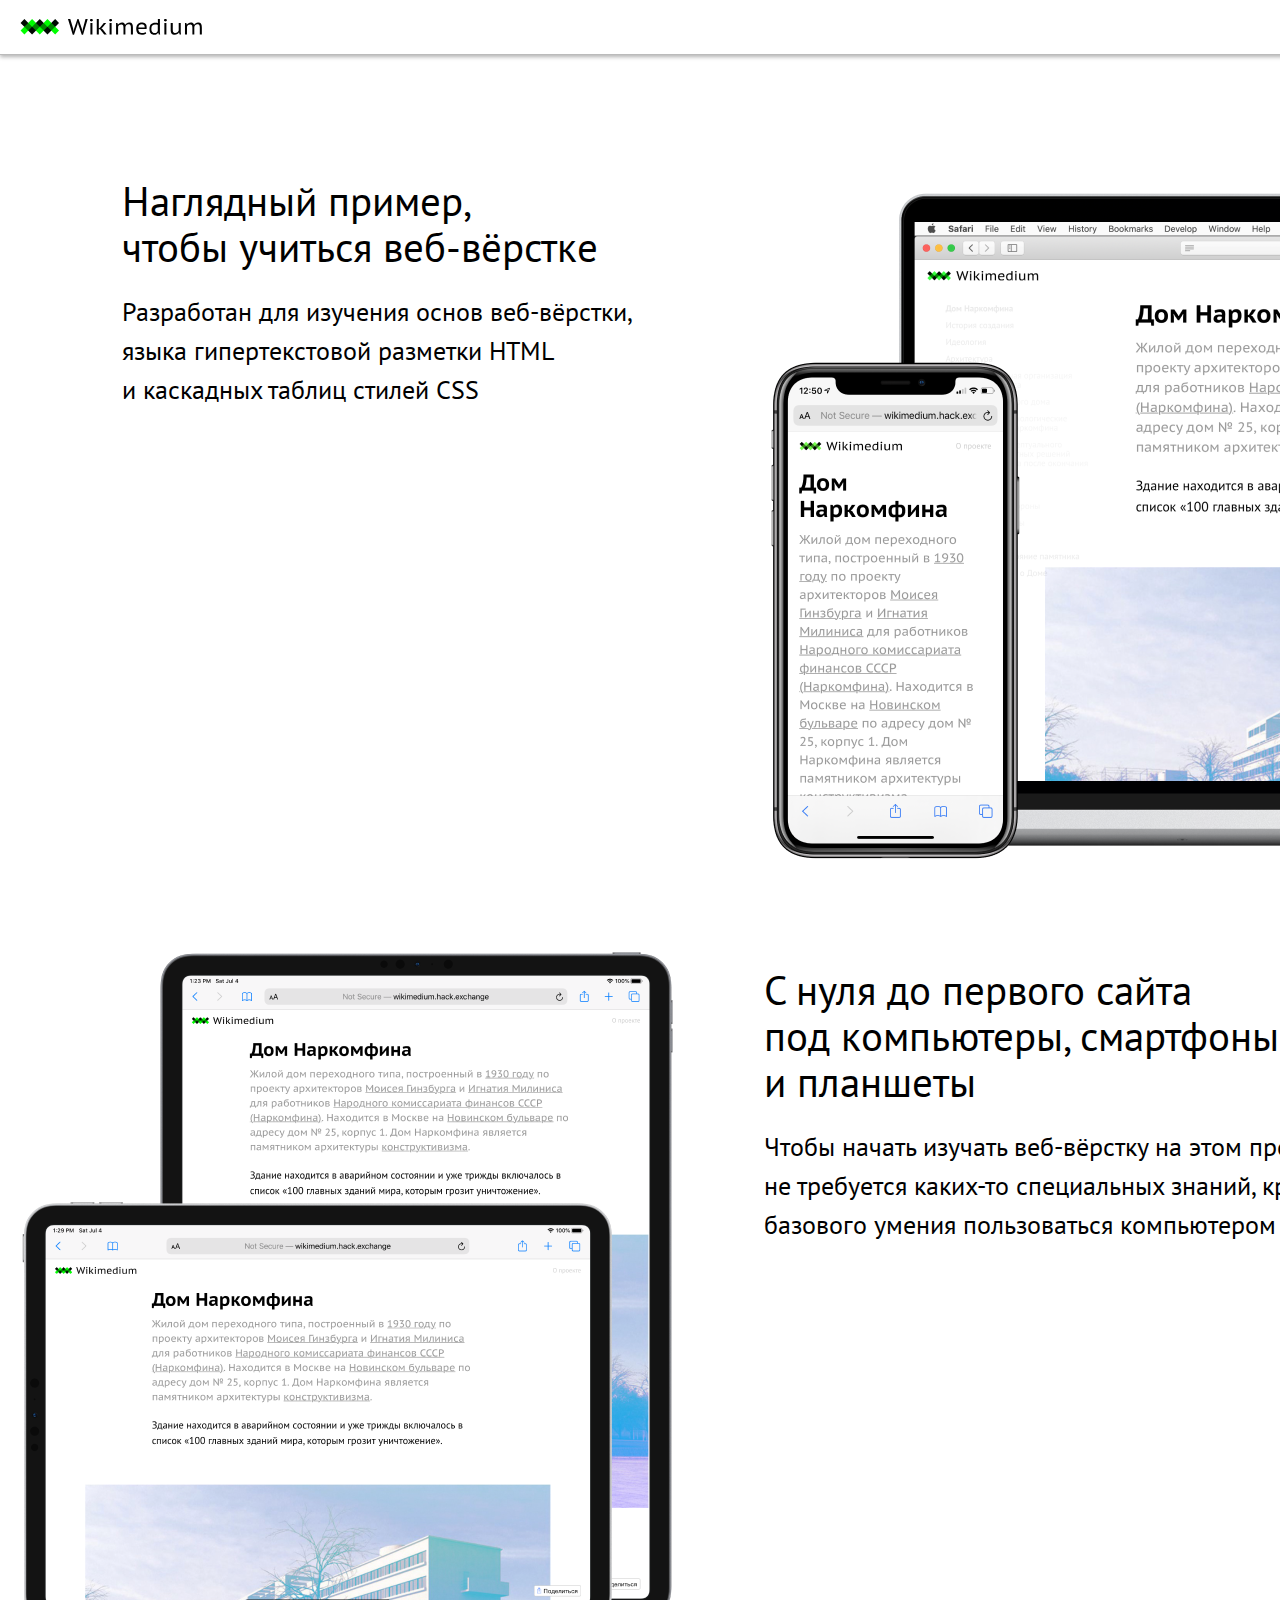
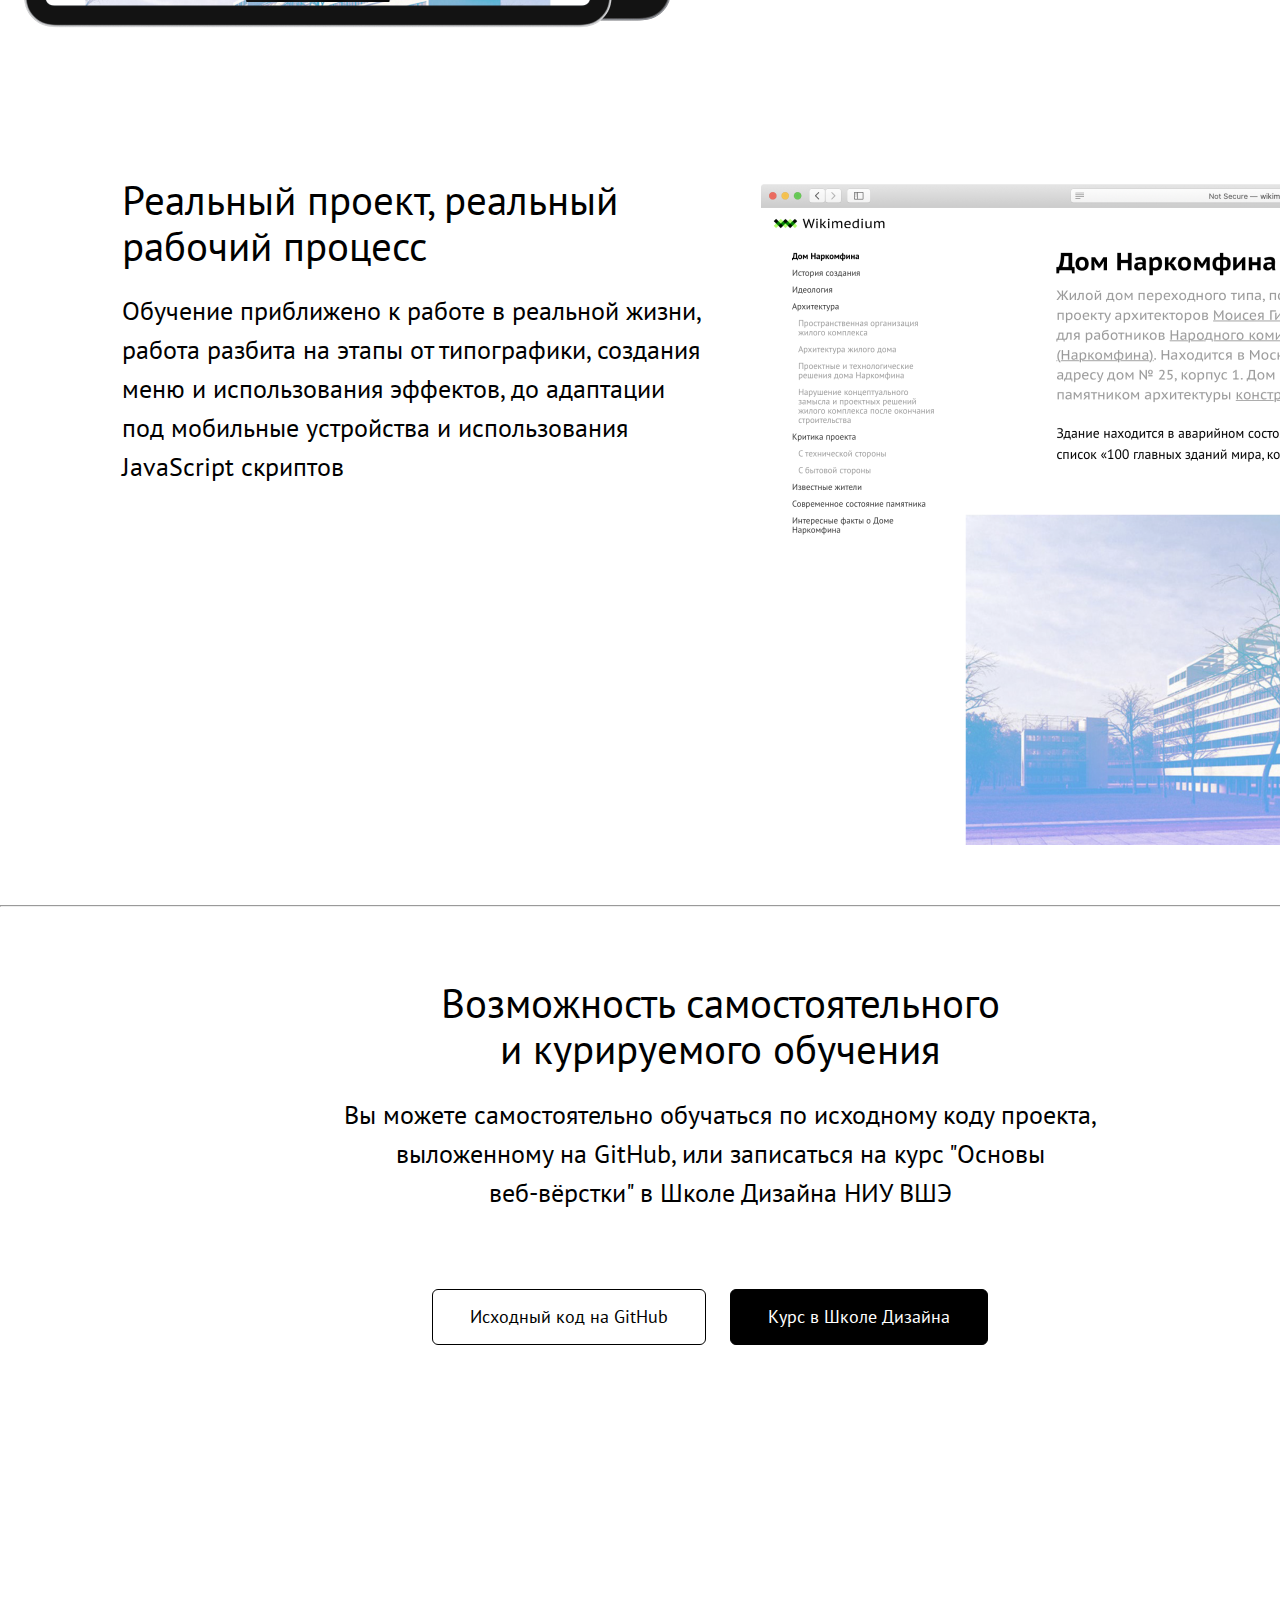
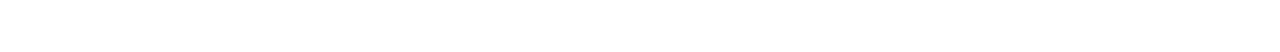
<file: narkomfin/about.html>
<!DOCTYPE html>
<html lang="en" dir="ltr">
  <head>
    <meta charset="utf-8">
    <title>О проекте</title>
    <link rel="stylesheet" href="stylesheets/style.css">
    <style media="screen">
      html {
        background: grey
        display: block;
        height: 100%;
      }
      body {
        height: 3252px;
        width: 1440px;
        position: relative;
        display: block;
        margin: 0 auto;
      }
    </style>
    <link rel="icon" type="image/x-icon" href="images/favicon.ico" />
    <link rel="icon" type="image/png" href="images/favicon.png" />
  </head>
  <body>
    <!-- шапка -->
    <div class="menubar">
      <a href="index.html"><img src="images/logo.svg" alt=""></a>
      <a href="about.html">О проекте</a>
    </div>
    <!-- блоки -->
    <!-- блок1 -->
    <section>
      <div>
        <h2>Наглядный пример, <br> чтобы учиться веб-вёрстке</h2>
        <p>Разработан для изучения основ веб-вёрстки, <br> языка гипертекстовой разметки HTML <br> и каскадных таблиц стилей CSS</p>
      </div>
      <div>
        <img src="images/first.png" alt="">
      </div>
    </section>
    <!-- блок2 -->
    <section>
      <div>
        <img src="images/second.png" alt="">
      </div>
      <div>
        <h2>С нуля до первого сайта <br> под компьютеры, смартфоны <br> и планшеты </h2>
        <p>Чтобы начать изучать веб-вёрстку на этом проекте, <br> не требуется каких-то специальных знаний, кроме <br> базового умения пользоваться компьютером</p>
      </div>
    </section>
    <!-- блок3 -->
    <section>
      <div>
        <h2>Реальный проект, реальный <br> рабочий процесс</h2>
        <p>Обучение приближено к работе в реальной жизни, <br> работа разбита на этапы от типографики, создания <br> меню и использования эффектов, до адаптации <br> под мобильные устройства и использования<br> JavaScript скриптов  </p>
      </div>
      <div>
        <img src="images/third.png" alt="">
      </div>
    </section>
    <hr>
    <section class="bottom_block">
      <h2>Возможность самостоятельного <br> и курируемого обучения</h2>
      <p>Вы можете самостоятельно обучаться по исходному коду проекта, <br> выложенному на GitHub, или записаться на курс "Основы <br>веб-вёрстки" в Школе Дизайна НИУ ВШЭ</p>
      <a href="https://github.com/sordash/domnarkomfina/tree/main/narkomfin">Исходный код на GitHub</a>
      <a class="btn" href="https://design.hse.ru/ba/programming">Курс в Школе Дизайна</a>
    </section>

  </body>
</html>
</file>
<file: stylesheets/style.css>
@import 'reset.css';
@import url('https://fonts.googleapis.com/css?family=PT+Sans+Caption:400,700|PT+Sans:400,400i,700,700i&amp;subset=cyrillic');
@import 'layout.css';
@import 'sidebar.css';
@import 'content.css';
@import "menubar.css";
@import "about.css";
@import "index.css";
@import "responsive.css";
</file>
<file: narkomfin/stylesheets/style.css>
@import 'reset.css';
@import url('https://fonts.googleapis.com/css?family=PT+Sans+Caption:400,700|PT+Sans:400,400i,700,700i&amp;subset=cyrillic');
@import 'layout.css';
@import 'sidebar.css';
@import 'content.css';
@import "menubar.css";
@import "about.css";
</file>
